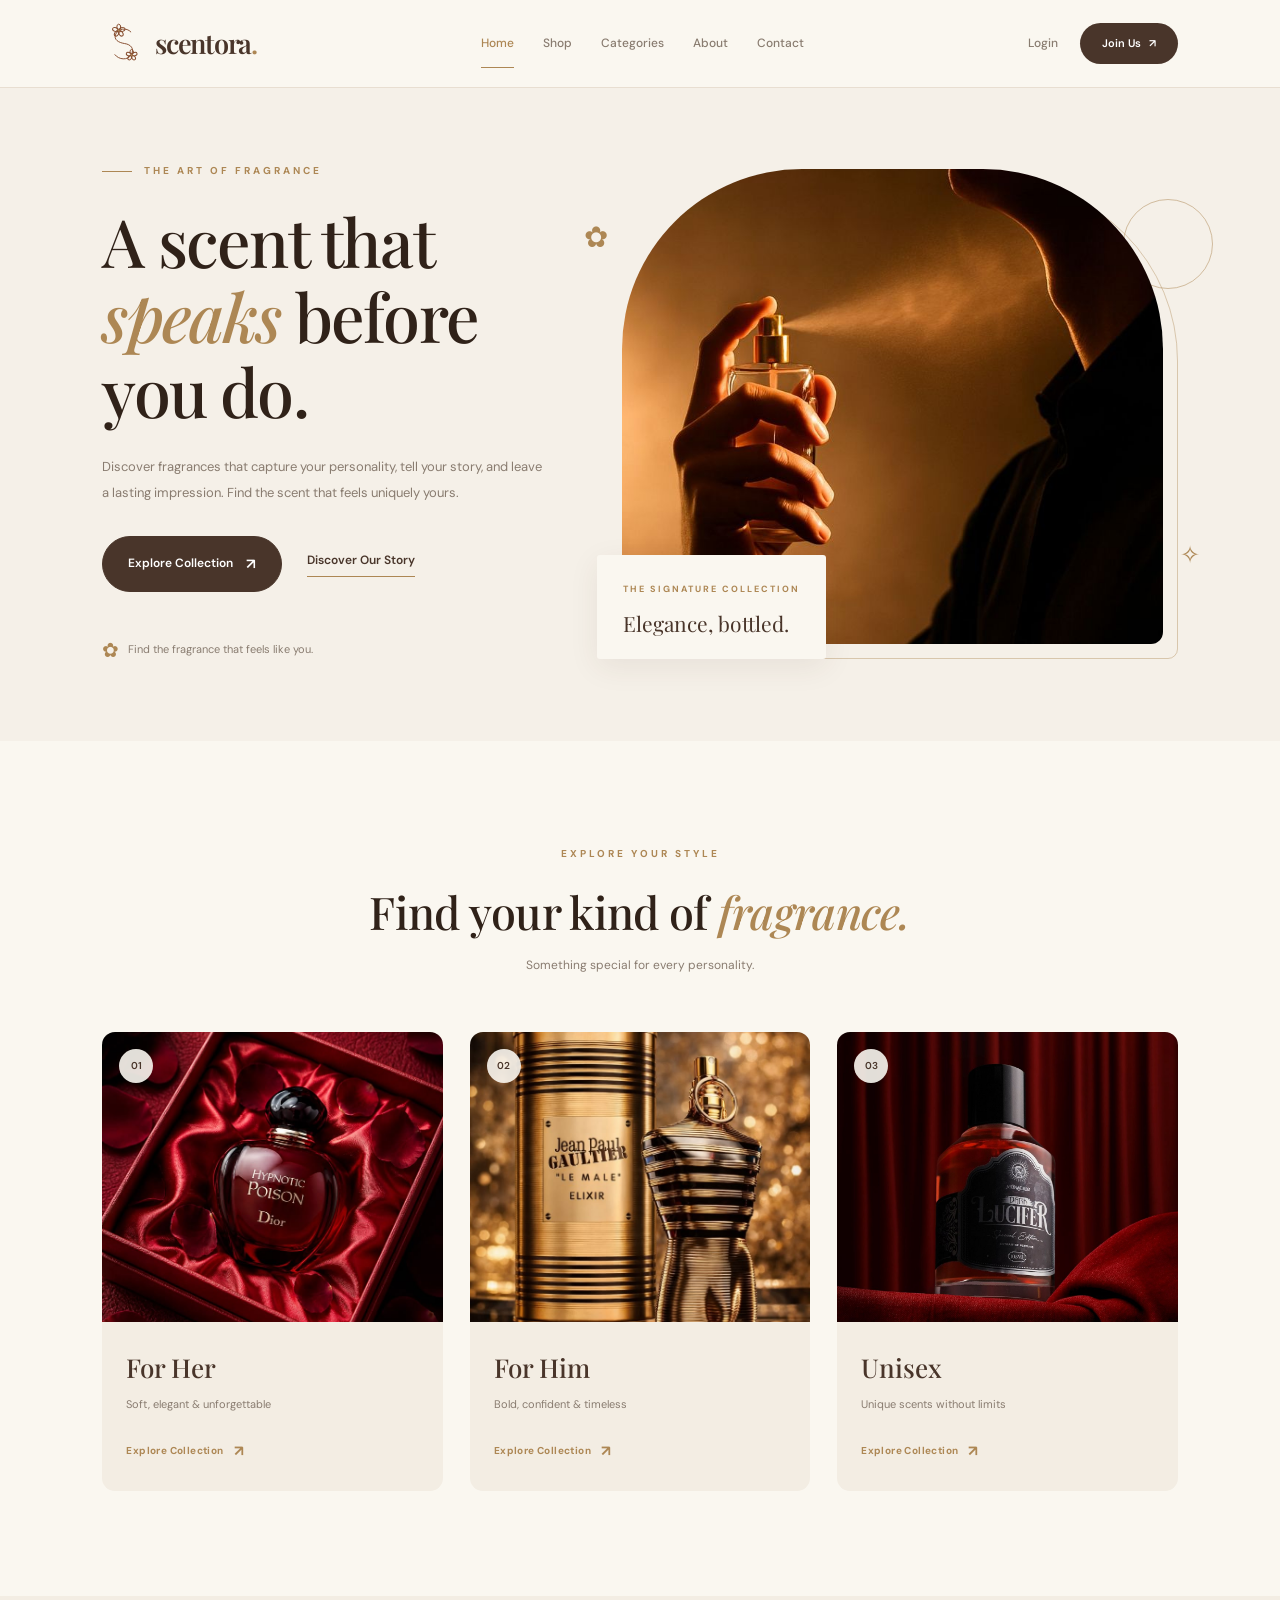
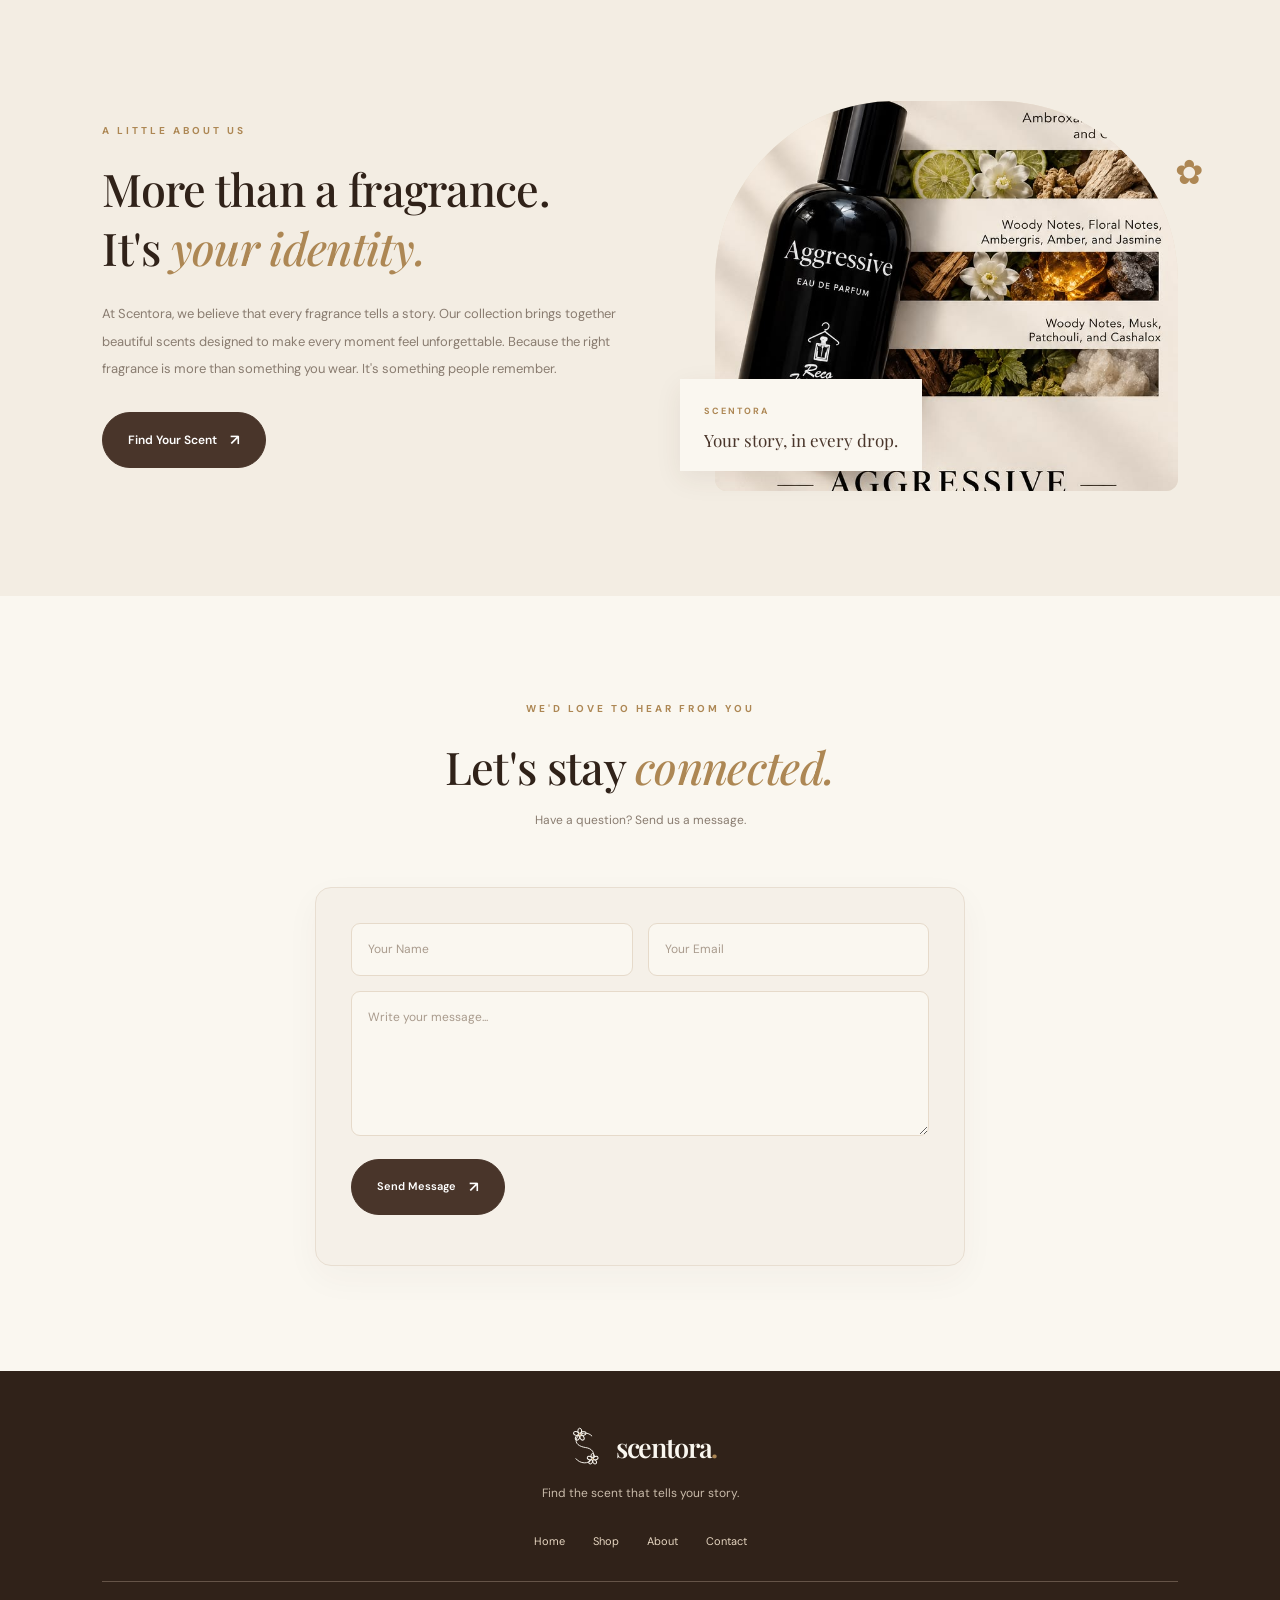
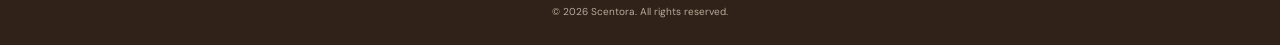
<file: index.html>
<!DOCTYPE html>
<html lang="en">

<head>
    <meta charset="UTF-8">
    <meta name="viewport" content="width=device-width, initial-scale=1.0">

    <title>Scentora | Discover Your Signature Scent</title>

    <link rel="preconnect" href="https://fonts.googleapis.com">
    <link rel="preconnect" href="https://fonts.gstatic.com" crossorigin>

    <link href="https://fonts.googleapis.com/css2?family=DM+Sans:wght@400;500;600;700&family=Playfair+Display:ital,wght@0,400;0,500;0,600;1,400;1,500&display=swap" rel="stylesheet">

    <link rel="stylesheet" href="css/common.css">
    <link rel="stylesheet" href="css/home.css">
</head>

<body>

    <!-- NAVIGATION -->
    <header class="navbar">

        <a href="index.html" class="brand">
            <svg class="brand-logo" viewBox="0 0 100 100"
                 fill="none" xmlns="http://www.w3.org/2000/svg">
                <g stroke="currentColor" stroke-width="2.2"
                   stroke-linecap="round" stroke-linejoin="round">

                    <path d="M67 23C57 12 38 15 32 28C26 41 39 48 52 50C67 52 76 62 68 76C60 90 39 88 30 76"/>

                    <g transform="translate(39 20)">
                        <ellipse cy="-8" rx="4.5" ry="7"/>
                        <ellipse cy="-8" rx="4.5" ry="7" transform="rotate(72)"/>
                        <ellipse cy="-8" rx="4.5" ry="7" transform="rotate(144)"/>
                        <ellipse cy="-8" rx="4.5" ry="7" transform="rotate(216)"/>
                        <ellipse cy="-8" rx="4.5" ry="7" transform="rotate(288)"/>
                        <circle r="2.3" fill="#AD8754" stroke="none"/>
                    </g>

                    <g transform="translate(69 77)">
                        <ellipse cy="-7" rx="4" ry="6"/>
                        <ellipse cy="-7" rx="4" ry="6" transform="rotate(72)"/>
                        <ellipse cy="-7" rx="4" ry="6" transform="rotate(144)"/>
                        <ellipse cy="-7" rx="4" ry="6" transform="rotate(216)"/>
                        <ellipse cy="-7" rx="4" ry="6" transform="rotate(288)"/>
                        <circle r="2" fill="#AD8754" stroke="none"/>
                    </g>

                </g>
            </svg>

            <span class="brand-name">scentora<span>.</span></span>
        </a>

        <nav class="nav-links">
            <a href="index.html" class="active">Home</a>
            <a href="shops.html">Shop</a>
            <a href="#categories">Categories</a>
            <a href="#about">About</a>
            <a href="#contact">Contact</a>
        </nav>

        <div class="nav-actions">
            <a href="login.html" class="login-link">Login</a>
            <a href="register.html" class="nav-button">Join Us <span>↗</span></a>
        </div>

    </header>


    <main>

        <!-- HERO -->
        <section class="hero">

            <div class="hero-content">

                <div class="hero-label">
                    <span class="label-line"></span>
                    THE ART OF FRAGRANCE
                </div>

                <h1>
                    A scent that
                    <span>speaks</span>
                    before you do.
                </h1>

                <p class="hero-description">
                    Discover fragrances that capture your personality,
                    tell your story, and leave a lasting impression.
                    Find the scent that feels uniquely yours.
                </p>

                <div class="hero-buttons">

                    <a href="shops.html" class="primary-button">
                        Explore Collection <span>↗</span>
                    </a>

                    <a href="#about" class="secondary-button">
                        Discover Our Story
                    </a>

                </div>

                <div class="hero-note">
                    <span class="note-flower">✿</span>
                    Find the fragrance that feels like you.
                </div>

            </div>


            <div class="hero-visual">

                <div class="hero-image-frame">
                    <img
                        src="assets/images/in13.jpg"
                        alt="Luxury perfume bottle"
                    >
                </div>

                <div class="image-caption">
                    <span>THE SIGNATURE COLLECTION</span>
                    <p>Elegance, bottled.</p>
                </div>

                <div class="hero-decoration hero-decoration-one"></div>
                <div class="hero-decoration hero-decoration-two"></div>

                <span class="floating-flower flower-one">✿</span>
                <span class="floating-flower flower-two">✧</span>

            </div>

        </section>


        <!-- CATEGORIES -->
        <section class="categories section-padding" id="categories">

            <div class="section-heading">

                <p class="eyebrow">EXPLORE YOUR STYLE</p>

                <h2>
                    Find your kind of
                    <span>fragrance.</span>
                </h2>

                <p>Something special for every personality.</p>

            </div>


            <div class="category-grid">

                <a href="shops.html?category=women#products"
                   class="category-card women">

                    <div class="category-image-wrapper">
                        <img
                            src="assets/images/in4.jpg"
                            alt="Women's perfume collection"
                            class="category-image"
                        >
                        <span class="category-number">01</span>
                    </div>

                    <div class="category-info">
                        <h3>For Her</h3>
                        <p>Soft, elegant & unforgettable</p>
                        <span>Explore Collection <b>↗</b></span>
                    </div>

                </a>


                <a href="shops.html?category=men#products"
                   class="category-card men">

                    <div class="category-image-wrapper">
                        <img
                            src="assets/images/in8.jpg"
                            alt="Men's perfume collection"
                            class="category-image"
                        >
                        <span class="category-number">02</span>
                    </div>

                    <div class="category-info">
                        <h3>For Him</h3>
                        <p>Bold, confident & timeless</p>
                        <span>Explore Collection <b>↗</b></span>
                    </div>

                </a>


                <a href="shops.html?category=unisex#products"
                   class="category-card unisex">

                    <div class="category-image-wrapper">
                        <img
                            src="assets/images/in12.jpg"
                            alt="Unisex perfume collection"
                            class="category-image"
                        >
                        <span class="category-number">03</span>
                    </div>

                    <div class="category-info">
                        <h3>Unisex</h3>
                        <p>Unique scents without limits</p>
                        <span>Explore Collection <b>↗</b></span>
                    </div>

                </a>

            </div>

        </section>


        <!-- ABOUT -->
        <section class="about section-padding" id="about">

            <div class="about-content">

                <p class="eyebrow">A LITTLE ABOUT US</p>

                <h2>
                    More than a fragrance.
                    <br>
                    It's <span>your identity.</span>
                </h2>

                <p>
                    At Scentora, we believe that every fragrance tells a story.
                    Our collection brings together beautiful scents designed
                    to make every moment feel unforgettable.
                    Because the right fragrance is more than something you wear.
                    It's something people remember.
                </p>

                <a href="shops.html" class="primary-button">
                    Find Your Scent <span>↗</span>
                </a>

            </div>


            <div class="about-decoration">

                <img
                    src="assets/images/in20.jpg"
                    alt="Scentora fragrance collection"
                >

                <div class="about-image-caption">
                    <span>SCENTORA</span>
                    <p>Your story, in every drop.</p>
                </div>

                <span class="about-flower">✿</span>

            </div>

        </section>


        <!-- CONTACT -->
        <section class="contact section-padding" id="contact">

            <div class="section-heading">

                <p class="eyebrow">WE'D LOVE TO HEAR FROM YOU</p>

                <h2>
                    Let's stay <span>connected.</span>
                </h2>

                <p>Have a question? Send us a message.</p>

            </div>


            <form class="contact-form" id="contactForm">

                <div class="form-row">

                    <input
                        type="text"
                        id="contactName"
                        placeholder="Your Name"
                        required
                    >

                    <input
                        type="email"
                        id="contactEmail"
                        placeholder="Your Email"
                        required
                    >

                </div>

                <textarea
                    id="contactMessage"
                    placeholder="Write your message..."
                    required
                ></textarea>

                <button type="submit" class="primary-button">
                    Send Message <span>↗</span>
                </button>

                <p id="formMessage" aria-live="polite"></p>

            </form>

        </section>

    </main>


    <!-- FOOTER -->
    <footer class="footer">

        <a href="index.html" class="brand footer-brand">

            <svg class="brand-logo" viewBox="0 0 100 100"
                 fill="none" xmlns="http://www.w3.org/2000/svg">
                <g stroke="currentColor" stroke-width="2.2"
                   stroke-linecap="round" stroke-linejoin="round">

                    <path d="M67 23C57 12 38 15 32 28C26 41 39 48 52 50C67 52 76 62 68 76C60 90 39 88 30 76"/>

                    <g transform="translate(39 20)">
                        <ellipse cy="-8" rx="4.5" ry="7"/>
                        <ellipse cy="-8" rx="4.5" ry="7" transform="rotate(72)"/>
                        <ellipse cy="-8" rx="4.5" ry="7" transform="rotate(144)"/>
                        <ellipse cy="-8" rx="4.5" ry="7" transform="rotate(216)"/>
                        <ellipse cy="-8" rx="4.5" ry="7" transform="rotate(288)"/>
                        <circle r="2.3" fill="#AD8754" stroke="none"/>
                    </g>

                    <g transform="translate(69 77)">
                        <ellipse cy="-7" rx="4" ry="6"/>
                        <ellipse cy="-7" rx="4" ry="6" transform="rotate(72)"/>
                        <ellipse cy="-7" rx="4" ry="6" transform="rotate(144)"/>
                        <ellipse cy="-7" rx="4" ry="6" transform="rotate(216)"/>
                        <ellipse cy="-7" rx="4" ry="6" transform="rotate(288)"/>
                        <circle r="2" fill="#AD8754" stroke="none"/>
                    </g>

                </g>
            </svg>

            <span class="brand-name">scentora<span>.</span></span>

        </a>


        <p class="footer-tagline">
            Find the scent that tells your story.
        </p>

        <div class="footer-links">
            <a href="index.html">Home</a>
            <a href="shops.html">Shop</a>
            <a href="#about">About</a>
            <a href="#contact">Contact</a>
        </div>

        <p class="copyright">
            © <span id="year"></span> Scentora. All rights reserved.
        </p>

    </footer>

<script src="js/auth.js"></script>
    <script src="js/home.js"></script>

</body>
</html>
</file>
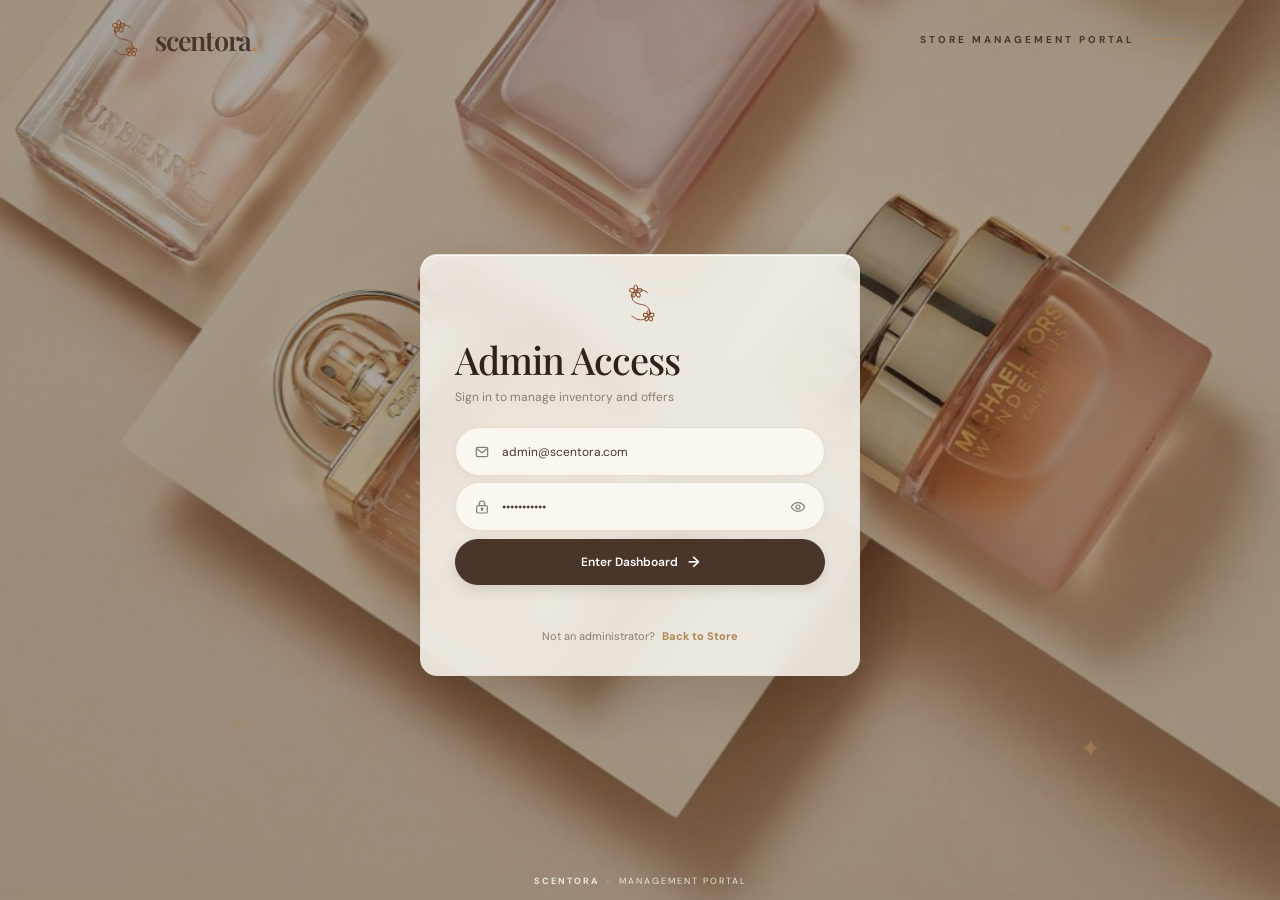
<file: admin-login.html>
<!DOCTYPE html>
<html lang="en">
<head>
    <meta charset="UTF-8">
    <meta name="viewport" content="width=device-width, initial-scale=1.0">
    <title>Admin Portal | Scentora</title>

    <link rel="stylesheet" href="css/auth.css">

    <link rel="preconnect" href="https://fonts.googleapis.com">
    <link rel="preconnect" href="https://fonts.gstatic.com" crossorigin>
    <link href="https://fonts.googleapis.com/css2?family=DM+Sans:wght@400;500;600;700&family=Playfair+Display:ital,wght@0,400;0,500;0,600;1,400;1,500&display=swap" rel="stylesheet">
</head>

<body class="login-page">

    <div class="background-overlay"></div>

    <header class="top-header">
        <a href="index.html" class="brand">
            <svg class="brand-logo" viewBox="0 0 100 100"
                 fill="none" xmlns="http://www.w3.org/2000/svg">
                <g stroke="currentColor" stroke-width="2.2"
                   stroke-linecap="round" stroke-linejoin="round">

                    <path d="M67 23C57 12 38 15 32 28C26 41 39 48 52 50C67 52 76 62 68 76C60 90 39 88 30 76"/>

                    <g transform="translate(39 20)">
                        <ellipse cy="-8" rx="4.5" ry="7"/>
                        <ellipse cy="-8" rx="4.5" ry="7" transform="rotate(72)"/>
                        <ellipse cy="-8" rx="4.5" ry="7" transform="rotate(144)"/>
                        <ellipse cy="-8" rx="4.5" ry="7" transform="rotate(216)"/>
                        <ellipse cy="-8" rx="4.5" ry="7" transform="rotate(288)"/>
                        <circle r="2.3" fill="#AD8754" stroke="none"/>
                    </g>

                    <g transform="translate(69 77)">
                        <ellipse cy="-7" rx="4" ry="6"/>
                        <ellipse cy="-7" rx="4" ry="6" transform="rotate(72)"/>
                        <ellipse cy="-7" rx="4" ry="6" transform="rotate(144)"/>
                        <ellipse cy="-7" rx="4" ry="6" transform="rotate(216)"/>
                        <ellipse cy="-7" rx="4" ry="6" transform="rotate(288)"/>
                        <circle r="2" fill="#AD8754" stroke="none"/>
                    </g>

                </g>
            </svg>

            <span class="brand-name">scentora<span>.</span></span>
        </a>

        <p class="header-tagline">Store Management Portal <span></span></p>
    </header>

    <main class="login-main">

        <div class="petal petal-one">✧</div>
        <div class="petal petal-two">✦</div>
        <div class="petal petal-three">✧</div>
        <div class="petal petal-four">✦</div>

        <section class="login-card">

            <div class="card-logo">
                <svg viewBox="0 0 100 100"
                     fill="none" xmlns="http://www.w3.org/2000/svg">
                    <g stroke="currentColor" stroke-width="2.2"
                       stroke-linecap="round" stroke-linejoin="round">

                        <path d="M67 23C57 12 38 15 32 28C26 41 39 48 52 50C67 52 76 62 68 76C60 90 39 88 30 76"/>

                        <g transform="translate(39 20)">
                            <ellipse cy="-8" rx="4.5" ry="7"/>
                            <ellipse cy="-8" rx="4.5" ry="7" transform="rotate(72)"/>
                            <ellipse cy="-8" rx="4.5" ry="7" transform="rotate(144)"/>
                            <ellipse cy="-8" rx="4.5" ry="7" transform="rotate(216)"/>
                            <ellipse cy="-8" rx="4.5" ry="7" transform="rotate(288)"/>
                            <circle r="2.3" fill="#AD8754" stroke="none"/>
                        </g>

                        <g transform="translate(69 77)">
                            <ellipse cy="-7" rx="4" ry="6"/>
                            <ellipse cy="-7" rx="4" ry="6" transform="rotate(72)"/>
                            <ellipse cy="-7" rx="4" ry="6" transform="rotate(144)"/>
                            <ellipse cy="-7" rx="4" ry="6" transform="rotate(216)"/>
                            <ellipse cy="-7" rx="4" ry="6" transform="rotate(288)"/>
                            <circle r="2" fill="#AD8754" stroke="none"/>
                        </g>

                    </g>
                </svg>
            </div>

            <h1>Admin Access</h1>
            <p class="card-subtitle">Sign in to manage inventory and offers</p>

            <form id="adminBypassForm" novalidate>

                <div class="input-field">
                    <span class="input-icon">
                        <svg viewBox="0 0 24 24" aria-hidden="true">
                            <rect x="3.5" y="5" width="17" height="14" rx="2"/>
                            <path d="M4 7L12 13L20 7"/>
                        </svg>
                    </span>

                    <input
                        type="email"
                        id="adminEmail"
                        value="admin@scentora.com"
                        placeholder="Admin Email"
                        autocomplete="email"
                    >
                </div>

                <div class="input-field password-field">
                    <span class="input-icon">
                        <svg viewBox="0 0 24 24" aria-hidden="true">
                            <rect x="4" y="10" width="16" height="11" rx="2"/>
                            <path d="M8 10V7a4 4 0 0 1 8 0v3"/>
                            <circle cx="12" cy="15" r="1.2"/>
                            <path d="M12 16.2V18"/>
                        </svg>
                    </span>

                    <input
                        type="password"
                        id="adminPassword"
                        value="scentora123"
                        placeholder="Admin Password"
                        autocomplete="current-password"
                    >

                    <button type="button" class="show-password" id="toggleAdminPassword" aria-label="Show password">
                        <svg viewBox="0 0 24 24" aria-hidden="true">
                            <path d="M2 12S5.5 5.5 12 5.5S22 12 22 12S18.5 18.5 12 18.5S2 12 2 12Z"/>
                            <circle cx="12" cy="12" r="3"/>
                        </svg>
                    </button>
                </div>

                <button type="submit" class="login-button" id="adminLoginButton">
                    <span>Enter Dashboard</span>
                    <span class="arrow">→</span>
                </button>

                <p class="login-message" id="adminLoginMessage" aria-live="polite"></p>

            </form>

            <p class="signup-text">
                Not an administrator?
                <a href="index.html">Back to Store</a>
            </p>

        </section>
    </main>

    <footer class="page-footer">
        <span>SCENTORA</span> &nbsp;·&nbsp; MANAGEMENT PORTAL
    </footer>

    <script>
        // Toggle password visibility
        const toggleBtn = document.getElementById("toggleAdminPassword");
        const passInput = document.getElementById("adminPassword");
        if (toggleBtn && passInput) {
            toggleBtn.addEventListener("click", () => {
                passInput.type = passInput.type === "password" ? "text" : "password";
            });
        }

        // Direct login without credential validation
        document.getElementById("adminBypassForm").addEventListener("submit", function (e) {
            e.preventDefault();
            localStorage.setItem("scentoraAdminLoggedIn", "true");
            sessionStorage.setItem("scentoraAdminLoggedIn", "true");
            window.location.href = "admin.html";
        });
    </script>
</body>
</html>
</file>
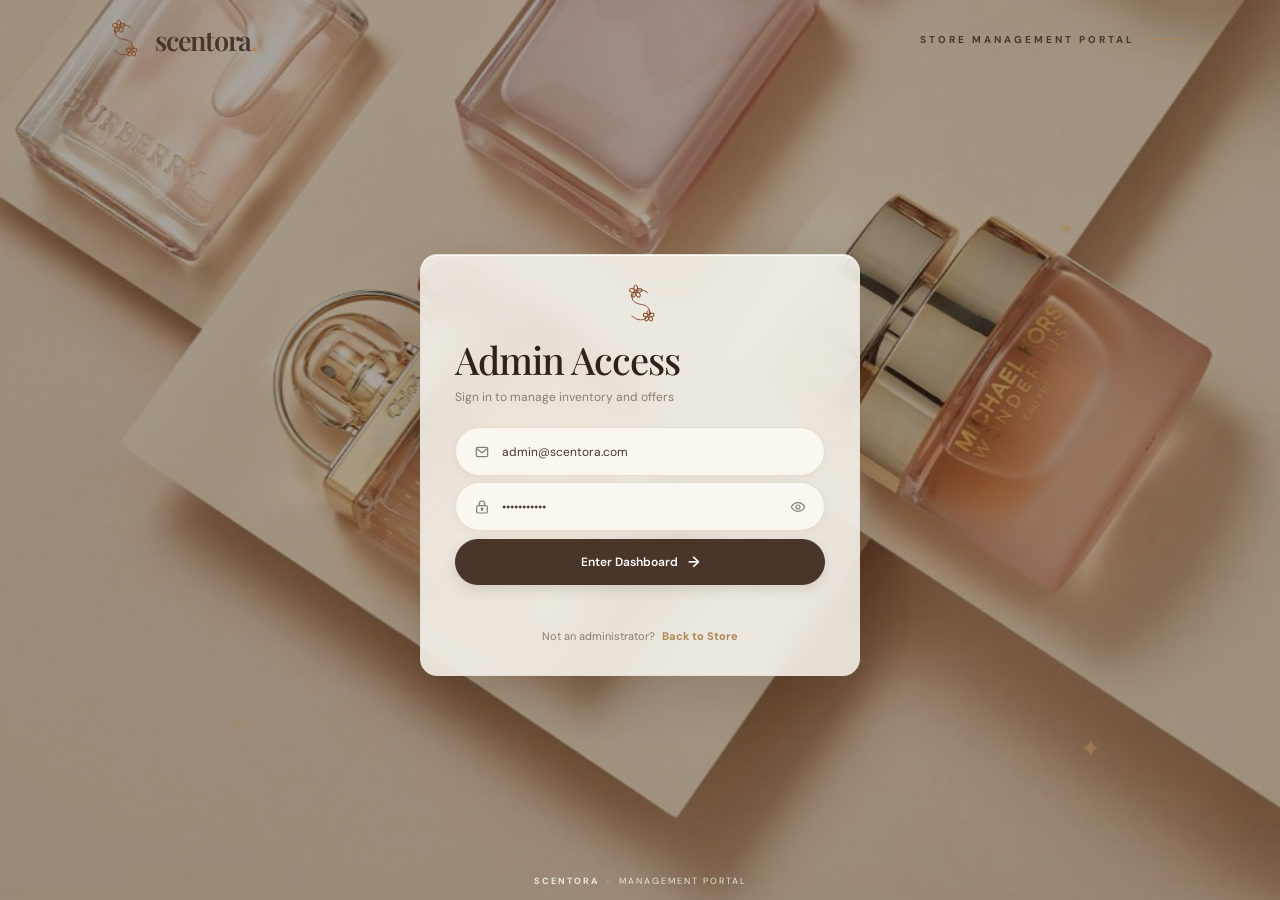
<file: admin-offers.html>
<!DOCTYPE html>
<html lang="en">
<head>
  <meta charset="UTF-8">
  <meta name="viewport" content="width=device-width, initial-scale=1.0">
  <title>Active Offers & Promo Codes | Scentora Admin</title>

  <link rel="preconnect" href="https://fonts.googleapis.com">
  <link rel="preconnect" href="https://fonts.gstatic.com" crossorigin>
  <link href="https://fonts.googleapis.com/css2?family=DM+Sans:wght@400;500;600;700&family=Playfair+Display:ital,wght@0,400;0,500;0,600;1,400;1,500&display=swap" rel="stylesheet">

  <link rel="stylesheet" href="css/admin.css">
  <style>
    .offers-grid {
      display: grid;
      grid-template-columns: repeat(auto-fill, minmax(280px, 1fr));
      gap: 20px;
      margin-top: 20px;
    }
    .offer-card {
      background: #FFFDF9;
      border: 1px solid #E8DED1;
      border-radius: 14px;
      padding: 22px;
      display: flex;
      flex-direction: column;
      justify-content: space-between;
      gap: 16px;
      box-shadow: 0 4px 14px rgba(73, 55, 44, 0.05);
    }
    .offer-card-top {
      display: flex;
      justify-content: space-between;
      align-items: center;
      gap: 10px;
    }
    .offer-code-tag {
      font-family: 'DM Sans', monospace;
      font-size: 18px;
      font-weight: 700;
      letter-spacing: 1.5px;
      color: #49372C;
      background: #F4EDE2;
      padding: 6px 12px;
      border-radius: 8px;
      border: 1px dashed #AD8754;
    }
    .offer-discount-pill {
      background: #75563F;
      color: #FFF;
      font-size: 12px;
      font-weight: 600;
      padding: 5px 12px;
      border-radius: 20px;
    }
    .offer-desc {
      color: #6E5D50;
      font-size: 14px;
      line-height: 1.5;
    }
    .offer-card-actions {
      display: flex;
      gap: 10px;
      padding-top: 12px;
      border-top: 1px solid #EFE6DA;
    }
    .offer-card-actions button {
      flex: 1;
      padding: 8px 12px;
      border-radius: 8px;
      border: 1px solid #D8C7B4;
      background: transparent;
      color: #49372C;
      cursor: pointer;
      font-size: 13px;
      font-weight: 500;
      transition: 0.2s;
    }
    .offer-card-actions button:hover {
      background: #75563F;
      color: #FFF;
      border-color: #75563F;
    }
    .offer-card-actions button.btn-del:hover {
      background: #A44E42;
      border-color: #A44E42;
      color: #FFF;
    }
  </style>
</head>
<body>

  <!-- Redirect to login if admin session isn't active -->
  <script>
    if (sessionStorage.getItem("scentoraAdminLoggedIn") !== "true") {
      window.location.href = "admin-login.html";
    }
  </script>

  <header class="navbar">
    <a href="admin.html" class="brand">
      <svg class="brand-logo" viewBox="0 0 100 100" fill="none" xmlns="http://www.w3.org/2000/svg">
        <g stroke="currentColor" stroke-width="2.2" stroke-linecap="round" stroke-linejoin="round">
          <path d="M67 23C57 12 38 15 32 28C26 41 39 48 52 50C67 52 76 62 68 76C60 90 39 88 30 76"/>
          <g transform="translate(39 20)">
            <ellipse cy="-8" rx="4.5" ry="7"/>
            <ellipse cy="-8" rx="4.5" ry="7" transform="rotate(72)"/>
            <ellipse cy="-8" rx="4.5" ry="7" transform="rotate(144)"/>
            <ellipse cy="-8" rx="4.5" ry="7" transform="rotate(216)"/>
            <ellipse cy="-8" rx="4.5" ry="7" transform="rotate(288)"/>
            <circle r="2.3" fill="#AD8754" stroke="none"/>
          </g>
          <g transform="translate(69 77)">
            <ellipse cy="-7" rx="4" ry="6"/>
            <ellipse cy="-7" rx="4" ry="6" transform="rotate(72)"/>
            <ellipse cy="-7" rx="4" ry="6" transform="rotate(144)"/>
            <ellipse cy="-7" rx="4" ry="6" transform="rotate(216)"/>
            <ellipse cy="-7" rx="4" ry="6" transform="rotate(288)"/>
            <circle r="2" fill="#AD8754" stroke="none"/>
          </g>
        </g>
      </svg>
      <span class="brand-name">scentora<span>.</span></span>
    </a>

    <div class="nav-actions">
      <a href="admin.html" class="secondary-button">← Back to Dashboard</a>
      <a href="shops.html" class="nav-button">View Storefront</a>
    </div>
  </header>

  <section class="page-banner">
    <p class="eyebrow">PROMOTIONS & DISCOUNTS</p>
    <h1>Active <span>Offers</span></h1>
    <p class="banner-sub">All promo codes here sync directly with Scentora checkout and storefront banners.</p>
  </section>

  <main class="admin-container">
    <section class="panel">
      <h2 id="offer-form-title">Create New Promo Code</h2>
      <form id="manage-offer-form">
        <!-- -1 indicates create mode; >= 0 holds array index when editing -->
        <input type="hidden" id="offer-edit-index" value="-1">
        <input type="text" id="manage-offer-code" placeholder="Promo Code (e.g. SCENT20)" required>
        <input type="number" id="manage-offer-discount" placeholder="Discount Percentage (e.g. 20)" min="1" max="90" required>
        <input type="text" id="manage-offer-desc" placeholder="Short Description (e.g. Selected Fragrances)">
        <div class="form-buttons">
          <button type="submit" id="save-offer-btn" class="nav-button">Save Offer</button>
          <button type="button" id="cancel-offer-edit" class="secondary-button" style="display:none;">Cancel</button>
        </div>
      </form>
    </section>

    <section class="panel">
      <div style="display:flex; justify-content:space-between; align-items:center;">
        <h2>Active Promo Codes (<span id="offers-page-count">0</span>)</h2>
      </div>
      <div id="offers-cards-container" class="offers-grid"></div>
    </section>
  </main>

  <footer class="footer">
    <p>Store Administration Portal</p>
    <p class="copyright" style="margin-top: 20px;">© 2026 Scentora. All rights reserved.</p>
  </footer>

  <script>
    const defaultOffers = [
      { code: "SCENT15", discount: 15, desc: "Welcome 15% Off" },
      { code: "LUXURY25", discount: 25, desc: "Selected Fragrances Special" }
    ];

    let offers = JSON.parse(localStorage.getItem("scentora_offers")) || [...defaultOffers];

    function renderOfferCards() {
      const container = document.getElementById("offers-cards-container");
      const countEl = document.getElementById("offers-page-count");
      countEl.textContent = offers.length;
      container.innerHTML = "";

      if (offers.length === 0) {
        container.innerHTML = `<p style="color:#75563F;">No active promo codes yet. Create one on the left.</p>`;
        return;
      }

      offers.forEach((offer, index) => {
        const card = document.createElement("div");
        card.className = "offer-card";
        card.innerHTML = `
          <div>
            <div class="offer-card-top">
              <span class="offer-code-tag">${offer.code}</span>
              <span class="offer-discount-pill">${offer.discount}% OFF</span>
            </div>
            <p class="offer-desc" style="margin-top: 12px;">${offer.desc || "Storewide Promotional Offer"}</p>
          </div>
          <div class="offer-card-actions">
            <button type="button" onclick="editOffer(${index})">Edit</button>
            <button type="button" class="btn-del" onclick="removeOffer(${index})">Delete</button>
          </div>
        `;
        container.appendChild(card);
      });
    }

    function editOffer(index) {
      const offer = offers[index];
      document.getElementById("offer-edit-index").value = index;
      document.getElementById("manage-offer-code").value = offer.code;
      document.getElementById("manage-offer-discount").value = offer.discount;
      document.getElementById("manage-offer-desc").value = offer.desc || "";
      document.getElementById("offer-form-title").textContent = "Edit Promo Code";
      document.getElementById("save-offer-btn").textContent = "Update Offer";
      document.getElementById("cancel-offer-edit").style.display = "inline-block";
    }

    function resetOfferForm() {
      document.getElementById("offer-edit-index").value = -1;
      document.getElementById("offer-form-title").textContent = "Create New Promo Code";
      document.getElementById("save-offer-btn").textContent = "Save Offer";
      document.getElementById("cancel-offer-edit").style.display = "none";
      document.getElementById("manage-offer-form").reset();
    }

    function removeOffer(index) {
      if (!confirm(`Delete promo code "${offers[index].code}"?`)) return;
      offers.splice(index, 1);
      localStorage.setItem("scentora_offers", JSON.stringify(offers));
      renderOfferCards();
    }

    document.getElementById("cancel-offer-edit").addEventListener("click", resetOfferForm);

    // Save changes to localStorage so cart checkout picks them up immediately
    document.getElementById("manage-offer-form").addEventListener("submit", (e) => {
      e.preventDefault();
      const code = document.getElementById("manage-offer-code").value.trim().toUpperCase();
      const discount = Number(document.getElementById("manage-offer-discount").value);
      const desc = document.getElementById("manage-offer-desc").value.trim();
      const editIndex = Number(document.getElementById("offer-edit-index").value);

      if (editIndex === -1) {
        offers.push({ code, discount, desc });
      } else {
        offers[editIndex] = { code, discount, desc };
        resetOfferForm();
      }

      localStorage.setItem("scentora_offers", JSON.stringify(offers));
      e.target.reset();
      renderOfferCards();
    });

    renderOfferCards();
  </script>
</body>
</html>
</file>
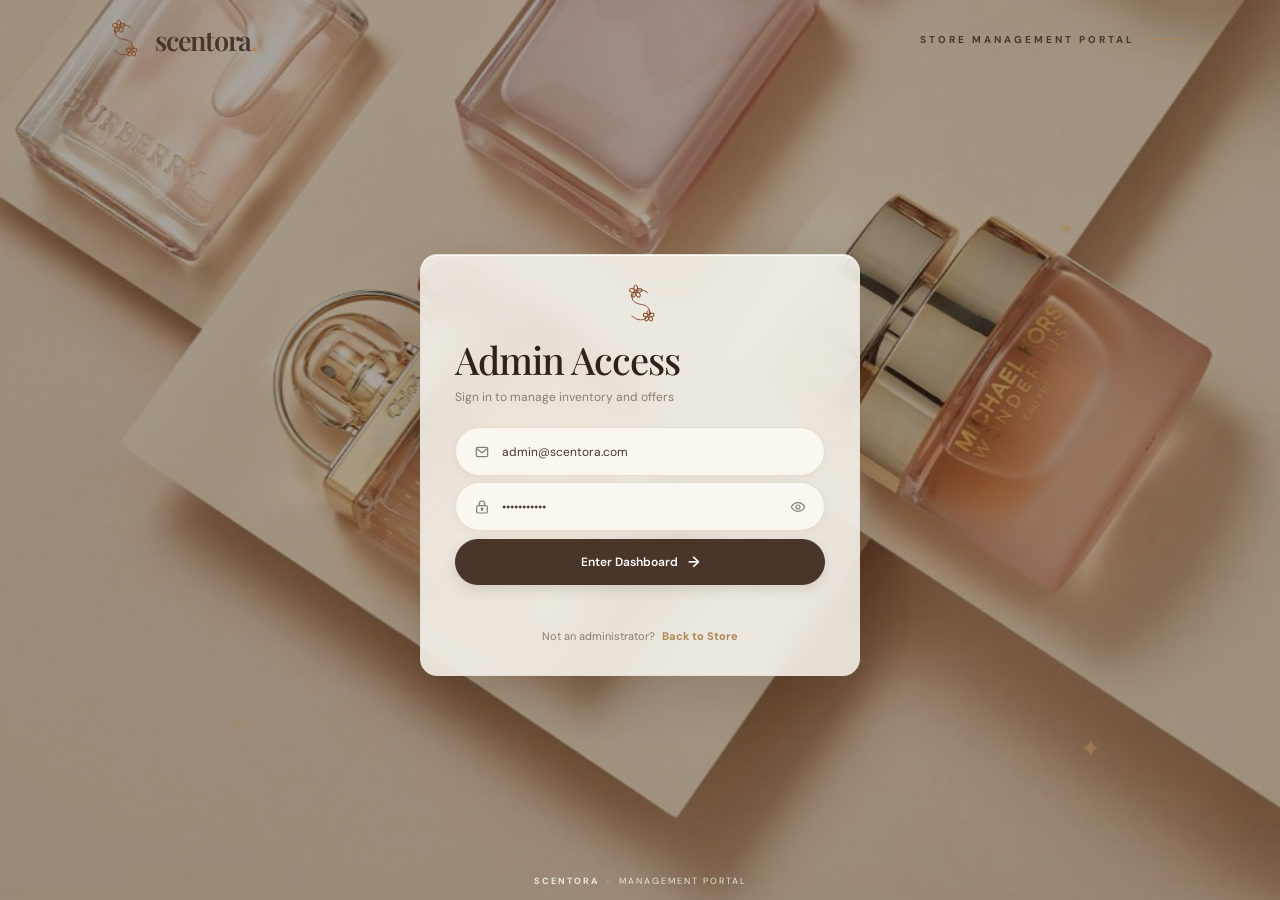
<file: admin-orders.html>
<!DOCTYPE html>
<html lang="en">
<head>
  <meta charset="UTF-8">
  <meta name="viewport" content="width=device-width, initial-scale=1.0">
  <title>Active Orders | Scentora Admin</title>

  <link rel="preconnect" href="https://fonts.googleapis.com">
  <link rel="preconnect" href="https://fonts.gstatic.com" crossorigin>
  <link href="https://fonts.googleapis.com/css2?family=DM+Sans:wght@400;500;600;700&family=Playfair+Display:ital,wght@0,400;0,500;0,600;1,400;1,500&display=swap" rel="stylesheet">

  <link rel="stylesheet" href="css/admin.css">
  <style>
    .brand {
      display: inline-flex;
      align-items: center;
      gap: 10px;
      flex-shrink: 0;
      text-decoration: none;
    }

    .brand-logo {
      width: 43px;
      height: 43px;
      color: #854B2C;
      display: block;
      transition: transform 0.5s ease;
    }

    .brand:hover .brand-logo {
      transform: rotate(-12deg);
    }

    .brand-name {
      color: #49352A;
      font-family: "Playfair Display", serif;
      font-size: 27px;
      font-weight: 600;
      letter-spacing: -1.3px;
      line-height: 1;
    }

    .brand-name > span {
      color: #AD8754;
    }

    .admin-badge-pill {
      display: inline-flex;
      align-items: center;
      background-color: #302219;
      color: #FAF7F0;
      border: 1.5px solid #AD8754;
      font-family: "DM Sans", sans-serif;
      font-size: 10px;
      font-weight: 700;
      letter-spacing: 2px;
      text-transform: uppercase;
      padding: 4px 11px;
      border-radius: 50px;
      margin-left: 6px;
      box-shadow: 0 4px 12px rgba(48, 34, 25, 0.22);
    }

    .orders-status-wrapper {
      max-width: 680px;
      margin: 0 auto 80px auto;
      padding: 0 20px;
    }

    .orders-status-card {
      text-align: center;
      padding: 56px 32px;
      border: 1px solid rgba(173, 135, 84, 0.28);
      border-radius: 12px;
      background: #ffffff;
      box-shadow: 0 10px 30px rgba(73, 55, 44, 0.05);
    }

    .orders-status-card h2 {
      font-family: 'Playfair Display', serif;
      font-size: 28px;
      font-weight: 500;
      margin: 12px 0;
      color: #2c221e;
    }

    .orders-status-card h2 span {
      color: #AD8754;
      font-weight: 600;
    }

    .orders-status-card p {
      font-size: 15px;
      color: #6b5e57;
      max-width: 440px;
      margin: 0 auto 28px auto;
      line-height: 1.6;
    }

    .orders-actions {
      display: flex;
      justify-content: center;
      gap: 14px;
      flex-wrap: wrap;
    }
  </style>
</head>
<body>

  <!-- Redirect to login if admin session isn't active -->
  <script>
    const isAdminLoggedIn = sessionStorage.getItem("scentoraAdminLoggedIn") === "true";
    if (!isAdminLoggedIn) {
      window.location.href = "admin-login.html";
    }
  </script>

  <header class="navbar">
    <a href="admin.html" class="brand">
      <svg class="brand-logo" viewBox="0 0 100 100" fill="none" xmlns="http://www.w3.org/2000/svg">
        <g stroke="currentColor" stroke-width="2.2" stroke-linecap="round" stroke-linejoin="round">
          <path d="M67 23C57 12 38 15 32 28C26 41 39 48 52 50C67 52 76 62 68 76C60 90 39 88 30 76"/>
          <g transform="translate(39 20)">
            <ellipse cy="-8" rx="4.5" ry="7"/>
            <ellipse cy="-8" rx="4.5" ry="7" transform="rotate(72)"/>
            <ellipse cy="-8" rx="4.5" ry="7" transform="rotate(144)"/>
            <ellipse cy="-8" rx="4.5" ry="7" transform="rotate(216)"/>
            <ellipse cy="-8" rx="4.5" ry="7" transform="rotate(288)"/>
            <circle r="2.3" fill="#AD8754" stroke="none"/>
          </g>
          <g transform="translate(69 77)">
            <ellipse cy="-7" rx="4" ry="6"/>
            <ellipse cy="-7" rx="4" ry="6" transform="rotate(72)"/>
            <ellipse cy="-7" rx="4" ry="6" transform="rotate(144)"/>
            <ellipse cy="-7" rx="4" ry="6" transform="rotate(216)"/>
            <ellipse cy="-7" rx="4" ry="6" transform="rotate(288)"/>
            <circle r="2" fill="#AD8754" stroke="none"/>
          </g>
        </g>
      </svg>
      <span class="brand-name">scentora<span>.</span></span>
      <span class="admin-badge-pill">ADMIN</span>
    </a>

    <div class="nav-actions" id="admin-nav-actions">
      <a href="admin.html" class="secondary-button">← Back to Dashboard</a>
      <button type="button" id="admin-auth-btn" class="nav-button">Log Out</button>
    </div>
  </header>

  <section class="page-banner">
    <p class="eyebrow">ORDER MANAGEMENT</p>
    <h1>Active <span>Orders</span></h1>
    <p class="banner-sub">Monitor incoming customer checkouts across Scentora.</p>
  </section>

  <main class="orders-status-wrapper">
    <div class="orders-status-card">
      <p class="eyebrow">CURRENT QUEUE</p>
      <h2 id="orders-message">You currently have <span>0</span> active orders.</h2>
      <p id="orders-subtext">Customer orders submitted through the shopping bag will appear here once full order tracking is connected.</p>

      <div class="orders-actions">
        <a href="admin.html" class="nav-button">Return to Dashboard</a>
        <button type="button" id="reset-orders-btn" class="secondary-button">Reset Counter</button>
      </div>
    </div>
  </main>

  <footer class="footer">
    <a href="admin.html" class="brand footer-brand">
      <svg class="brand-logo" viewBox="0 0 100 100" fill="none" xmlns="http://www.w3.org/2000/svg">
        <g stroke="currentColor" stroke-width="2.2" stroke-linecap="round" stroke-linejoin="round">
          <path d="M67 23C57 12 38 15 32 28C26 41 39 48 52 50C67 52 76 62 68 76C60 90 39 88 30 76"/>
          <g transform="translate(39 20)">
            <ellipse cy="-8" rx="4.5" ry="7"/>
            <ellipse cy="-8" rx="4.5" ry="7" transform="rotate(72)"/>
            <ellipse cy="-8" rx="4.5" ry="7" transform="rotate(144)"/>
            <ellipse cy="-8" rx="4.5" ry="7" transform="rotate(216)"/>
            <ellipse cy="-8" rx="4.5" ry="7" transform="rotate(288)"/>
            <circle r="2.3" fill="#AD8754" stroke="none"/>
          </g>
          <g transform="translate(69 77)">
            <ellipse cy="-7" rx="4" ry="6"/>
            <ellipse cy="-7" rx="4" ry="6" transform="rotate(72)"/>
            <ellipse cy="-7" rx="4" ry="6" transform="rotate(144)"/>
            <ellipse cy="-7" rx="4" ry="6" transform="rotate(216)"/>
            <ellipse cy="-7" rx="4" ry="6" transform="rotate(288)"/>
            <circle r="2" fill="#AD8754" stroke="none"/>
          </g>
        </g>
      </svg>
      <span class="brand-name">scentora<span>.</span></span>
    </a>
    <p>Store Administration Portal</p>
    <p class="copyright" style="margin-top: 20px;">© 2026 Scentora. All rights reserved.</p>
  </footer>

  <script>
    const authBtn = document.getElementById("admin-auth-btn");
    if (sessionStorage.getItem("scentoraAdminLoggedIn") === "true") {
      authBtn.textContent = "Log Out";
      authBtn.onclick = function () {
        sessionStorage.removeItem("scentoraAdminLoggedIn");
        window.location.href = "admin-login.html";
      };
    } else {
      authBtn.textContent = "Log In";
      authBtn.onclick = function () {
        window.location.href = "admin-login.html";
      };
    }

    // Read active order count from localStorage
    function renderOrdersMessage() {
      const count = parseInt(localStorage.getItem("scentoraActiveOrders")) || 0;
      const msgEl = document.getElementById("orders-message");
      const label = count === 1 ? "active order" : "active orders";
      msgEl.innerHTML = `You currently have <span>${count}</span> ${label}.`;
    }

    document.addEventListener("DOMContentLoaded", renderOrdersMessage);

    // Sync count automatically if updated from another tab
    window.addEventListener("storage", function (e) {
      if (e.key === "scentoraActiveOrders") {
        renderOrdersMessage();
      }
    });

    document.getElementById("reset-orders-btn").addEventListener("click", function () {
      localStorage.setItem("scentoraActiveOrders", "0");
      renderOrdersMessage();
    });
  </script>

</body>
</html>
</file>
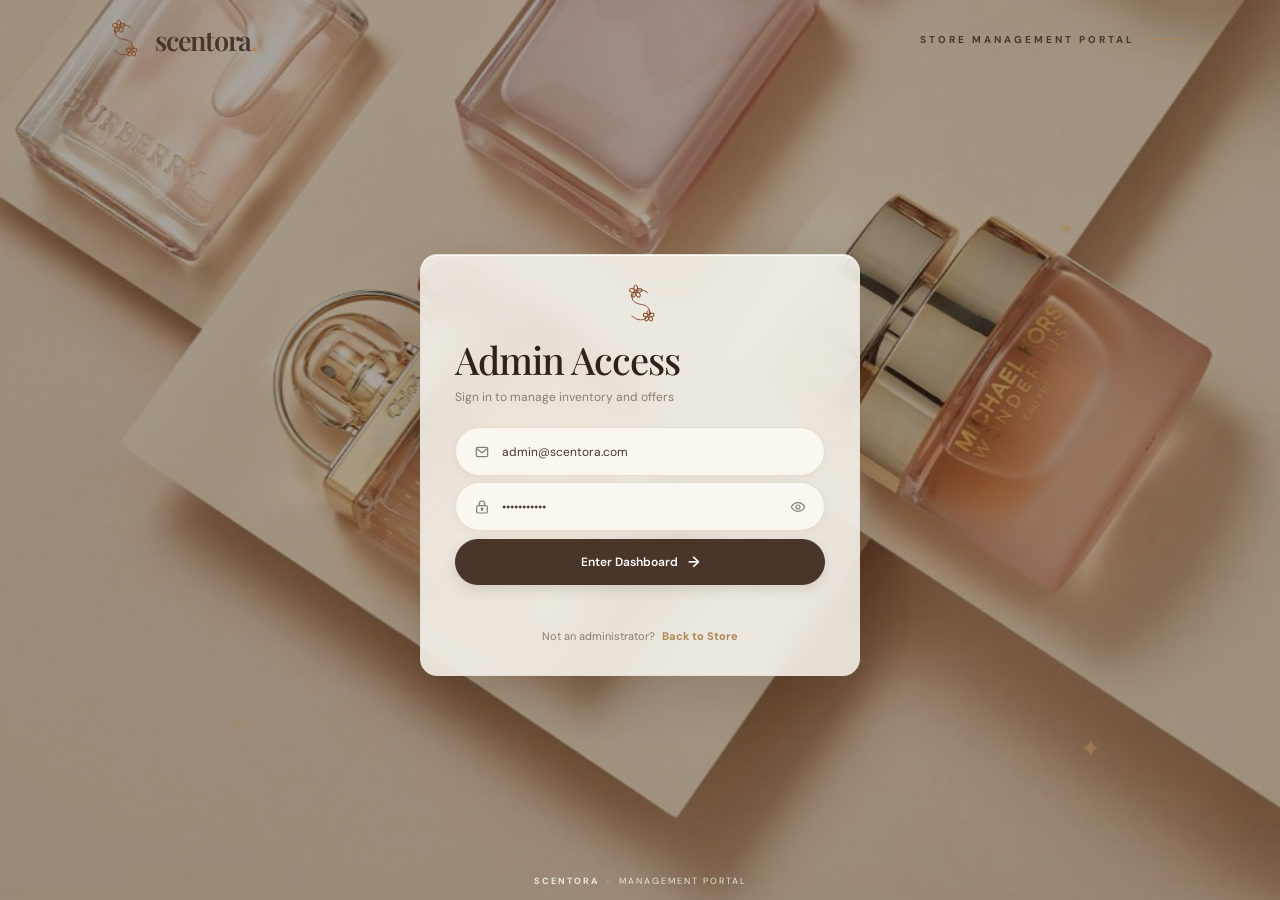
<file: admin-shop.html>
<!DOCTYPE html>
<html lang="en">

<head>
    <meta charset="UTF-8">
    <meta name="viewport" content="width=device-width, initial-scale=1.0">
    <title>Admin Catalog | Scentora</title>

    <link rel="preconnect" href="https://fonts.googleapis.com">
    <link rel="preconnect" href="https://fonts.gstatic.com" crossorigin>
    <link href="https://fonts.googleapis.com/css2?family=DM+Sans:wght@400;500;600;700&family=Playfair+Display:ital,wght@0,400;0,500;0,600;1,400;1,500&display=swap" rel="stylesheet">

    <link rel="stylesheet" href="css/common.css">
    <link rel="stylesheet" href="css/home.css">
    <link rel="stylesheet" href="css/shop.css">
    <style>
        .admin-badge-pill {
            display: inline-flex;
            align-items: center;
            background-color: #302219;
            color: #FAF7F0;
            border: 1.5px solid #AD8754;
            font-family: "DM Sans", sans-serif;
            font-size: 10px;
            font-weight: 700;
            letter-spacing: 2px;
            text-transform: uppercase;
            padding: 4px 11px;
            border-radius: 50px;
            margin-left: 6px;
            box-shadow: 0 4px 12px rgba(48, 34, 25, 0.22);
        }

        .secondary-nav-btn {
            min-height: 40px;
            padding: 0 16px;
            border: 1px solid var(--dark-beige);
            border-radius: var(--radius-pill);
            background-color: var(--white);
            color: var(--brown);
            font-size: 13px;
            font-weight: 600;
            display: inline-flex;
            align-items: center;
            white-space: nowrap;
            transition: all 0.2s ease;
        }

        .secondary-nav-btn:hover {
            border-color: var(--gold);
            color: var(--gold);
        }

        .delete-card-btn {
            position: absolute;
            top: 14px;
            right: 14px;
            z-index: 2;
            width: 34px;
            height: 34px;
            border-radius: 50%;
            border: none;
            background-color: rgba(255, 253, 249, 0.95);
            color: var(--danger);
            font-size: 14px;
            font-weight: 700;
            box-shadow: 0 3px 10px rgba(0, 0, 0, 0.15);
            display: flex;
            align-items: center;
            justify-content: center;
            transition: all 0.2s ease;
        }

        .delete-card-btn:hover {
            background-color: var(--danger);
            color: var(--white);
            transform: scale(1.08);
        }

        .edit-modal-overlay {
            display: none;
            position: fixed;
            inset: 0;
            background-color: rgba(40, 28, 20, 0.55);
            z-index: 1200;
            align-items: center;
            justify-content: center;
            padding: 20px;
        }

        .edit-modal-overlay.show {
            display: flex;
        }

        .edit-modal {
            background-color: var(--light-cream);
            width: 100%;
            max-width: 460px;
            border-radius: var(--radius-md);
            padding: 30px;
            border: 1px solid var(--border);
            box-shadow: 0 15px 40px rgba(0, 0, 0, 0.22);
        }

        .edit-modal-header {
            display: flex;
            justify-content: space-between;
            align-items: center;
            margin-bottom: 20px;
            padding-bottom: 12px;
            border-bottom: 1px solid var(--border);
        }

        .edit-modal-header h2 {
            margin: 0;
            font-family: "Playfair Display", serif;
            font-size: 24px;
            color: var(--brown);
        }

        .edit-modal form {
            display: flex;
            flex-direction: column;
            gap: 14px;
        }

        .edit-modal label {
            display: block;
            font-size: 12px;
            font-weight: 600;
            color: var(--medium-brown);
            margin-bottom: 4px;
        }

        .edit-modal input,
        .edit-modal select {
            width: 100%;
            padding: 12px 14px;
            border: 1px solid var(--dark-beige);
            border-radius: 10px;
            background-color: var(--white);
            color: var(--brown);
            font-size: 14px;
            outline: none;
        }

        .edit-modal input[type="file"] {
            padding: 9px 10px;
            font-size: 13px;
            cursor: pointer;
        }

        .edit-modal input:focus,
        .edit-modal select:focus {
            border-color: var(--gold);
        }

        .modal-grid-row {
            display: grid;
            grid-template-columns: 1fr 1fr;
            gap: 12px;
        }

        .modal-btn-row {
            display: flex;
            gap: 10px;
            margin-top: 8px;
        }

        .modal-btn-row button {
            flex: 1;
            padding: 13px;
            border-radius: var(--radius-pill);
            border: none;
            font-size: 14px;
            font-weight: 600;
            transition: all 0.2s ease;
        }

        .btn-cancel {
            background-color: var(--beige);
            color: var(--brown);
        }

        .btn-cancel:hover {
            background-color: var(--dark-beige);
        }

        .btn-save {
            background-color: var(--brown);
            color: var(--white);
        }

        .btn-save:hover {
            background-color: var(--gold);
        }
    </style>
</head>

<body>

    <!-- Redirect if not authenticated as admin -->
    <script>
        if (sessionStorage.getItem("scentoraAdminLoggedIn") !== "true") {
            window.location.href = "admin-login.html";
        }
    </script>

    <header class="navbar">
        <a href="admin-shop.html" class="brand">
            <svg class="brand-logo" viewBox="0 0 100 100" fill="none" xmlns="http://www.w3.org/2000/svg" aria-hidden="true">
                <g stroke="currentColor" stroke-width="2.2" stroke-linecap="round" stroke-linejoin="round">
                    <path d="M67 23C57 12 38 15 32 28C26 41 39 48 52 50C67 52 76 62 68 76C60 90 39 88 30 76"/>
                    <g transform="translate(39 20)">
                        <ellipse cy="-8" rx="4.5" ry="7"/>
                        <ellipse cy="-8" rx="4.5" ry="7" transform="rotate(72)"/>
                        <ellipse cy="-8" rx="4.5" ry="7" transform="rotate(144)"/>
                        <ellipse cy="-8" rx="4.5" ry="7" transform="rotate(216)"/>
                        <ellipse cy="-8" rx="4.5" ry="7" transform="rotate(288)"/>
                        <circle r="2.3" fill="#AD8754" stroke="none"/>
                    </g>
                    <g transform="translate(69 77)">
                        <ellipse cy="-7" rx="4" ry="6"/>
                        <ellipse cy="-7" rx="4" ry="6" transform="rotate(72)"/>
                        <ellipse cy="-7" rx="4" ry="6" transform="rotate(144)"/>
                        <ellipse cy="-7" rx="4" ry="6" transform="rotate(216)"/>
                        <ellipse cy="-7" rx="4" ry="6" transform="rotate(288)"/>
                        <circle r="2" fill="#AD8754" stroke="none"/>
                    </g>
                </g>
            </svg>
            <span class="brand-name">scentora<span>.</span></span>
            <span class="admin-badge-pill">ADMIN</span>
        </a>

        <nav class="nav-links" aria-label="Main Navigation">
            <a href="admin.html">Dashboard</a>
            <a href="admin-shop.html" class="active">Shop</a>
            <a href="#products" class="nav-cat-btn" data-nav-category="Women">Women</a>
            <a href="#products" class="nav-cat-btn" data-nav-category="Men">Men</a>
            <a href="#products" class="nav-cat-btn" data-nav-category="Unisex">Unisex</a>
            <a href="shops.html" target="_blank">Preview Shop</a>
        </nav>

        <div class="nav-actions">
            <button type="button" class="secondary-nav-btn" id="resetDefaultBtn">Reset Default</button>
            <button type="button" class="cart-button" id="addFragranceBtn">+ Add Fragrance</button>
        </div>
    </header>

    <main>
        <section class="hero">
            <div class="hero-content">
                <div class="hero-label">
                    <span class="label-line"></span>
                    THE ART OF FRAGRANCE
                </div>
                <h1>Discover your <span>signature scent.</span></h1>
                <p class="hero-description">
                    Explore fragrances that capture your personality, tell your story, and leave a lasting impression.
                </p>
                <div class="hero-buttons">
                    <a href="#products" class="primary-button">
                        Explore Collection <span aria-hidden="true">↗</span>
                    </a>
                </div>
            </div>
        </section>

        <section class="products-section section-padding" id="products">
            <div class="section-heading">
                <p id="productCount" aria-live="polite">Discover our collection.</p>
            </div>

            <div class="shop-toolbar">
                <div class="search-container">
                    <input
                        type="search"
                        id="searchInput"
                        placeholder="Search by perfume, brand, or category..."
                        aria-label="Search fragrances"
                    >
                    <button type="button" id="clearSearch" hidden>Clear</button>
                </div>

                <div class="filters">
                    <div class="categories" role="group" aria-label="Filter by category">
                        <button type="button" class="category-btn active" data-category="All" aria-pressed="true">All Perfumes</button>
                        <button type="button" class="category-btn" data-category="Women" aria-pressed="false">Women</button>
                        <button type="button" class="category-btn" data-category="Men" aria-pressed="false">Men</button>
                        <button type="button" class="category-btn" data-category="Unisex" aria-pressed="false">Unisex</button>
                        <button type="button" class="category-btn" data-category="Offers" aria-pressed="false">Special Offers</button>
                    </div>

                    <div class="sort-controls">
                        <select id="sortSelect" aria-label="Sort products">
                            <option value="default">Sort by: Featured</option>
                            <option value="low-high">Price: Low to High</option>
                            <option value="high-low">Price: High to Low</option>
                            <option value="name">Name: A to Z</option>
                        </select>
                        <button type="button" id="resetFilters">Reset</button>
                    </div>
                </div>
            </div>

            <!-- Populated dynamically by admin-shop.js -->
            <div class="products-grid" id="productsGrid"></div>

            <div class="no-products" id="noProducts" hidden>
                <h3>No fragrances found</h3>
                <p>Try adjusting your search or resetting the active filters.</p>
            </div>
        </section>
    </main>

    <!-- Shared modal for adding and editing fragrances (hidden #editProductId tracks edit mode) -->
    <div class="edit-modal-overlay" id="editModalOverlay">
        <div class="edit-modal">
            <div class="edit-modal-header">
                <h2 id="modalHeading">Edit Fragrance</h2>
                <button type="button" class="close-btn" id="closeEditModal" aria-label="Close modal">&times;</button>
            </div>

            <form id="adminShopForm">
                <input type="hidden" id="editProductId">

                <div>
                    <label for="editName">Perfume Name</label>
                    <input type="text" id="editName" placeholder="e.g. Prada Milano" required>
                </div>

                <div class="modal-grid-row">
                    <div>
                        <label for="editCategory">Category</label>
                        <select id="editCategory" required>
                            <option value="Women">Women</option>
                            <option value="Men">Men</option>
                            <option value="Unisex">Unisex</option>
                        </select>
                    </div>

                    <div>
                        <label for="editPrice">Price (EGP)</label>
                        <input type="number" id="editPrice" min="1" required>
                    </div>
                </div>

                <div class="modal-grid-row">
                    <div>
                        <label for="editOldPrice">Old Price (Optional)</label>
                        <input type="number" id="editOldPrice" min="0" placeholder="0">
                    </div>

                    <div>
                        <label for="editImageFile">Upload Image</label>
                        <input type="file" id="editImageFile" accept="image/*">
                    </div>
                </div>

                <div id="imagePreviewWrap" style="display: none; text-align: center;">
                    <img id="editImagePreview" src="" alt="Preview" style="width: 84px; height: 105px; object-fit: cover; border-radius: 10px; border: 1px solid var(--border);">
                </div>

                <div class="modal-btn-row">
                    <button type="button" class="btn-cancel" id="cancelEditModal">Cancel</button>
                    <button type="submit" class="btn-save">Save &amp; Sync to Shop</button>
                </div>
            </form>
        </div>
    </div>

    <div class="toast" id="toast" role="status" aria-live="polite"></div>

    <section class="offer-banner">
        <p class="eyebrow">A LITTLE SOMETHING SPECIAL</p>
        <h2>Special Offers</h2>
        <p id="shopOfferBannerText">Enjoy up to 25% OFF on selected fragrances!</p>
    </section>

    <footer class="footer">
        <a href="admin-shop.html" class="brand footer-brand">
            <svg class="brand-logo" viewBox="0 0 100 100" fill="none" xmlns="http://www.w3.org/2000/svg" aria-hidden="true">
                <g stroke="currentColor" stroke-width="2.2" stroke-linecap="round" stroke-linejoin="round">
                    <path d="M67 23C57 12 38 15 32 28C26 41 39 48 52 50C67 52 76 62 68 76C60 90 39 88 30 76"/>
                    <g transform="translate(39 20)">
                        <ellipse cy="-8" rx="4.5" ry="7"/>
                        <ellipse cy="-8" rx="4.5" ry="7" transform="rotate(72)"/>
                        <ellipse cy="-8" rx="4.5" ry="7" transform="rotate(144)"/>
                        <ellipse cy="-8" rx="4.5" ry="7" transform="rotate(216)"/>
                        <ellipse cy="-8" rx="4.5" ry="7" transform="rotate(288)"/>
                        <circle r="2.3" fill="#AD8754" stroke="none"/>
                    </g>
                    <g transform="translate(69 77)">
                        <ellipse cy="-7" rx="4" ry="6"/>
                        <ellipse cy="-7" rx="4" ry="6" transform="rotate(72)"/>
                        <ellipse cy="-7" rx="4" ry="6" transform="rotate(144)"/>
                        <ellipse cy="-7" rx="4" ry="6" transform="rotate(216)"/>
                        <ellipse cy="-7" rx="4" ry="6" transform="rotate(288)"/>
                        <circle r="2" fill="#AD8754" stroke="none"/>
                    </g>
                </g>
            </svg>
            <span class="brand-name">scentora<span>.</span></span>
        </a>

        <p class="footer-tagline">Find the scent that tells your story.</p>

        <div class="footer-links">
            <a href="admin.html">Dashboard</a>
            <a href="admin-shop.html">Shop</a>
            <a href="shops.html" target="_blank">User Shop</a>
        </div>

        <p class="copyright">© <span id="year"></span> Scentora. All rights reserved.</p>
    </footer>

    <script src="js/products.js"></script>
    <script src="js/admin-shop.js"></script>
    <script>
        document.getElementById("year").textContent = new Date().getFullYear();
    </script>
</body>

</html>
</file>
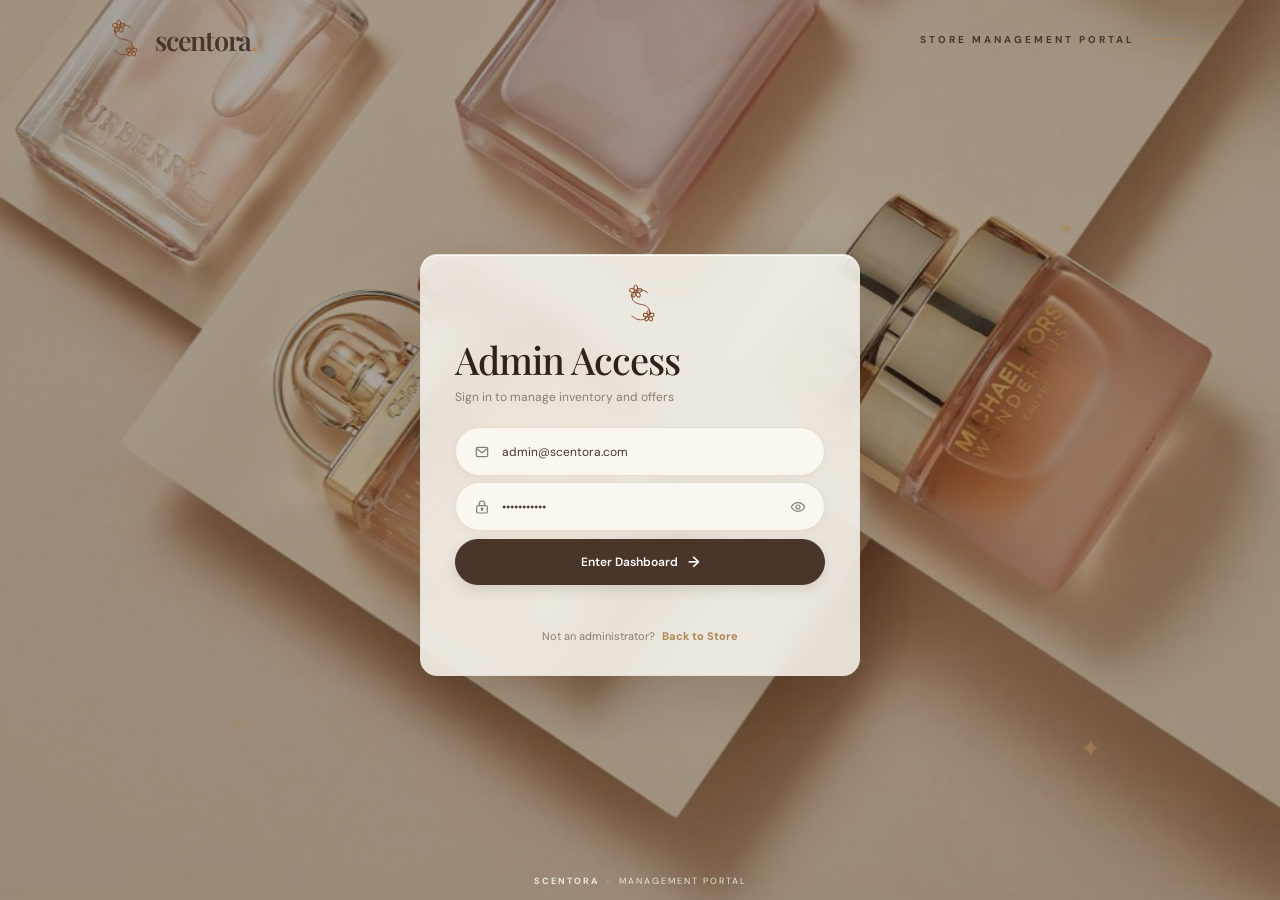
<file: admin.html>
<!DOCTYPE html>
<html lang="en">
<head>
  <meta charset="UTF-8">
  <meta name="viewport" content="width=device-width, initial-scale=1.0">
  <title>Admin Dashboard | Scentora</title>

  <link rel="preconnect" href="https://fonts.googleapis.com">
  <link rel="preconnect" href="https://fonts.gstatic.com" crossorigin>
  <link href="https://fonts.googleapis.com/css2?family=DM+Sans:wght@400;500;600;700&family=Playfair+Display:ital,wght@0,400;0,500;0,600;1,400;1,500&display=swap" rel="stylesheet">

  <link rel="stylesheet" href="css/admin.css">
  <style>
    .brand {
      display: inline-flex;
      align-items: center;
      gap: 10px;
      flex-shrink: 0;
      text-decoration: none;
    }

    .brand-logo {
      width: 43px;
      height: 43px;
      color: #854B2C;
      display: block;
      transition: transform 0.5s ease;
    }

    .brand:hover .brand-logo {
      transform: rotate(-12deg);
    }

    .brand-name {
      color: #49352A;
      font-family: "Playfair Display", serif;
      font-size: 27px;
      font-weight: 600;
      letter-spacing: -1.3px;
      line-height: 1;
    }

    .brand-name > span {
      color: #AD8754;
    }

    .admin-badge-pill {
      display: inline-flex;
      align-items: center;
      background-color: #302219;
      color: #FAF7F0;
      border: 1.5px solid #AD8754;
      font-family: "DM Sans", sans-serif;
      font-size: 10px;
      font-weight: 700;
      letter-spacing: 2px;
      text-transform: uppercase;
      padding: 4px 11px;
      border-radius: 50px;
      margin-left: 6px;
      box-shadow: 0 4px 12px rgba(48, 34, 25, 0.22);
    }

    .stats-bar {
      margin-bottom: 80px;
    }

    .stat-box-link {
      text-decoration: none;
      color: inherit;
      cursor: pointer;
      transition: transform 0.25s ease, box-shadow 0.25s ease, border-color 0.25s ease;
      position: relative;
    }

    .stat-box-link:hover {
      transform: translateY(-4px);
      border-color: #AD8754;
      box-shadow: 0 10px 24px rgba(73, 55, 44, 0.1);
    }

    .stat-hint {
      display: block;
      font-size: 11px;
      color: #AD8754;
      margin-top: 6px;
      font-weight: 500;
      letter-spacing: 0.5px;
    }
  </style>
</head>
<body>

  <!-- Redirect to login if admin session isn't active -->
  <script>
    const isAdminLoggedIn = sessionStorage.getItem("scentoraAdminLoggedIn") === "true";
    if (!isAdminLoggedIn) {
      window.location.href = "admin-login.html";
    }
  </script>

  <header class="navbar">
    <a href="admin.html" class="brand">
      <svg class="brand-logo" viewBox="0 0 100 100" fill="none" xmlns="http://www.w3.org/2000/svg">
        <g stroke="currentColor" stroke-width="2.2" stroke-linecap="round" stroke-linejoin="round">
          <path d="M67 23C57 12 38 15 32 28C26 41 39 48 52 50C67 52 76 62 68 76C60 90 39 88 30 76"/>
          <g transform="translate(39 20)">
            <ellipse cy="-8" rx="4.5" ry="7"/>
            <ellipse cy="-8" rx="4.5" ry="7" transform="rotate(72)"/>
            <ellipse cy="-8" rx="4.5" ry="7" transform="rotate(144)"/>
            <ellipse cy="-8" rx="4.5" ry="7" transform="rotate(216)"/>
            <ellipse cy="-8" rx="4.5" ry="7" transform="rotate(288)"/>
            <circle r="2.3" fill="#AD8754" stroke="none"/>
          </g>
          <g transform="translate(69 77)">
            <ellipse cy="-7" rx="4" ry="6"/>
            <ellipse cy="-7" rx="4" ry="6" transform="rotate(72)"/>
            <ellipse cy="-7" rx="4" ry="6" transform="rotate(144)"/>
            <ellipse cy="-7" rx="4" ry="6" transform="rotate(216)"/>
            <ellipse cy="-7" rx="4" ry="6" transform="rotate(288)"/>
            <circle r="2" fill="#AD8754" stroke="none"/>
          </g>
        </g>
      </svg>
      <span class="brand-name">scentora<span>.</span></span>
      <span class="admin-badge-pill">ADMIN</span>
    </a>

    <div class="nav-actions" id="admin-nav-actions">
      <a href="shops.html" class="secondary-button">View Storefront</a>
      <button type="button" id="admin-auth-btn" class="nav-button">Log Out</button>
    </div>
  </header>

  <section class="page-banner">
    <p class="eyebrow">STORE MANAGEMENT</p>
    <h1>Atelier <span>Admin</span></h1>
    <p class="banner-sub">Select a section below to manage Scentora's fragrance collection, seasonal offers, or customer orders.</p>
  </section>

  <!-- Stat counts are populated dynamically from localStorage via admin.js -->
  <section class="stats-bar">
    <a href="admin-shop.html#products" class="stat-box stat-box-link" title="Open Admin Shop Editor">
      <span class="stat-number" id="total-products-count">0</span>
      <span class="stat-label">FRAGRANCES</span>
      <span class="stat-hint">Edit in Admin Shop →</span>
    </a>

    <a href="admin-offers.html" class="stat-box stat-box-link" title="View & Manage Active Promo Codes">
      <span class="stat-number" id="active-offers-count">0</span>
      <span class="stat-label">ACTIVE OFFERS</span>
      <span class="stat-hint">Manage Promo Codes →</span>
    </a>

    <a href="admin-orders.html" class="stat-box stat-box-link" title="View & Manage Active Orders">
      <span class="stat-number" id="active-orders-count">0</span>
      <span class="stat-label">ACTIVE ORDERS</span>
      <span class="stat-hint">Manage Orders →</span>
    </a>
  </section>

  <footer class="footer">
    <a href="admin.html" class="brand footer-brand">
      <svg class="brand-logo" viewBox="0 0 100 100" fill="none" xmlns="http://www.w3.org/2000/svg">
        <g stroke="currentColor" stroke-width="2.2" stroke-linecap="round" stroke-linejoin="round">
          <path d="M67 23C57 12 38 15 32 28C26 41 39 48 52 50C67 52 76 62 68 76C60 90 39 88 30 76"/>
          <g transform="translate(39 20)">
            <ellipse cy="-8" rx="4.5" ry="7"/>
            <ellipse cy="-8" rx="4.5" ry="7" transform="rotate(72)"/>
            <ellipse cy="-8" rx="4.5" ry="7" transform="rotate(144)"/>
            <ellipse cy="-8" rx="4.5" ry="7" transform="rotate(216)"/>
            <ellipse cy="-8" rx="4.5" ry="7" transform="rotate(288)"/>
            <circle r="2.3" fill="#AD8754" stroke="none"/>
          </g>
          <g transform="translate(69 77)">
            <ellipse cy="-7" rx="4" ry="6"/>
            <ellipse cy="-7" rx="4" ry="6" transform="rotate(72)"/>
            <ellipse cy="-7" rx="4" ry="6" transform="rotate(144)"/>
            <ellipse cy="-7" rx="4" ry="6" transform="rotate(216)"/>
            <ellipse cy="-7" rx="4" ry="6" transform="rotate(288)"/>
            <circle r="2" fill="#AD8754" stroke="none"/>
          </g>
        </g>
      </svg>
      <span class="brand-name">scentora<span>.</span></span>
    </a>
    <p>Store Administration Portal</p>
    <p class="copyright" style="margin-top: 20px;">© 2026 Scentora. All rights reserved.</p>
  </footer>

  <!-- Clear session flag on logout -->
  <script>
    const authBtn = document.getElementById("admin-auth-btn");
    if (sessionStorage.getItem("scentoraAdminLoggedIn") === "true") {
      authBtn.textContent = "Log Out";
      authBtn.onclick = function () {
        sessionStorage.removeItem("scentoraAdminLoggedIn");
        window.location.href = "admin-login.html";
      };
    } else {
      authBtn.textContent = "Log In";
      authBtn.onclick = function () {
        window.location.href = "admin-login.html";
      };
    }
  </script>

  <script src="js/products.js"></script>
  <script src="js/admin.js"></script>
</body>
</html>
</file>
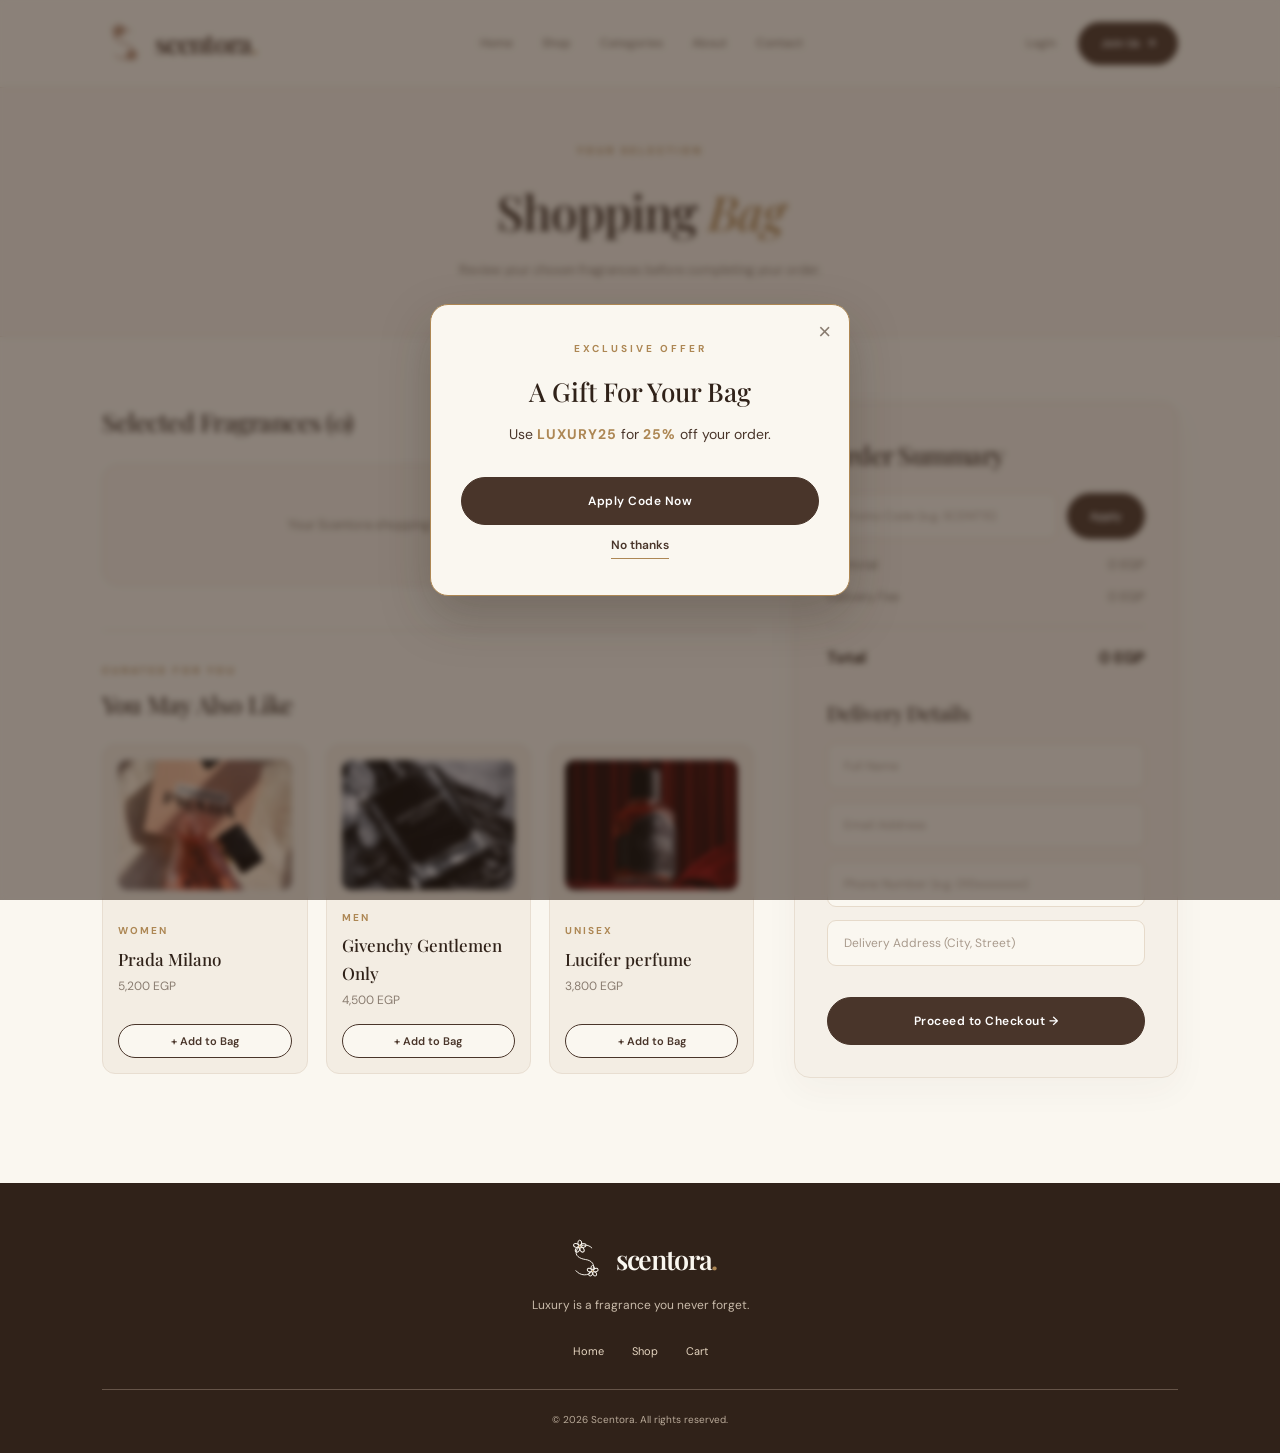
<file: cart.html>
<!DOCTYPE html>
<html lang="en">
<head>
  <meta charset="UTF-8">
  <meta name="viewport" content="width=device-width, initial-scale=1.0">
  <title>Shopping Bag | Scentora</title>

  <link rel="preconnect" href="https://fonts.googleapis.com">
  <link rel="preconnect" href="https://fonts.gstatic.com" crossorigin>
  <link href="https://fonts.googleapis.com/css2?family=DM+Sans:wght@400;500;600;700&family=Playfair+Display:ital,wght@0,400;0,500;0,600;1,400;1,500&display=swap" rel="stylesheet">

  <link rel="stylesheet" href="css/cart.css">
</head>
<body>

  <header class="navbar">

    <a href="index.html" class="brand">
      <svg class="brand-logo" viewBox="0 0 100 100"
           fill="none" xmlns="http://www.w3.org/2000/svg">
        <g stroke="currentColor" stroke-width="2.2"
           stroke-linecap="round" stroke-linejoin="round">

          <path d="M67 23C57 12 38 15 32 28C26 41 39 48 52 50C67 52 76 62 68 76C60 90 39 88 30 76"/>

          <g transform="translate(39 20)">
            <ellipse cy="-8" rx="4.5" ry="7"/>
            <ellipse cy="-8" rx="4.5" ry="7" transform="rotate(72)"/>
            <ellipse cy="-8" rx="4.5" ry="7" transform="rotate(144)"/>
            <ellipse cy="-8" rx="4.5" ry="7" transform="rotate(216)"/>
            <ellipse cy="-8" rx="4.5" ry="7" transform="rotate(288)"/>
            <circle r="2.3" fill="#AD8754" stroke="none"/>
          </g>

          <g transform="translate(69 77)">
            <ellipse cy="-7" rx="4" ry="6"/>
            <ellipse cy="-7" rx="4" ry="6" transform="rotate(72)"/>
            <ellipse cy="-7" rx="4" ry="6" transform="rotate(144)"/>
            <ellipse cy="-7" rx="4" ry="6" transform="rotate(216)"/>
            <ellipse cy="-7" rx="4" ry="6" transform="rotate(288)"/>
            <circle r="2" fill="#AD8754" stroke="none"/>
          </g>

        </g>
      </svg>

      <span class="brand-name">scentora<span>.</span></span>
    </a>

    <nav class="nav-links">
      <a href="index.html">Home</a>
      <a href="shops.html">Shop</a>
      <a href="index.html#categories">Categories</a>
      <a href="index.html#about">About</a>
      <a href="index.html#contact">Contact</a>
    </nav>

    <div class="nav-actions">
      <a href="login.html" class="login-link">Login</a>
      <a href="register.html" class="nav-button">Join Us <span>↗</span></a>
    </div>

  </header>

  <section class="page-banner">
    <p class="eyebrow">YOUR SELECTION</p>
    <h1>Shopping <span>Bag</span></h1>
    <p class="banner-sub">Review your chosen fragrances before completing your order.</p>
  </section>

  <main class="cart-container">
    <section class="cart-items-section">
      <div class="section-header">
        <h2>Selected Fragrances (<span id="item-count">0</span>)</h2>
        <button id="clear-cart-btn" class="secondary-button">Clear Bag</button>
      </div>

      <!-- Populated dynamically by cart.js -->
      <div id="cart-items-list"></div>

      <div class="recommendations-section" id="recommendations-wrapper">
        <div class="rec-header">
          <p class="eyebrow">CURATED FOR YOU</p>
          <h3>You May Also Like</h3>
        </div>
        <div id="recommendations-grid" class="rec-grid"></div>
      </div>
    </section>

    <aside class="checkout-section">
      <h2>Order Summary</h2>

      <div class="promo-box">
        <input type="text" id="promo-input" placeholder="Promo Code (e.g. SCENT15)">
        <button type="button" id="apply-promo-btn" class="nav-button">Apply</button>
      </div>
      <p id="promo-msg" class="promo-status"></p>

      <div class="summary-row">
        <span>Subtotal</span>
        <span id="subtotal">0 EGP</span>
      </div>
      <div class="summary-row" id="discount-row" style="display: none;">
        <span>Discount (<span id="discount-label"></span>)</span>
        <span id="discount-amount" class="gold-text">-0 EGP</span>
      </div>
      <div class="summary-row">
        <span>Delivery Fee</span>
        <span id="shipping">0 EGP</span>
      </div>

      <hr class="divider">

      <div class="summary-row total">
        <span>Total</span>
        <span id="total">0 EGP</span>
      </div>

      <form id="checkout-form" autocomplete="on" novalidate>
        <h3>Delivery Details</h3>
        <input type="text" id="cust-name" name="name" autocomplete="name" placeholder="Full Name" required>
        <input type="email" id="cust-email" name="email" autocomplete="email" placeholder="Email Address" required>
        <input type="tel" id="cust-phone" name="tel" autocomplete="tel" placeholder="Phone Number (e.g. 010xxxxxxxx)" required>
        <input type="text" id="cust-address" name="street-address" autocomplete="street-address" placeholder="Delivery Address (City, Street)" required>

        <p id="error-msg" class="error-text"></p>
        <p id="success-msg" class="success-text"></p>

        <button type="submit" class="checkout-btn">Proceed to Checkout →</button>
      </form>
    </aside>
  </main>

  <footer class="footer">
    <a href="index.html" class="brand footer-brand">
      <svg class="brand-logo" viewBox="0 0 100 100"
           fill="none" xmlns="http://www.w3.org/2000/svg">
        <g stroke="currentColor" stroke-width="2.2"
           stroke-linecap="round" stroke-linejoin="round">

          <path d="M67 23C57 12 38 15 32 28C26 41 39 48 52 50C67 52 76 62 68 76C60 90 39 88 30 76"/>

          <g transform="translate(39 20)">
            <ellipse cy="-8" rx="4.5" ry="7"/>
            <ellipse cy="-8" rx="4.5" ry="7" transform="rotate(72)"/>
            <ellipse cy="-8" rx="4.5" ry="7" transform="rotate(144)"/>
            <ellipse cy="-8" rx="4.5" ry="7" transform="rotate(216)"/>
            <ellipse cy="-8" rx="4.5" ry="7" transform="rotate(288)"/>
            <circle r="2.3" fill="#AD8754" stroke="none"/>
          </g>

          <g transform="translate(69 77)">
            <ellipse cy="-7" rx="4" ry="6"/>
            <ellipse cy="-7" rx="4" ry="6" transform="rotate(72)"/>
            <ellipse cy="-7" rx="4" ry="6" transform="rotate(144)"/>
            <ellipse cy="-7" rx="4" ry="6" transform="rotate(216)"/>
            <ellipse cy="-7" rx="4" ry="6" transform="rotate(288)"/>
            <circle r="2" fill="#AD8754" stroke="none"/>
          </g>

        </g>
      </svg>

      <span class="brand-name">scentora<span>.</span></span>
    </a>

    <p class="footer-tagline">Luxury is a fragrance you never forget.</p>

    <div class="footer-links">
      <a href="index.html">Home</a>
      <a href="shops.html">Shop</a>
      <a href="cart.html">Cart</a>
    </div>

    <p class="copyright">© 2026 Scentora. All rights reserved.</p>
  </footer>

  <!-- Promo modal toggled on load when active offers exist -->
  <div id="promo-popup" class="promo-modal-overlay" style="display: none;">
    <div class="promo-modal-card">
      <button type="button" id="close-promo-popup" class="promo-modal-close" aria-label="Close">×</button>
      <p class="eyebrow">EXCLUSIVE OFFER</p>
      <h3>A Gift For Your Bag</h3>
      <p id="promo-popup-text" class="promo-modal-desc"></p>
      <div class="promo-modal-actions">
        <button type="button" id="apply-popup-promo-btn" class="checkout-btn">Apply Code Now</button>
        <button type="button" id="dismiss-promo-popup" class="secondary-button">No thanks</button>
      </div>
    </div>
  </div>

  <!-- Load catalog data before cart.js so recommendations can access products -->
  <script src="js/products.js"></script>
  <script src="js/cart.js"></script>

  <!-- Sync active order count to localStorage for the admin dashboard -->
  <script>
    document.getElementById("checkout-form").addEventListener("submit", function () {
      const name = document.getElementById("cust-name").value.trim();
      const email = document.getElementById("cust-email").value.trim();
      const phone = document.getElementById("cust-phone").value.trim();
      const address = document.getElementById("cust-address").value.trim();

      if (name && email && phone && address) {
        const currentOrders = parseInt(localStorage.getItem("scentoraActiveOrders")) || 0;
        localStorage.setItem("scentoraActiveOrders", currentOrders + 1);
      }
    });
  </script>
</body>
</html>
</file>
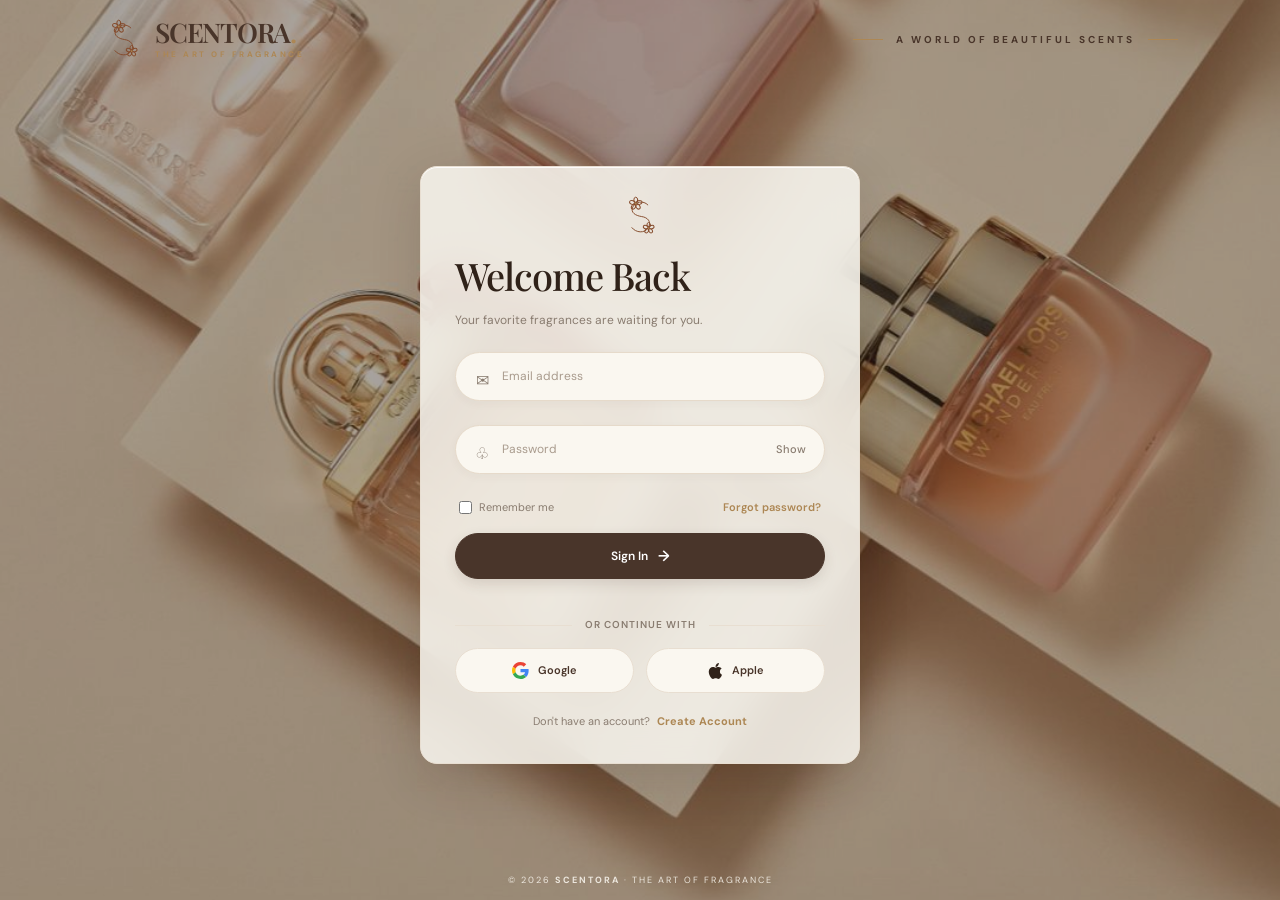
<file: login.html>
<!DOCTYPE html>
<html lang="en">
<head>
    <meta charset="UTF-8">
    <meta name="viewport" content="width=device-width, initial-scale=1.0">
    <title>Login | Scentora</title>

    <link rel="preconnect" href="https://fonts.googleapis.com">
    <link href="https://fonts.googleapis.com/css2?family=DM+Sans:wght@400;500;600;700&family=Playfair+Display:wght@400;500;600&display=swap" rel="stylesheet">

    <link rel="stylesheet" href="css/common.css">
    <link rel="stylesheet" href="css/auth.css">
</head>

<body class="login-page">

    <div class="background-overlay"></div>

    <header class="top-header">
        <a href="index.html" class="brand">

            <!-- SCENTORA SIGNATURE FLOWER LOGO -->
            <svg class="brand-logo" viewBox="0 0 100 100"
                 fill="none" xmlns="http://www.w3.org/2000/svg">

                <g stroke="currentColor" stroke-width="2.2"
                   stroke-linecap="round" stroke-linejoin="round">

                    <path d="M67 23C57 12 38 15 32 28C26 41 39 48 52 50C67 52 76 62 68 76C60 90 39 88 30 76"/>

                    <g transform="translate(39 20)">
                        <ellipse cy="-8" rx="4.5" ry="7"/>
                        <ellipse cy="-8" rx="4.5" ry="7" transform="rotate(72)"/>
                        <ellipse cy="-8" rx="4.5" ry="7" transform="rotate(144)"/>
                        <ellipse cy="-8" rx="4.5" ry="7" transform="rotate(216)"/>
                        <ellipse cy="-8" rx="4.5" ry="7" transform="rotate(288)"/>
                        <circle r="2.3" fill="#AD8754" stroke="none"/>
                    </g>

                    <g transform="translate(69 77)">
                        <ellipse cy="-7" rx="4" ry="6"/>
                        <ellipse cy="-7" rx="4" ry="6" transform="rotate(72)"/>
                        <ellipse cy="-7" rx="4" ry="6" transform="rotate(144)"/>
                        <ellipse cy="-7" rx="4" ry="6" transform="rotate(216)"/>
                        <ellipse cy="-7" rx="4" ry="6" transform="rotate(288)"/>
                        <circle r="2" fill="#AD8754" stroke="none"/>
                    </g>

                </g>
            </svg>

            <div class="brand-text">
                <strong>SCENTORA<span>.</span></strong>
                <small>THE ART OF FRAGRANCE</small>
            </div>
        </a>

        <div class="header-tagline">
            <span></span>
            A WORLD OF BEAUTIFUL SCENTS
            <span></span>
        </div>
    </header>

    <main class="login-main">

        <section class="login-card">

            <div class="card-logo">

                <!-- LOGIN CARD FLOWER LOGO -->
                <svg class="card-logo-svg" viewBox="0 0 100 100"
                     fill="none" xmlns="http://www.w3.org/2000/svg">

                    <g stroke="currentColor" stroke-width="2.2"
                       stroke-linecap="round" stroke-linejoin="round">

                        <path d="M67 23C57 12 38 15 32 28C26 41 39 48 52 50C67 52 76 62 68 76C60 90 39 88 30 76"/>

                        <g transform="translate(39 20)">
                            <ellipse cy="-8" rx="4.5" ry="7"/>
                            <ellipse cy="-8" rx="4.5" ry="7" transform="rotate(72)"/>
                            <ellipse cy="-8" rx="4.5" ry="7" transform="rotate(144)"/>
                            <ellipse cy="-8" rx="4.5" ry="7" transform="rotate(216)"/>
                            <ellipse cy="-8" rx="4.5" ry="7" transform="rotate(288)"/>
                            <circle r="2.3" fill="#AD8754" stroke="none"/>
                        </g>

                        <g transform="translate(69 77)">
                            <ellipse cy="-7" rx="4" ry="6"/>
                            <ellipse cy="-7" rx="4" ry="6" transform="rotate(72)"/>
                            <ellipse cy="-7" rx="4" ry="6" transform="rotate(144)"/>
                            <ellipse cy="-7" rx="4" ry="6" transform="rotate(216)"/>
                            <ellipse cy="-7" rx="4" ry="6" transform="rotate(288)"/>
                            <circle r="2" fill="#AD8754" stroke="none"/>
                        </g>

                    </g>
                </svg>

            </div>

            <h1>Welcome Back</h1>
            <p class="card-subtitle">Your favorite fragrances are waiting for you.</p>

            <form id="loginForm">

                <div class="input-field">
                    <span class="input-icon">✉</span>
                    <input type="email" id="loginEmail" placeholder="Email address" autocomplete="email">
                </div>
                <small class="field-error" id="loginEmailError"></small>

                <div class="input-field">
                    <span class="input-icon">♧</span>
                    <input type="password" id="loginPassword" placeholder="Password" autocomplete="current-password">
                    <button type="button" class="show-password" id="toggleLoginPassword">Show</button>
                </div>
                <small class="field-error" id="loginPasswordError"></small>

                <div class="form-options">
                    <label class="remember">
                        <input type="checkbox" id="rememberMe">
                        Remember me
                    </label>

                    <button type="button" class="forgot-link" id="forgotPassword">
                        Forgot password?
                    </button>
                </div>

                <button type="submit" class="login-button" id="loginButton">
                    Sign In <span class="arrow">→</span>
                </button>

                <p class="login-message" id="loginMessage"></p>

            </form>

            <div class="or-divider">
                <span></span>
                <small>OR CONTINUE WITH</small>
                <span></span>
            </div>

            <div class="social-buttons">

                <button type="button" class="social-button" id="googleLogin">
                    <svg class="google-logo" viewBox="0 0 48 48" xmlns="http://www.w3.org/2000/svg">
                        <path fill="#EA4335" d="M24 9.5c3.54 0 6.71 1.22 9.21 3.6l6.85-6.85C35.9 2.38 30.47 0 24 0 14.62 0 6.51 5.38 2.56 13.22l7.98 6.19C12.43 13.72 17.74 9.5 24 9.5z"/>
                        <path fill="#4285F4" d="M46.98 24.55c0-1.57-.15-3.09-.38-4.55H24v9.02h12.94c-.58 2.96-2.26 5.48-4.71 7.18l7.72 6C44.45 37.99 46.98 31.77 46.98 24.55z"/>
                        <path fill="#FBBC05" d="M10.53 28.59A14.4 14.4 0 0 1 9.75 24c0-1.59.27-3.13.76-4.59l-7.98-6.19A23.9 23.9 0 0 0 0 24c0 3.88.93 7.56 2.56 10.78l7.97-6.19z"/>
                        <path fill="#34A853" d="M24 48c6.48 0 11.93-2.13 15.91-5.8l-7.72-6c-2.15 1.45-4.92 2.3-8.19 2.3-6.26 0-11.57-4.22-13.46-9.91l-7.98 6.19C6.51 42.62 14.62 48 24 48z"/>
                    </svg>
                    Google
                </button>

                <button type="button" class="social-button" id="appleLogin">
                    <svg class="apple-logo" viewBox="0 0 384 512" xmlns="http://www.w3.org/2000/svg">
                        <path fill="currentColor" d="M318.7 268.7c-.2-36.7 16.4-64.4 50-84.8-18.8-26.9-47.3-41.7-85.1-44.6-35.7-2.8-74.7 20.8-89.2 20.8-15.3 0-49.8-19.8-77-19.8C61.2 141.2 0 184.9 0 273.7c0 26.3 4.8 53.4 14.4 81.2 12.8 36.7 59 126.7 107.2 125.2 25.2-.6 43-17.9 76-17.9 32 0 48.5 17.9 76.6 17.9 48.6-.7 90.4-82.5 102.6-119.3-65.1-30.7-58.1-90.2-58.1-92.1zM262.1 104.5c27.4-32.5 24.9-62.1 24.1-72.7-24.2 1.4-52.2 16.5-68.1 34.8-17.5 19.8-27.8 44.3-25.6 71.9 26.2 2 50.1-11.4 69.6-34z"/>
                    </svg>
                    Apple
                </button>

            </div>

            <p class="signup-text">
                Don't have an account?
                <a href="register.html">Create Account</a>
            </p>

        </section>

    </main>

    <footer class="page-footer">
        © 2026 <span>SCENTORA</span> · THE ART OF FRAGRANCE
    </footer>

    <script src="js/auth.js"></script>
    <script src="js/login.js"></script>
</body>
</html>
</file>
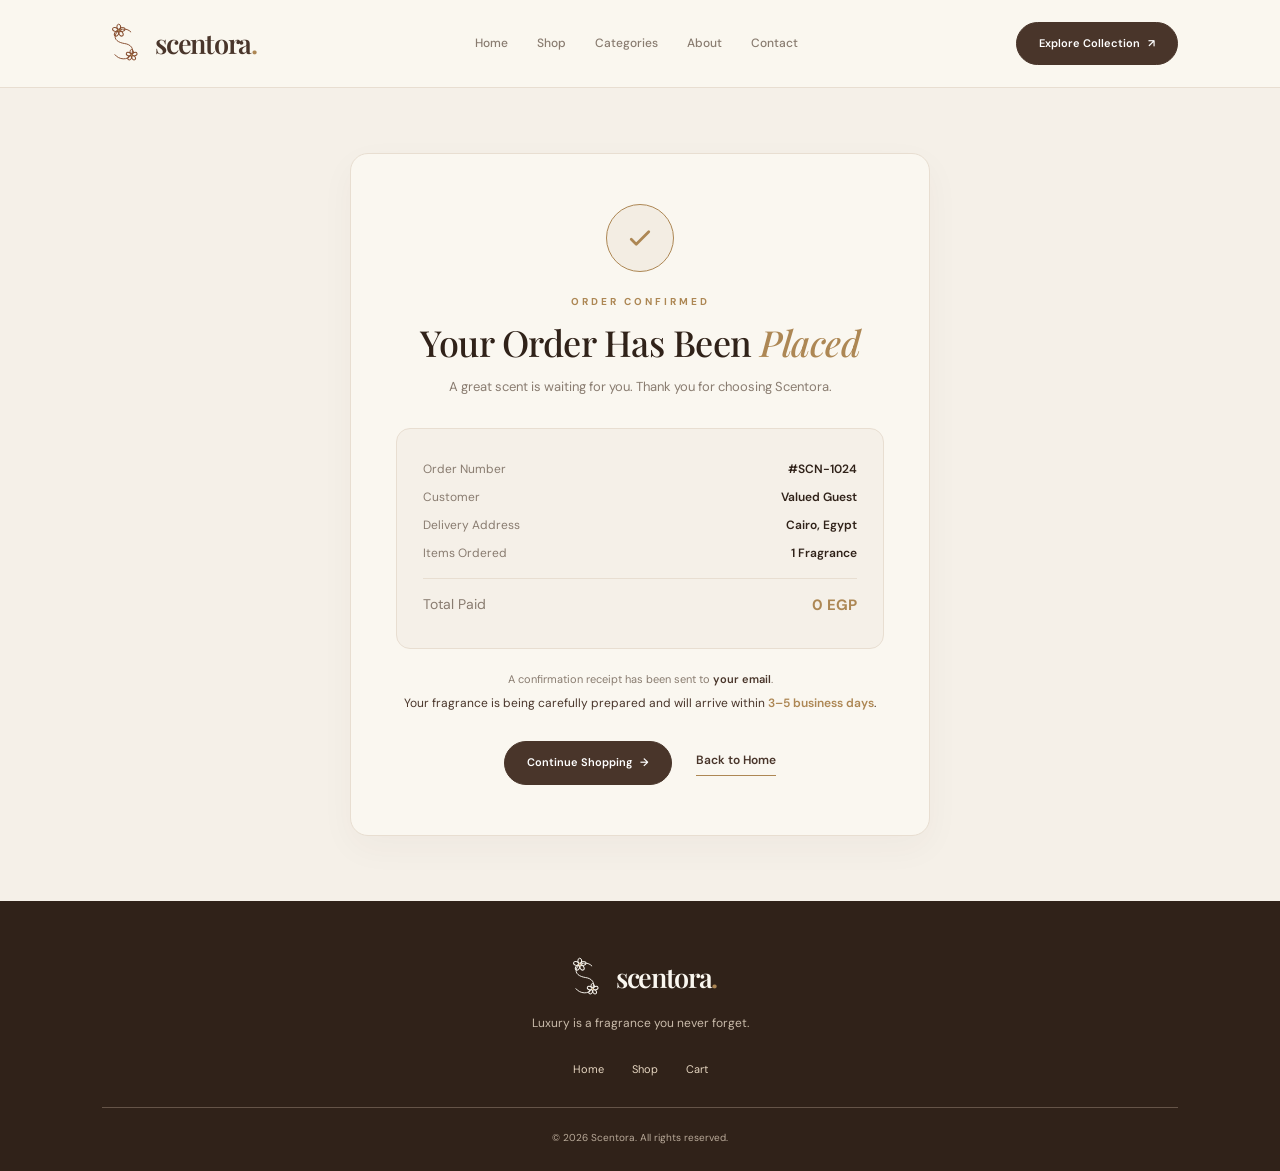
<file: order-confirmation.html>
<!DOCTYPE html>
<html lang="en">
<head>
  <meta charset="UTF-8">
  <meta name="viewport" content="width=device-width, initial-scale=1.0">
  <title>Order Confirmed | Scentora</title>

  <link rel="preconnect" href="https://fonts.googleapis.com">
  <link rel="preconnect" href="https://fonts.gstatic.com" crossorigin>
  <link href="https://fonts.googleapis.com/css2?family=DM+Sans:wght@400;500;600;700&family=Playfair+Display:ital,wght@0,400;0,500;0,600;1,400;1,500&display=swap" rel="stylesheet">

  <link rel="stylesheet" href="css/confirmation.css">
</head>
<body>

  <header class="navbar">

    <a href="index.html" class="brand">
      <svg class="brand-logo" viewBox="0 0 100 100"
           fill="none" xmlns="http://www.w3.org/2000/svg">
        <g stroke="currentColor" stroke-width="2.2"
           stroke-linecap="round" stroke-linejoin="round">

          <path d="M67 23C57 12 38 15 32 28C26 41 39 48 52 50C67 52 76 62 68 76C60 90 39 88 30 76"/>

          <g transform="translate(39 20)">
            <ellipse cy="-8" rx="4.5" ry="7"/>
            <ellipse cy="-8" rx="4.5" ry="7" transform="rotate(72)"/>
            <ellipse cy="-8" rx="4.5" ry="7" transform="rotate(144)"/>
            <ellipse cy="-8" rx="4.5" ry="7" transform="rotate(216)"/>
            <ellipse cy="-8" rx="4.5" ry="7" transform="rotate(288)"/>
            <circle r="2.3" fill="#AD8754" stroke="none"/>
          </g>

          <g transform="translate(69 77)">
            <ellipse cy="-7" rx="4" ry="6"/>
            <ellipse cy="-7" rx="4" ry="6" transform="rotate(72)"/>
            <ellipse cy="-7" rx="4" ry="6" transform="rotate(144)"/>
            <ellipse cy="-7" rx="4" ry="6" transform="rotate(216)"/>
            <ellipse cy="-7" rx="4" ry="6" transform="rotate(288)"/>
            <circle r="2" fill="#AD8754" stroke="none"/>
          </g>

        </g>
      </svg>

      <span class="brand-name">scentora<span>.</span></span>
    </a>

    <nav class="nav-links">
      <a href="index.html">Home</a>
      <a href="shops.html">Shop</a>
      <a href="index.html#categories">Categories</a>
      <a href="index.html#about">About</a>
      <a href="index.html#contact">Contact</a>
    </nav>

    <div class="nav-actions">
      <a href="shops.html" class="nav-button">Explore Collection <span>↗</span></a>
    </div>

  </header>

  <main class="confirmation-wrapper">
    <div class="confirmation-card">

      <div class="check-circle">
        <svg viewBox="0 0 24 24" aria-hidden="true">
          <path d="M5 13l4 4L19 7" fill="none" stroke="currentColor" stroke-width="2.2" stroke-linecap="round" stroke-linejoin="round"/>
        </svg>
      </div>

      <p class="eyebrow">ORDER CONFIRMED</p>
      <h1>Your Order Has Been <span>Placed</span></h1>
      <p class="tagline">A great scent is waiting for you. Thank you for choosing Scentora.</p>

      <div class="receipt-box" id="receipt-details">
        <div class="receipt-row">
          <span>Order Number</span>
          <strong id="order-number">#SCN-1024</strong>
        </div>
        <div class="receipt-row">
          <span>Customer</span>
          <strong id="order-name">Valued Guest</strong>
        </div>
        <div class="receipt-row">
          <span>Delivery Address</span>
          <strong id="order-address">Cairo, Egypt</strong>
        </div>
        <div class="receipt-row">
          <span>Items Ordered</span>
          <strong id="order-items">1 Fragrance</strong>
        </div>
        <hr class="divider">
        <div class="receipt-row total-row">
          <span>Total Paid</span>
          <strong id="order-total">0 EGP</strong>
        </div>
      </div>

      <p class="email-note">A confirmation receipt has been sent to <span id="order-email">your email</span>.</p>
      <p class="delivery-note">Your fragrance is being carefully prepared and will arrive within <strong>3–5 business days</strong>.</p>

      <div class="action-buttons">
        <a href="shops.html" class="nav-button">Continue Shopping <span>→</span></a>
        <a href="index.html" class="secondary-button">Back to Home</a>
      </div>

    </div>
  </main>

  <footer class="footer">
    <a href="index.html" class="brand footer-brand">
      <svg class="brand-logo" viewBox="0 0 100 100"
           fill="none" xmlns="http://www.w3.org/2000/svg">
        <g stroke="currentColor" stroke-width="2.2"
           stroke-linecap="round" stroke-linejoin="round">

          <path d="M67 23C57 12 38 15 32 28C26 41 39 48 52 50C67 52 76 62 68 76C60 90 39 88 30 76"/>

          <g transform="translate(39 20)">
            <ellipse cy="-8" rx="4.5" ry="7"/>
            <ellipse cy="-8" rx="4.5" ry="7" transform="rotate(72)"/>
            <ellipse cy="-8" rx="4.5" ry="7" transform="rotate(144)"/>
            <ellipse cy="-8" rx="4.5" ry="7" transform="rotate(216)"/>
            <ellipse cy="-8" rx="4.5" ry="7" transform="rotate(288)"/>
            <circle r="2.3" fill="#AD8754" stroke="none"/>
          </g>

          <g transform="translate(69 77)">
            <ellipse cy="-7" rx="4" ry="6"/>
            <ellipse cy="-7" rx="4" ry="6" transform="rotate(72)"/>
            <ellipse cy="-7" rx="4" ry="6" transform="rotate(144)"/>
            <ellipse cy="-7" rx="4" ry="6" transform="rotate(216)"/>
            <ellipse cy="-7" rx="4" ry="6" transform="rotate(288)"/>
            <circle r="2" fill="#AD8754" stroke="none"/>
          </g>

        </g>
      </svg>

      <span class="brand-name">scentora<span>.</span></span>
    </a>

    <p class="footer-tagline">Luxury is a fragrance you never forget.</p>

    <div class="footer-links">
      <a href="index.html">Home</a>
      <a href="shops.html">Shop</a>
      <a href="cart.html">Cart</a>
    </div>

    <p class="copyright">© 2026 Scentora. All rights reserved.</p>
  </footer>

  <!-- Populate receipt fields from the order saved during checkout -->
  <script>
    const lastOrder = JSON.parse(localStorage.getItem('scentora_last_order'));

    if (lastOrder) {
      document.getElementById('order-number').innerText = lastOrder.orderNumber;
      document.getElementById('order-name').innerText = lastOrder.name;
      document.getElementById('order-email').innerText = lastOrder.email;
      document.getElementById('order-address').innerText = lastOrder.address;
      document.getElementById('order-items').innerText = lastOrder.itemsSummary;
      document.getElementById('order-total').innerText = lastOrder.total;
    }
  </script>

</body>
</html>
</file>
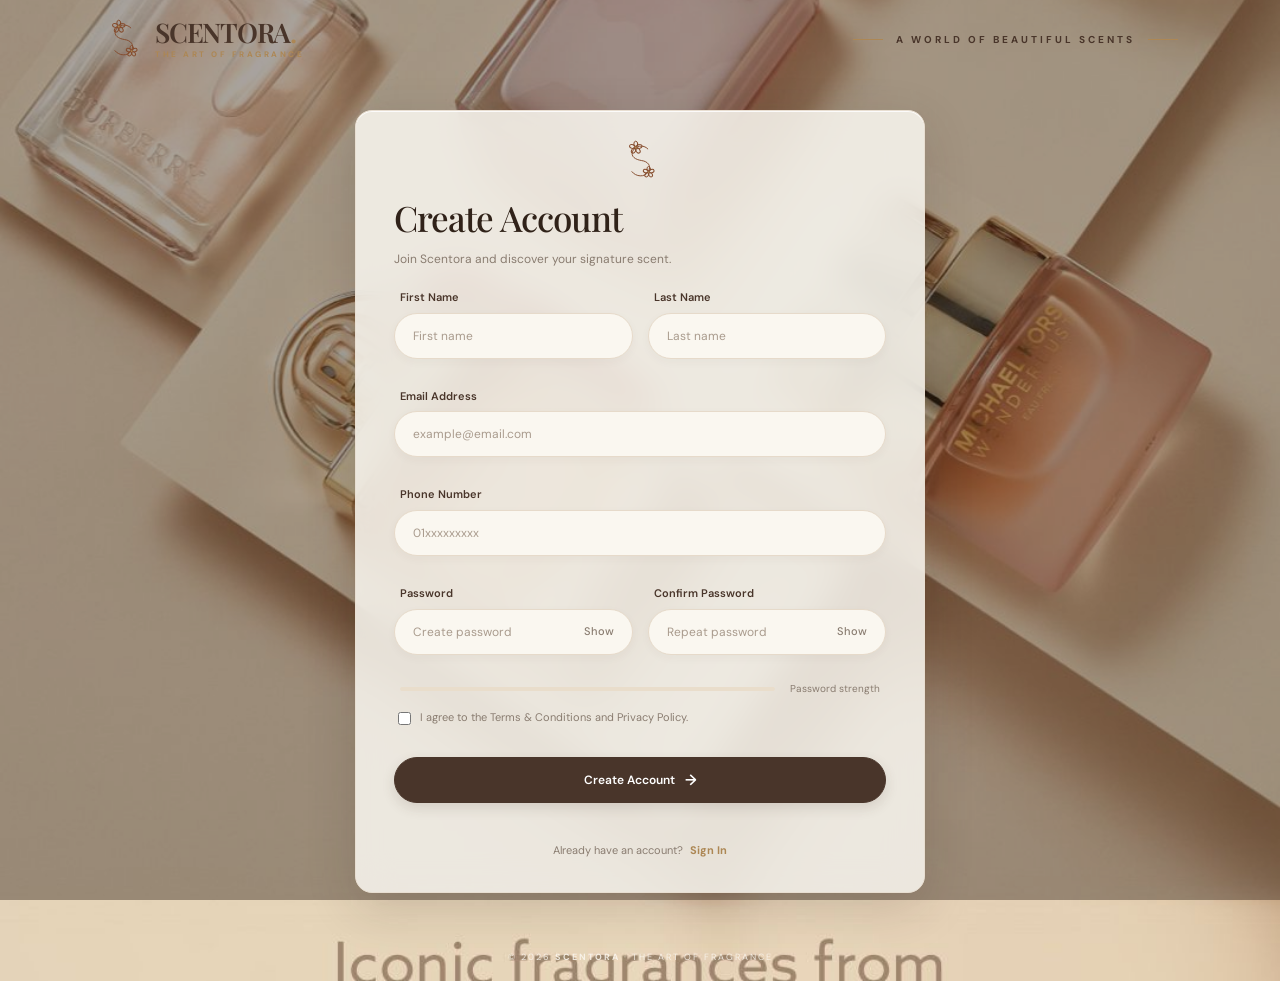
<file: register.html>
<!DOCTYPE html>
<html lang="en">
<head>
    <meta charset="UTF-8">
    <meta name="viewport" content="width=device-width, initial-scale=1.0">
    <title>Create Account | Scentora</title>

    <link rel="preconnect" href="https://fonts.googleapis.com">
    <link href="https://fonts.googleapis.com/css2?family=DM+Sans:wght@400;500;600;700&family=Playfair+Display:wght@400;500;600&display=swap" rel="stylesheet">

    <link rel="stylesheet" href="css/common.css">
    <link rel="stylesheet" href="css/auth.css">
</head>

<body class="login-page">

    <div class="background-overlay"></div>

    <header class="top-header">
        <a href="index.html" class="brand">

            <!-- SCENTORA SIGNATURE FLOWER LOGO -->
            <svg class="brand-logo" viewBox="0 0 100 100"
                 fill="none" xmlns="http://www.w3.org/2000/svg">

                <g stroke="currentColor" stroke-width="2.2"
                   stroke-linecap="round" stroke-linejoin="round">

                    <path d="M67 23C57 12 38 15 32 28C26 41 39 48 52 50C67 52 76 62 68 76C60 90 39 88 30 76"/>

                    <g transform="translate(39 20)">
                        <ellipse cy="-8" rx="4.5" ry="7"/>
                        <ellipse cy="-8" rx="4.5" ry="7" transform="rotate(72)"/>
                        <ellipse cy="-8" rx="4.5" ry="7" transform="rotate(144)"/>
                        <ellipse cy="-8" rx="4.5" ry="7" transform="rotate(216)"/>
                        <ellipse cy="-8" rx="4.5" ry="7" transform="rotate(288)"/>
                        <circle r="2.3" fill="#AD8754" stroke="none"/>
                    </g>

                    <g transform="translate(69 77)">
                        <ellipse cy="-7" rx="4" ry="6"/>
                        <ellipse cy="-7" rx="4" ry="6" transform="rotate(72)"/>
                        <ellipse cy="-7" rx="4" ry="6" transform="rotate(144)"/>
                        <ellipse cy="-7" rx="4" ry="6" transform="rotate(216)"/>
                        <ellipse cy="-7" rx="4" ry="6" transform="rotate(288)"/>
                        <circle r="2" fill="#AD8754" stroke="none"/>
                    </g>

                </g>
            </svg>

            <div class="brand-text">
                <strong>SCENTORA<span>.</span></strong>
                <small>THE ART OF FRAGRANCE</small>
            </div>
        </a>

        <div class="header-tagline">
            <span></span>
            A WORLD OF BEAUTIFUL SCENTS
            <span></span>
        </div>
    </header>

    <main class="login-main register-main">

        <section class="login-card register-card">

            <div class="card-logo">

                <!-- REGISTRATION CARD FLOWER LOGO -->
                <svg class="card-logo-svg" viewBox="0 0 100 100"
                     fill="none" xmlns="http://www.w3.org/2000/svg">

                    <g stroke="currentColor" stroke-width="2.2"
                       stroke-linecap="round" stroke-linejoin="round">

                        <path d="M67 23C57 12 38 15 32 28C26 41 39 48 52 50C67 52 76 62 68 76C60 90 39 88 30 76"/>

                        <g transform="translate(39 20)">
                            <ellipse cy="-8" rx="4.5" ry="7"/>
                            <ellipse cy="-8" rx="4.5" ry="7" transform="rotate(72)"/>
                            <ellipse cy="-8" rx="4.5" ry="7" transform="rotate(144)"/>
                            <ellipse cy="-8" rx="4.5" ry="7" transform="rotate(216)"/>
                            <ellipse cy="-8" rx="4.5" ry="7" transform="rotate(288)"/>
                            <circle r="2.3" fill="#AD8754" stroke="none"/>
                        </g>

                        <g transform="translate(69 77)">
                            <ellipse cy="-7" rx="4" ry="6"/>
                            <ellipse cy="-7" rx="4" ry="6" transform="rotate(72)"/>
                            <ellipse cy="-7" rx="4" ry="6" transform="rotate(144)"/>
                            <ellipse cy="-7" rx="4" ry="6" transform="rotate(216)"/>
                            <ellipse cy="-7" rx="4" ry="6" transform="rotate(288)"/>
                            <circle r="2" fill="#AD8754" stroke="none"/>
                        </g>

                    </g>
                </svg>

            </div>

            <h1>Create Account</h1>
            <p class="card-subtitle">Join Scentora and discover your signature scent.</p>

            <form id="registerForm" autocomplete="on">

                <div class="form-grid">

                    <div class="form-group">
                        <label class="form-label" for="regFirstName">First Name</label>
                        <div class="input-field">
                            <input
                                type="text"
                                id="regFirstName"
                                name="firstName"
                                placeholder="First name"
                                autocomplete="given-name"
                            >
                        </div>
                        <small class="field-error" id="firstNameError"></small>
                    </div>

                    <div class="form-group">
                        <label class="form-label" for="regLastName">Last Name</label>
                        <div class="input-field">
                            <input
                                type="text"
                                id="regLastName"
                                name="lastName"
                                placeholder="Last name"
                                autocomplete="family-name"
                            >
                        </div>
                        <small class="field-error" id="lastNameError"></small>
                    </div>

                    <div class="form-group full-width">
                        <label class="form-label" for="regEmail">Email Address</label>
                        <div class="input-field">
                            <input
                                type="email"
                                id="regEmail"
                                name="email"
                                placeholder="example@email.com"
                                autocomplete="email"
                            >
                        </div>
                        <small class="field-error" id="emailError"></small>
                    </div>

                    <div class="form-group full-width">
                        <label class="form-label" for="regPhone">Phone Number</label>
                        <div class="input-field">
                            <input
                                type="tel"
                                id="regPhone"
                                name="phone"
                                placeholder="01xxxxxxxxx"
                                autocomplete="tel"
                            >
                        </div>
                        <small class="field-error" id="phoneError"></small>
                    </div>

                    <div class="form-group">
                        <label class="form-label" for="regPassword">Password</label>
                        <div class="input-field">
                            <input
                                type="password"
                                id="regPassword"
                                name="new-password"
                                placeholder="Create password"
                                autocomplete="new-password"
                            >
                            <button type="button" class="show-password" id="toggleRegPassword">Show</button>
                        </div>
                        <small class="field-error" id="passwordError"></small>
                    </div>

                    <div class="form-group">
                        <label class="form-label" for="regConfirmPassword">Confirm Password</label>
                        <div class="input-field">
                            <input
                                type="password"
                                id="regConfirmPassword"
                                name="confirm-password"
                                placeholder="Repeat password"
                                autocomplete="new-password"
                            >
                            <button type="button" class="show-password" id="toggleConfirmPassword">Show</button>
                        </div>
                        <small class="field-error" id="confirmPasswordError"></small>
                    </div>

                </div>

                <div class="password-strength">
                    <div class="strength-track">
                        <span id="strengthBar"></span>
                    </div>
                    <small id="strengthText">Password strength</small>
                </div>

                <label class="terms-label">
                    <input type="checkbox" id="acceptTerms" name="acceptTerms">
                    <span>I agree to the Terms & Conditions and Privacy Policy.</span>
                </label>
                <small class="field-error" id="termsError"></small>

                <button type="submit" class="login-button" id="registerButton">
                    Create Account <span class="arrow">→</span>
                </button>

                <p class="login-message" id="registerMessage"></p>

            </form>

            <p class="signup-text">
                Already have an account?
                <a href="login.html">Sign In</a>
            </p>

        </section>

    </main>

    <footer class="page-footer">
        © 2026 <span>SCENTORA</span> · THE ART OF FRAGRANCE
    </footer>

    <script src="js/auth.js"></script>
</body>
</html>
</file>
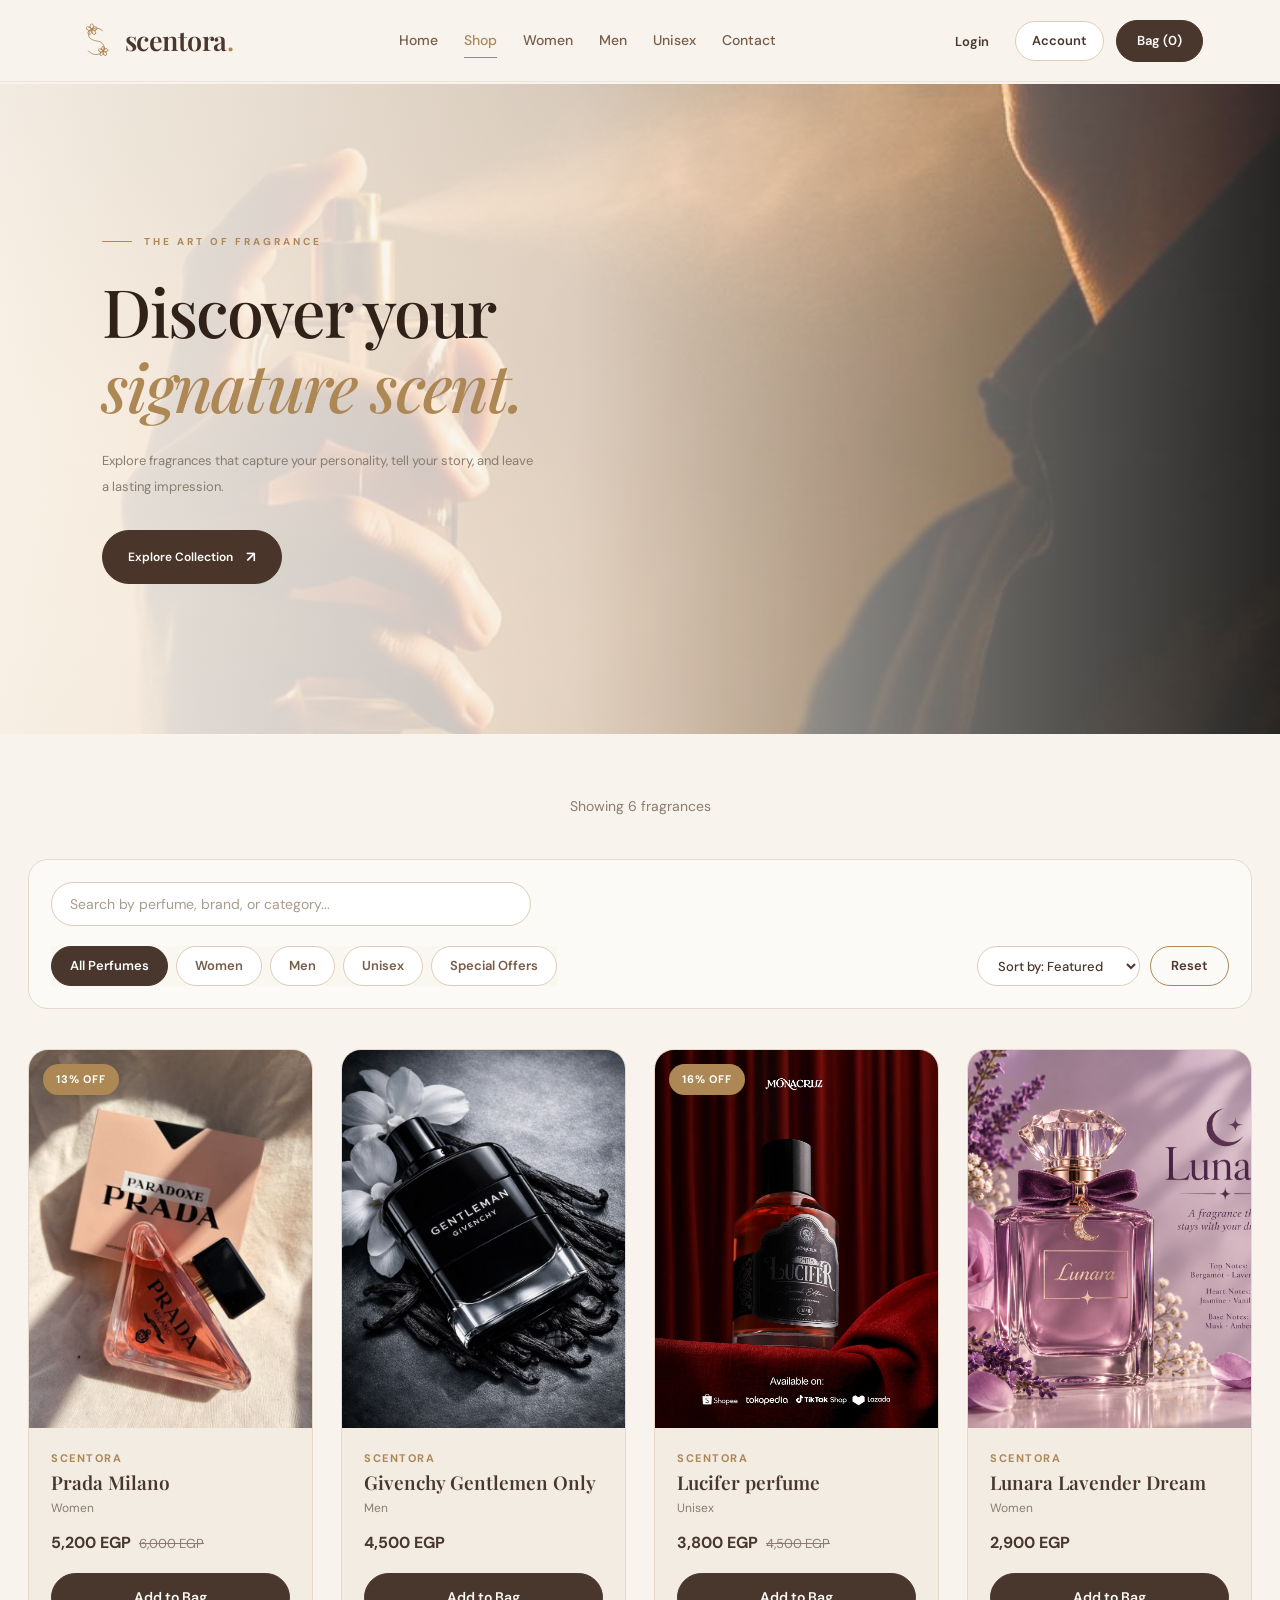
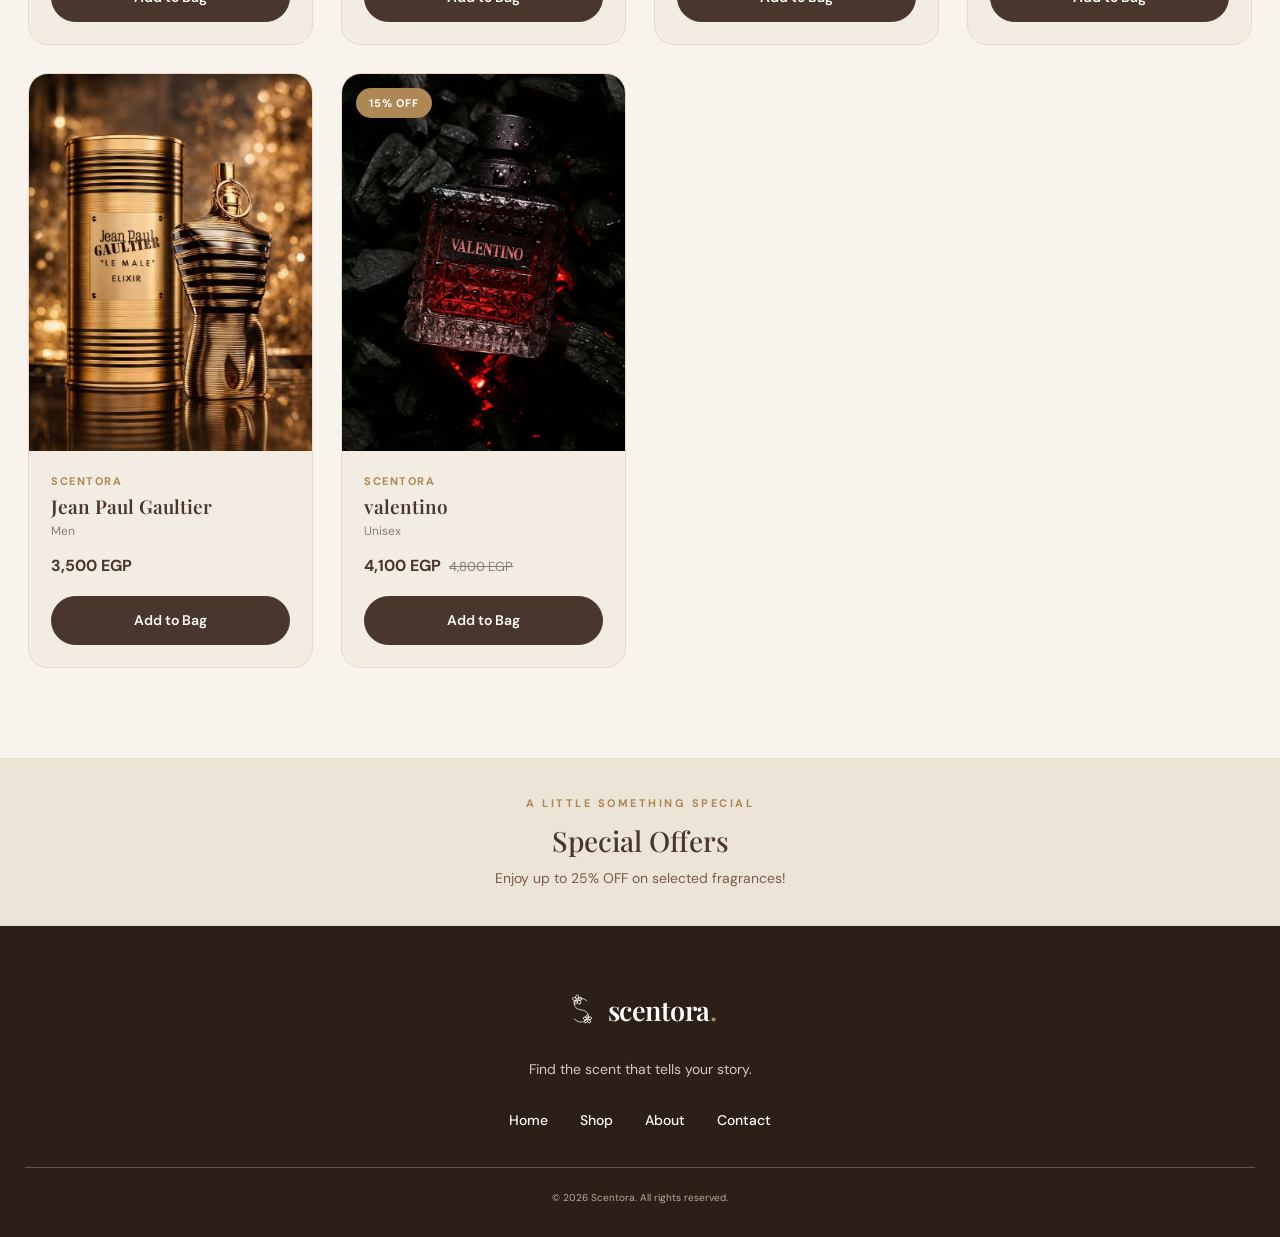
<file: shops.html>
<!DOCTYPE html>
<html lang="en">

<head>
    <meta charset="UTF-8">
    <meta name="viewport" content="width=device-width, initial-scale=1.0">
    <title>Shop | Scentora</title>

    <link rel="preconnect" href="https://fonts.googleapis.com">
    <link rel="preconnect" href="https://fonts.gstatic.com" crossorigin>
    <link href="https://fonts.googleapis.com/css2?family=DM+Sans:wght@400;500;600;700&family=Playfair+Display:ital,wght@0,400;0,500;0,600;1,400;1,500&display=swap" rel="stylesheet">

    <link rel="stylesheet" href="css/common.css">
    <link rel="stylesheet" href="css/home.css">
    <link rel="stylesheet" href="css/shop.css">
</head>

<body>

    <header class="navbar">
        <a href="index.html" class="brand">
            <svg class="brand-logo" viewBox="0 0 100 100" fill="none" xmlns="http://www.w3.org/2000/svg" aria-hidden="true">
                <g stroke="currentColor" stroke-width="2.2" stroke-linecap="round" stroke-linejoin="round">
                    <path d="M67 23C57 12 38 15 32 28C26 41 39 48 52 50C67 52 76 62 68 76C60 90 39 88 30 76"/>
                    <g transform="translate(39 20)">
                        <ellipse cy="-8" rx="4.5" ry="7"/>
                        <ellipse cy="-8" rx="4.5" ry="7" transform="rotate(72)"/>
                        <ellipse cy="-8" rx="4.5" ry="7" transform="rotate(144)"/>
                        <ellipse cy="-8" rx="4.5" ry="7" transform="rotate(216)"/>
                        <ellipse cy="-8" rx="4.5" ry="7" transform="rotate(288)"/>
                        <circle r="2.3" fill="#AD8754" stroke="none"/>
                    </g>
                    <g transform="translate(69 77)">
                        <ellipse cy="-7" rx="4" ry="6"/>
                        <ellipse cy="-7" rx="4" ry="6" transform="rotate(72)"/>
                        <ellipse cy="-7" rx="4" ry="6" transform="rotate(144)"/>
                        <ellipse cy="-7" rx="4" ry="6" transform="rotate(216)"/>
                        <ellipse cy="-7" rx="4" ry="6" transform="rotate(288)"/>
                        <circle r="2" fill="#AD8754" stroke="none"/>
                    </g>
                </g>
            </svg>
            <span class="brand-name">scentora<span>.</span></span>
        </a>

        <nav class="nav-links" aria-label="Main Navigation">
            <a href="index.html">Home</a>
            <a href="shops.html" class="active">Shop</a>
            <a href="#products" class="nav-cat-btn" data-nav-category="Women">Women</a>
            <a href="#products" class="nav-cat-btn" data-nav-category="Men">Men</a>
            <a href="#products" class="nav-cat-btn" data-nav-category="Unisex">Unisex</a>
            <a href="index.html#contact">Contact</a>
        </nav>

        <div class="nav-actions">
            <span id="auth-nav">
                <a href="login.html" class="login-link">Login</a>
            </span>

            <!-- Retained as hidden anchor target for shared auth.js script -->
            <a href="register.html" id="joinUsButton" hidden></a>

            <button type="button" class="account-button" id="accountButton" aria-label="Open account details">
                <span id="navUserName">Account</span>
            </button>

            <button type="button" class="cart-button" id="cartButton" aria-label="Open shopping bag">
                Bag (<span id="cartCount">0</span>)
            </button>
        </div>
    </header>

    <main>
        <section class="hero">
            <div class="hero-content">
                <div class="hero-label">
                    <span class="label-line"></span>
                    THE ART OF FRAGRANCE
                </div>
                <h1>Discover your <span>signature scent.</span></h1>
                <p class="hero-description">
                    Explore fragrances that capture your personality, tell your story, and leave a lasting impression.
                </p>
                <div class="hero-buttons">
                    <a href="#products" class="primary-button">
                        Explore Collection <span aria-hidden="true">↗</span>
                    </a>
                </div>
            </div>
        </section>

        <section class="products-section section-padding" id="products">
            <div class="section-heading">
                <p id="productCount" aria-live="polite">Discover our collection.</p>
            </div>

            <div class="shop-toolbar">
                <div class="search-container">
                    <input
                        type="search"
                        id="searchInput"
                        placeholder="Search by perfume, brand, or category..."
                        aria-label="Search fragrances"
                    >
                    <button type="button" id="clearSearch" hidden>Clear</button>
                </div>

                <div class="filters">
                    <div class="categories" role="group" aria-label="Filter by category">
                        <button type="button" class="category-btn active" data-category="All" aria-pressed="true">All Perfumes</button>
                        <button type="button" class="category-btn" data-category="Women" aria-pressed="false">Women</button>
                        <button type="button" class="category-btn" data-category="Men" aria-pressed="false">Men</button>
                        <button type="button" class="category-btn" data-category="Unisex" aria-pressed="false">Unisex</button>
                        <button type="button" class="category-btn" data-category="Offers" aria-pressed="false">Special Offers</button>
                    </div>

                    <div class="sort-controls">
                        <select id="sortSelect" aria-label="Sort products">
                            <option value="default">Sort by: Featured</option>
                            <option value="low-high">Price: Low to High</option>
                            <option value="high-low">Price: High to Low</option>
                            <option value="name">Name: A to Z</option>
                        </select>
                        <button type="button" id="resetFilters">Reset</button>
                    </div>
                </div>
            </div>

            <!-- Populated dynamically by shop.js -->
            <div class="products-grid" id="productsGrid"></div>

            <div class="no-products" id="noProducts" hidden>
                <h3>No fragrances found</h3>
                <p>Try adjusting your search or resetting the active filters.</p>
            </div>
        </section>
    </main>

    <!-- Slide-over shopping bag drawer -->
    <div class="cart-overlay" id="cartOverlay" aria-hidden="true">
        <aside class="cart-panel" role="dialog" aria-modal="true" aria-labelledby="cartTitle">
            <div class="cart-header">
                <h2 id="cartTitle">Your Bag</h2>
                <button type="button" class="close-btn" id="closeCart" aria-label="Close bag">&times;</button>
            </div>

            <div class="cart-items" id="cartItems"></div>

            <div class="cart-footer">
                <div class="cart-summary-row">
                    <span>Subtotal</span>
                    <span id="cartSubtotal">0 EGP</span>
                </div>
                <div class="cart-summary-row total">
                    <span>Total</span>
                    <span id="cartTotal">0 EGP</span>
                </div>
                <button type="button" class="checkout-btn" id="checkoutButton">
                    Proceed to Checkout →
                </button>
            </div>
        </aside>
    </div>

    <!-- Slide-over account drawer (toggles between #accountLoggedIn and #accountLoggedOut) -->
    <div class="account-overlay" id="accountOverlay" aria-hidden="true">
        <aside class="account-panel" role="dialog" aria-modal="true" aria-labelledby="accountTitle">
            <div class="cart-header">
                <h2 id="accountTitle">My Account</h2>
                <button type="button" class="close-btn" id="closeAccount" aria-label="Close account panel">&times;</button>
            </div>

            <div id="accountLoggedIn" hidden>
                <div class="account-profile">
                    <div class="profile-avatar" id="accountAvatar">S</div>
                    <h3 id="accountFullName">Guest User</h3>
                    <p id="accountEmailDisplay">guest@scentora.com</p>
                    <span class="status-pill">Scentora Member</span>
                </div>

                <div class="account-details">
                    <h3>Account Details</h3>
                    <div class="account-info-item">
                        <span>Full Name</span>
                        <strong id="detailName">—</strong>
                    </div>
                    <div class="account-info-item">
                        <span>Email Address</span>
                        <strong id="detailEmail">—</strong>
                    </div>
                    <div class="account-info-item">
                        <span>Phone Number</span>
                        <strong id="detailPhone">Not provided</strong>
                    </div>
                </div>

                <div class="account-links">
                    <a href="shops.html?category=Offers#products">Member Exclusive Offers</a>
                    <a href="index.html#contact">Concierge &amp; Support</a>
                </div>

                <button type="button" class="checkout-btn logout-btn" id="logoutButton">
                    Sign Out
                </button>
            </div>

            <div id="accountLoggedOut" class="account-empty">
                <p>You are currently browsing as a guest.</p>
                <p class="account-subtext">Sign in to view your profile details and member perks.</p>
                <a href="login.html" class="checkout-btn account-login-cta">Sign In to Scentora</a>
            </div>
        </aside>
    </div>

    <div class="toast" id="toast" role="status" aria-live="polite"></div>

    <section class="offer-banner">
        <p class="eyebrow">A LITTLE SOMETHING SPECIAL</p>
        <h2>Special Offers</h2>
        <p id="shopOfferBannerText">Enjoy up to 25% OFF on selected fragrances!</p>
    </section>

    <footer class="footer">
        <a href="index.html" class="brand footer-brand">
            <svg class="brand-logo" viewBox="0 0 100 100" fill="none" xmlns="http://www.w3.org/2000/svg" aria-hidden="true">
                <g stroke="currentColor" stroke-width="2.2" stroke-linecap="round" stroke-linejoin="round">
                    <path d="M67 23C57 12 38 15 32 28C26 41 39 48 52 50C67 52 76 62 68 76C60 90 39 88 30 76"/>
                    <g transform="translate(39 20)">
                        <ellipse cy="-8" rx="4.5" ry="7"/>
                        <ellipse cy="-8" rx="4.5" ry="7" transform="rotate(72)"/>
                        <ellipse cy="-8" rx="4.5" ry="7" transform="rotate(144)"/>
                        <ellipse cy="-8" rx="4.5" ry="7" transform="rotate(216)"/>
                        <ellipse cy="-8" rx="4.5" ry="7" transform="rotate(288)"/>
                        <circle r="2.3" fill="#AD8754" stroke="none"/>
                    </g>
                    <g transform="translate(69 77)">
                        <ellipse cy="-7" rx="4" ry="6"/>
                        <ellipse cy="-7" rx="4" ry="6" transform="rotate(72)"/>
                        <ellipse cy="-7" rx="4" ry="6" transform="rotate(144)"/>
                        <ellipse cy="-7" rx="4" ry="6" transform="rotate(216)"/>
                        <ellipse cy="-7" rx="4" ry="6" transform="rotate(288)"/>
                        <circle r="2" fill="#AD8754" stroke="none"/>
                    </g>
                </g>
            </svg>
            <span class="brand-name">scentora<span>.</span></span>
        </a>

        <p class="footer-tagline">Find the scent that tells your story.</p>

        <div class="footer-links">
            <a href="index.html">Home</a>
            <a href="shops.html">Shop</a>
            <a href="index.html#about">About</a>
            <a href="index.html#contact">Contact</a>
        </div>

        <p class="copyright">© <span id="year"></span> Scentora. All rights reserved.</p>
    </footer>

    <!-- Load catalog data first so shop.js can render products -->
    <script src="js/products.js"></script>
    <script src="js/shop.js"></script>
    <script src="js/auth.js"></script>
    <script>
        document.getElementById("year").textContent = new Date().getFullYear();
    </script>
</body>

</html>
</file>
<file: css/common.css>
/* =========================================
   SCENTORA - GLOBAL DESIGN SYSTEM
========================================= */

:root {
    --cream: #FAF7F0;
    --light-cream: #F5EFE5;
    --beige: #E9DDCB;
    --sand: #C9B49A;
    --gold: #AD8754;
    --brown: #49352A;
    --dark-brown: #302219;
    --muted: #897C70;
    --white: #FFFFFF;

    --border: #E8DED1;
    --shadow: 0 8px 25px rgba(48, 34, 25, 0.08);

    --heading-font: "Playfair Display", serif;
    --body-font: "DM Sans", sans-serif;

    --nav-height: 78px;
}

/* RESET */

* {
    margin: 0;
    padding: 0;
    box-sizing: border-box;
}

html {
    scroll-behavior: smooth;
    scroll-padding-top: 100px;
}

body {
    min-height: 100vh;
    background: var(--cream);
    color: var(--brown);
    font-family: var(--body-font);
    line-height: 1.6;
}

button,
input,
textarea,
select {
    font: inherit;
}

button,
a {
    -webkit-tap-highlight-color: transparent;
}

a {
    color: inherit;
    text-decoration: none;
}

button {
    cursor: pointer;
}

img {
    max-width: 100%;
    display: block;
}

::selection {
    background: var(--beige);
    color: var(--dark-brown);
}

/* =========================================
   SHARED NAVIGATION BAR
========================================= */

.site-header {
    position: sticky;
    top: 0;
    z-index: 1000;
    width: 100%;
    background: rgba(250, 247, 240, 0.96);
    backdrop-filter: blur(14px);
    border-bottom: 1px solid rgba(173, 135, 84, 0.18);
}

.nav-container {
    width: min(1200px, 90%);
    min-height: var(--nav-height);
    margin: auto;
    display: flex;
    align-items: center;
    justify-content: space-between;
    gap: 25px;
}

/* LOGO */

.site-logo {
    display: flex;
    align-items: center;
    gap: 9px;
    flex-shrink: 0;
}

.logo-symbol {
    width: 36px;
    height: 36px;
    display: grid;
    place-items: center;
    border: 1px solid var(--gold);
    border-radius: 50%;
    color: var(--gold);
    font-family: var(--heading-font);
    font-size: 20px;
    transition: transform 0.3s ease;
}

.site-logo:hover .logo-symbol {
    transform: rotate(-12deg);
}

.logo-name {
    color: var(--brown);
    font-family: var(--heading-font);
    font-size: 27px;
    font-weight: 700;
    letter-spacing: -1.3px;
}

.logo-name span {
    color: var(--gold);
}

/* NAV LINKS */

.nav-links {
    display: flex;
    align-items: center;
    justify-content: center;
    gap: 27px;
    list-style: none;
}

.nav-links a {
    position: relative;
    padding: 8px 0;
    color: var(--muted);
    font-size: 11px;
    font-weight: 600;
    transition: color 0.25s ease;
}

.nav-links a::after {
    content: "";
    position: absolute;
    left: 0;
    bottom: 2px;
    width: 0;
    height: 1px;
    background: var(--gold);
    transition: width 0.25s ease;
}

.nav-links a:hover,
.nav-links a.active {
    color: var(--brown);
}

.nav-links a:hover::after,
.nav-links a.active::after {
    width: 100%;
}

/* NAV ACTIONS */

.nav-actions {
    display: flex;
    align-items: center;
    gap: 10px;
    flex-shrink: 0;
}

.nav-login {
    color: var(--brown);
    font-size: 11px;
    font-weight: 600;
    padding: 9px 12px;
    transition: color 0.2s ease;
}

.nav-login:hover {
    color: var(--gold);
}

.nav-join {
    display: inline-flex;
    align-items: center;
    justify-content: center;
    gap: 7px;
    padding: 10px 17px;
    border: 1px solid var(--brown);
    border-radius: 4px;
    background: var(--brown);
    color: var(--cream);
    font-size: 10px;
    font-weight: 600;
    transition: background 0.25s ease, transform 0.25s ease;
}

.nav-join:hover {
    background: var(--gold);
    border-color: var(--gold);
    transform: translateY(-2px);
}

.cart-link {
    position: relative;
    display: inline-flex;
    align-items: center;
    justify-content: center;
    width: 37px;
    height: 37px;
    border: 1px solid var(--border);
    border-radius: 50%;
    font-size: 16px;
    transition: background 0.2s ease;
}

.cart-link:hover {
    background: var(--light-cream);
}

.cart-count {
    position: absolute;
    top: -4px;
    right: -5px;
    min-width: 16px;
    height: 16px;
    padding: 0 4px;
    display: grid;
    place-items: center;
    border-radius: 20px;
    background: var(--gold);
    color: white;
    font-size: 9px;
    font-weight: 700;
}

/* MOBILE MENU BUTTON */

.menu-toggle {
    display: none;
    width: 38px;
    height: 38px;
    border: 1px solid var(--border);
    border-radius: 50%;
    background: transparent;
    color: var(--brown);
    font-size: 20px;
}

/* =========================================
   SHARED BUTTONS
========================================= */

.btn-primary {
    display: inline-flex;
    align-items: center;
    justify-content: center;
    gap: 8px;
    padding: 12px 22px;
    border: 1px solid var(--brown);
    border-radius: 4px;
    background: var(--brown);
    color: var(--cream);
    font-size: 11px;
    font-weight: 600;
    transition: all 0.25s ease;
}

.btn-primary:hover {
    background: var(--gold);
    border-color: var(--gold);
    transform: translateY(-2px);
}

.btn-secondary {
    display: inline-flex;
    align-items: center;
    justify-content: center;
    gap: 8px;
    padding: 12px 22px;
    border: 1px solid var(--gold);
    border-radius: 4px;
    background: transparent;
    color: var(--brown);
    font-size: 11px;
    font-weight: 600;
    transition: all 0.25s ease;
}

.btn-secondary:hover {
    background: var(--beige);
}

/* =========================================
   SHARED SECTION STYLING
========================================= */

.section-container {
    width: min(1150px, 90%);
    margin: auto;
}

.section-heading {
    margin-bottom: 35px;
    text-align: center;
}

.section-eyebrow {
    display: block;
    margin-bottom: 9px;
    color: var(--gold);
    font-size: 9px;
    font-weight: 700;
    letter-spacing: 3px;
    text-transform: uppercase;
}

.section-title {
    color: var(--dark-brown);
    font-family: var(--heading-font);
    font-size: clamp(28px, 4vw, 40px);
    font-weight: 600;
}

.section-description {
    max-width: 550px;
    margin: 10px auto 0;
    color: var(--muted);
    font-size: 12px;
    line-height: 1.8;
}

/* =========================================
   SHARED FOOTER
========================================= */

.site-footer {
    margin-top: 70px;
    padding: 48px 0 20px;
    background: var(--dark-brown);
    color: var(--cream);
}

.footer-container {
    width: min(1150px, 90%);
    margin: auto;
}

.footer-top {
    display: grid;
    grid-template-columns: 1.5fr 1fr 1fr 1fr;
    gap: 35px;
    padding-bottom: 35px;
}

.footer-brand .logo-name {
    color: var(--cream);
}

.footer-brand p {
    max-width: 250px;
    margin-top: 14px;
    color: #C8B9A8;
    font-size: 11px;
    line-height: 1.9;
}

.footer-column h3 {
    margin-bottom: 15px;
    color: var(--cream);
    font-family: var(--heading-font);
    font-size: 16px;
    font-weight: 500;
}

.footer-column a {
    display: block;
    width: fit-content;
    margin-bottom: 10px;
    color: #C8B9A8;
    font-size: 10px;
    transition: color 0.2s ease;
}

.footer-column a:hover {
    color: var(--gold);
}

.footer-bottom {
    display: flex;
    align-items: center;
    justify-content: space-between;
    gap: 15px;
    padding-top: 18px;
    border-top: 1px solid rgba(255,255,255,0.13);
    color: #C8B9A8;
    font-size: 9px;
}

.footer-bottom .footer-note {
    color: var(--gold);
}

/* =========================================
   RESPONSIVE DESIGN
========================================= */

@media (max-width: 950px) {
    .nav-links {
        gap: 15px;
    }

    .nav-links a {
        font-size: 10px;
    }

    .nav-container {
        width: 94%;
    }

    .footer-top {
        grid-template-columns: repeat(2, 1fr);
    }
}

@media (max-width: 760px) {
    .nav-container {
        min-height: 68px;
    }

    .menu-toggle {
        display: grid;
        place-items: center;
    }

    .nav-links {
        position: absolute;
        top: 68px;
        left: 0;
        right: 0;
        display: none;
        flex-direction: column;
        align-items: stretch;
        gap: 0;
        padding: 12px 6% 20px;
        background: var(--cream);
        border-bottom: 1px solid var(--border);
        box-shadow: var(--shadow);
    }

    .nav-links.open {
        display: flex;
    }

    .nav-links li a {
        display: block;
        padding: 12px 0;
        font-size: 12px;
    }

    .nav-links a::after {
        display: none;
    }

    .nav-actions {
        gap: 5px;
    }

    .nav-login {
        display: none;
    }

    .nav-join {
        padding: 9px 12px;
        font-size: 9px;
    }

    .logo-name {
        font-size: 24px;
    }

    .footer-top {
        grid-template-columns: repeat(2, 1fr);
        gap: 25px;
    }
}

@media (max-width: 450px) {
    .logo-symbol {
        width: 31px;
        height: 31px;
        font-size: 17px;
    }

    .logo-name {
        font-size: 22px;
    }

    .footer-top {
        grid-template-columns: 1fr 1fr;
        gap: 20px 12px;
    }

    .footer-brand {
        grid-column: 1 / -1;
    }

    .footer-bottom {
        flex-direction: column;
        text-align: center;
    }
}
</file>
<file: css/home.css>
/* =========================================
   SCENTORA HOME PAGE
   Cream / Beige / Brown / Gold
========================================= */

:root {
    --home-cream: #FAF7F0;
    --home-light: #F5F0E8;
    --home-beige: #E9DDCB;
    --home-sand: #C9B49A;
    --home-gold: #AD8754;
    --home-brown: #49352A;
    --home-dark: #302219;
    --home-muted: #897C70;
    --home-border: #E8DED1;
}


/* =========================================
   GENERAL
========================================= */

html {
    scroll-behavior: smooth;
    scroll-padding-top: 100px;
}

body {
    background: var(--home-cream);
    color: var(--home-brown);
    font-family: "DM Sans", sans-serif;
    overflow-x: hidden;
}

a {
    text-decoration: none;
}

.section-padding {
    padding: 105px 8%;
}

.eyebrow {
    color: var(--home-gold);
    font-size: 10px;
    font-weight: 700;
    letter-spacing: 3px;
    margin-bottom: 20px;
}

.primary-button {
    display: inline-flex;
    align-items: center;
    justify-content: center;
    gap: 13px;
    background: var(--home-brown);
    color: #fff;
    padding: 15px 25px;
    border-radius: 50px;
    font-family: "DM Sans", sans-serif;
    font-size: 12px;
    font-weight: 600;
    border: 1px solid var(--home-brown);
    cursor: pointer;
    transition: 0.3s ease;
}

.primary-button:hover {
    background: var(--home-gold);
    border-color: var(--home-gold);
    transform: translateY(-3px);
    box-shadow: 0 9px 20px rgba(73, 53, 42, 0.12);
}

.primary-button span {
    font-size: 15px;
}


/* =========================================
   NAVIGATION
========================================= */

.navbar {
    min-height: 88px;
    padding: 15px 8%;
    display: flex;
    align-items: center;
    justify-content: space-between;
    gap: 25px;
    background: rgba(250, 247, 240, 0.96);
    border-bottom: 1px solid var(--home-border);
    position: relative;
    z-index: 10;
}

.brand {
    display: inline-flex;
    align-items: center;
    gap: 10px;
    flex-shrink: 0;
}

.brand-logo {
    width: 43px;
    height: 43px;
    color: #854B2C;
    display: block;
    transition: transform 0.5s ease;
}

.brand:hover .brand-logo {
    transform: rotate(-12deg);
}

.brand-name {
    color: var(--home-brown);
    font-family: "Playfair Display", serif;
    font-size: 27px;
    font-weight: 600;
    letter-spacing: -1.3px;
}

.brand-name > span {
    color: var(--home-gold);
}

.nav-links {
    display: flex;
    align-items: center;
    justify-content: center;
    gap: 29px;
}

.nav-links a,
.login-link {
    color: var(--home-muted);
    font-size: 12px;
    font-weight: 500;
    position: relative;
    transition: color 0.3s ease;
}

.nav-links a::after {
    content: "";
    position: absolute;
    bottom: -7px;
    left: 0;
    width: 0;
    height: 1px;
    background: var(--home-gold);
    transition: width 0.3s ease;
}

.nav-links a:hover::after,
.nav-links a.active::after {
    width: 100%;
}

.nav-links a:hover,
.nav-links a.active,
.login-link:hover {
    color: var(--home-gold);
}

.nav-actions {
    display: flex;
    align-items: center;
    gap: 22px;
    white-space: nowrap;
}

.nav-button {
    background: var(--home-brown);
    color: white;
    padding: 12px 22px;
    border-radius: 50px;
    font-size: 11px;
    font-weight: 600;
    transition: 0.3s ease;
}

.nav-button span {
    margin-left: 5px;
}

.nav-button:hover {
    background: var(--home-gold);
    transform: translateY(-2px);
}


/* =========================================
   HERO SECTION
========================================= */

.hero {
    min-height: 650px;
    padding: 75px 8%;
    display: grid;
    grid-template-columns: 0.9fr 1.1fr;
    align-items: center;
    gap: 65px;
    background: var(--home-light);
    position: relative;
}

.hero-content {
    max-width: 550px;
    animation: slideUp 0.9s ease both;
}

.hero-label {
    display: flex;
    align-items: center;
    gap: 12px;
    color: var(--home-gold);
    font-size: 10px;
    font-weight: 700;
    letter-spacing: 3px;
    margin-bottom: 24px;
}

.label-line {
    width: 30px;
    height: 1px;
    background: var(--home-gold);
}

.hero h1 {
    font-family: "Playfair Display", serif;
    font-size: clamp(45px, 5.2vw, 70px);
    line-height: 1.13;
    font-weight: 500;
    letter-spacing: -1.8px;
    color: var(--home-dark);
}

.hero h1 span,
.section-heading h2 span,
.about h2 span {
    color: var(--home-gold);
    font-style: italic;
}

.hero-description {
    color: var(--home-muted);
    font-size: 13px;
    line-height: 2;
    max-width: 440px;
    margin: 25px 0 30px;
}

.hero-buttons {
    display: flex;
    align-items: center;
    flex-wrap: wrap;
    gap: 25px;
}

.secondary-button {
    font-size: 12px;
    font-weight: 600;
    color: var(--home-brown);
    border-bottom: 1px solid var(--home-gold);
    padding-bottom: 6px;
    transition: 0.3s;
}

.secondary-button:hover {
    color: var(--home-gold);
    border-color: var(--home-brown);
}

.hero-note {
    display: flex;
    align-items: center;
    gap: 9px;
    margin-top: 42px;
    color: var(--home-muted);
    font-size: 11px;
}

.note-flower {
    color: var(--home-gold);
    font-size: 20px;
}


/* HERO IMAGE */

.hero-visual {
    position: relative;
    width: 100%;
    max-width: 650px;
    height: 490px;
    justify-self: end;
    animation: fadeIn 1.1s ease both;
}

.hero-image-frame {
    position: absolute;
    inset: 0 15px 15px 0;
    overflow: hidden;
    border-radius: 180px 180px 12px 12px;
    background: var(--home-beige);
    z-index: 1;
}

.hero-image-frame img {
    width: 100%;
    height: 100%;
    object-fit: cover;
    display: block;
    transition: transform 1s ease;
}

.hero-visual:hover .hero-image-frame img {
    transform: scale(1.045);
}

.image-caption {
    position: absolute;
    bottom: 0;
    left: -25px;
    z-index: 3;
    background: var(--home-cream);
    padding: 19px 26px;
    border-radius: 3px;
    box-shadow: 0 8px 30px rgba(73, 53, 42, 0.08);
}

.image-caption span {
    font-size: 9px;
    font-weight: 700;
    letter-spacing: 2px;
    color: var(--home-gold);
}

.image-caption p {
    font-family: "Playfair Display", serif;
    font-size: 21px;
    color: var(--home-brown);
    margin-top: 7px;
}

.hero-decoration {
    position: absolute;
    border: 1px solid var(--home-gold);
    border-radius: 180px 180px 10px 10px;
    pointer-events: none;
}

.hero-decoration-one {
    inset: 12px 0 0 15px;
    opacity: 0.4;
}

.hero-decoration-two {
    width: 90px;
    height: 90px;
    border-radius: 50%;
    right: -35px;
    top: 30px;
    opacity: 0.5;
}

.floating-flower {
    position: absolute;
    z-index: 4;
    color: var(--home-gold);
    animation: float 4s ease-in-out infinite;
}

.flower-one {
    top: 45px;
    left: -38px;
    font-size: 29px;
}

.flower-two {
    bottom: 85px;
    right: -22px;
    font-size: 24px;
    animation-delay: 1s;
}


/* =========================================
   SECTION HEADINGS
========================================= */

.section-heading {
    text-align: center;
    margin: 0 auto 55px;
}

.section-heading h2,
.about h2 {
    font-family: "Playfair Display", serif;
    font-size: clamp(32px, 4vw, 45px);
    font-weight: 500;
    line-height: 1.3;
    letter-spacing: -0.7px;
    margin-bottom: 15px;
    color: var(--home-dark);
}

.section-heading > p:last-child {
    color: var(--home-muted);
    font-size: 12px;
    line-height: 1.8;
}


/* =========================================
   CATEGORIES
========================================= */

.categories {
    background: var(--home-cream);
}

.category-grid {
    display: grid;
    grid-template-columns: repeat(3, minmax(0, 1fr));
    gap: 27px;
}

.category-card {
    display: block;
    background: #F3EDE3;
    border-radius: 13px;
    overflow: hidden;
    transition: transform 0.4s ease, box-shadow 0.4s ease;
}

.category-card:hover {
    transform: translateY(-8px);
    box-shadow: 0 18px 40px rgba(73, 53, 42, 0.1);
}

.category-image-wrapper {
    height: 290px;
    position: relative;
    overflow: hidden;
    background: var(--home-beige);
}

.category-image {
    width: 100%;
    height: 100%;
    object-fit: cover;
    display: block;
    transition: transform 0.7s ease;
}

.category-card:hover .category-image {
    transform: scale(1.07);
}

.category-number {
    position: absolute;
    top: 17px;
    left: 17px;
    width: 34px;
    height: 34px;
    border-radius: 50%;
    display: grid;
    place-items: center;
    background: rgba(250, 247, 240, 0.9);
    color: var(--home-brown);
    font-size: 10px;
    font-weight: 600;
}

.category-info {
    padding: 25px 24px 28px;
}

.category-info h3 {
    font-family: "Playfair Display", serif;
    font-size: 26px;
    font-weight: 500;
    color: var(--home-brown);
    margin-bottom: 8px;
}

.category-info p {
    color: var(--home-muted);
    font-size: 11px;
    margin-bottom: 22px;
}

.category-info > span {
    display: inline-flex;
    align-items: center;
    gap: 10px;
    font-size: 10px;
    font-weight: 700;
    color: var(--home-gold);
    letter-spacing: 0.4px;
}

.category-info > span b {
    font-size: 15px;
    transition: transform 0.3s ease;
}

.category-card:hover .category-info > span b {
    transform: translate(4px, -3px);
}


/* =========================================
   ABOUT SECTION
========================================= */

.about {
    background: #F3EDE3;
    display: flex;
    align-items: center;
    justify-content: space-between;
    gap: 80px;
}

.about-content {
    max-width: 520px;
    flex: 1;
}

.about-content > p:not(.eyebrow) {
    color: var(--home-muted);
    font-size: 13px;
    line-height: 2.1;
    margin: 24px 0 30px;
}

.about-decoration {
    width: 43%;
    max-width: 500px;
    height: 390px;
    flex-shrink: 0;
    position: relative;
    border-radius: 180px 180px 12px 12px;
    background: var(--home-beige);
}

.about-decoration img {
    width: 100%;
    height: 100%;
    object-fit: cover;
    display: block;
    border-radius: inherit;
    position: relative;
    z-index: 1;
}

.about-image-caption {
    position: absolute;
    z-index: 2;
    bottom: 20px;
    left: -35px;
    background: var(--home-cream);
    padding: 17px 24px;
    box-shadow: 0 8px 25px rgba(73, 53, 42, 0.08);
}

.about-image-caption span {
    color: var(--home-gold);
    font-size: 9px;
    font-weight: 700;
    letter-spacing: 2px;
}

.about-image-caption p {
    color: var(--home-brown);
    font-family: "Playfair Display", serif;
    font-size: 17px;
    margin-top: 5px;
}

.about-flower {
    position: absolute;
    right: -25px;
    top: 45px;
    z-index: 2;
    color: var(--home-gold);
    font-size: 34px;
}


/* =========================================
   CONTACT
========================================= */

.contact {
    background: var(--home-cream);
}

.contact-form {
    max-width: 650px;
    margin: auto;
    padding: 35px;
    background: #F5F0E8;
    border: 1px solid var(--home-border);
    border-radius: 16px;
    box-shadow: 0 12px 35px rgba(73, 53, 42, 0.04);
}

.form-row {
    display: flex;
    gap: 15px;
}

.contact-form input,
.contact-form textarea {
    width: 100%;
    background: var(--home-cream);
    border: 1px solid #E6DACA;
    border-radius: 9px;
    padding: 16px;
    margin-bottom: 15px;
    outline: none;
    color: var(--home-brown);
    font-family: "DM Sans", sans-serif;
    font-size: 12px;
    transition: border-color 0.3s, box-shadow 0.3s;
}

.contact-form input::placeholder,
.contact-form textarea::placeholder {
    color: #A99B8D;
}

.contact-form input:focus,
.contact-form textarea:focus {
    border-color: var(--home-gold);
    box-shadow: 0 0 0 3px rgba(173, 135, 84, 0.09);
}

.contact-form textarea {
    height: 145px;
    resize: vertical;
}

.contact-form button {
    font-size: 11px;
}

#formMessage {
    margin-top: 15px;
    font-size: 12px;
    color: var(--home-gold);
}


/* =========================================
   FOOTER
========================================= */

.footer {
    background: var(--home-dark);
    color: var(--home-cream);
    padding: 55px 8% 25px;
    text-align: center;
}

.footer-brand {
    justify-content: center;
    margin-bottom: 15px;
}

.footer-brand .brand-logo {
    color: var(--home-cream);
}

.footer-brand .brand-name {
    color: var(--home-cream);
}

.footer-tagline {
    color: #C9BBAA;
    font-size: 12px;
}

.footer-links {
    display: flex;
    justify-content: center;
    flex-wrap: wrap;
    gap: 28px;
    margin: 30px 0;
}

.footer-links a {
    font-size: 11px;
    color: #E5D5C0;
    transition: color 0.3s ease;
}

.footer-links a:hover {
    color: var(--home-gold);
}

.footer .copyright {
    border-top: 1px solid #655448;
    padding-top: 22px;
    color: #B9AA99;
    font-size: 10px;
}


/* =========================================
   ANIMATIONS
========================================= */

@keyframes slideUp {
    from {
        opacity: 0;
        transform: translateY(25px);
    }

    to {
        opacity: 1;
        transform: translateY(0);
    }
}

@keyframes fadeIn {
    from {
        opacity: 0;
    }

    to {
        opacity: 1;
    }
}

@keyframes float {
    0%, 100% {
        transform: translateY(0);
    }

    50% {
        transform: translateY(-12px);
    }
}


/* =========================================
   RESPONSIVE DESIGN
========================================= */

@media (max-width: 1100px) {

    .navbar {
        padding: 15px 5%;
        gap: 15px;
    }

    .nav-links {
        gap: 17px;
    }

    .hero {
        padding: 65px 6%;
        gap: 35px;
    }

    .hero-visual {
        height: 420px;
    }

    .section-padding {
        padding: 85px 6%;
    }

    .category-image-wrapper {
        height: 250px;
    }

    .about {
        gap: 45px;
    }
}


@media (max-width: 850px) {

    .navbar {
        flex-wrap: wrap;
        justify-content: space-between;
    }

    .nav-links {
        order: 3;
        width: 100%;
        padding: 10px 0 5px;
        justify-content: center;
        flex-wrap: wrap;
    }

    .hero {
        grid-template-columns: 1fr;
        text-align: center;
        padding: 65px 7%;
    }

    .hero-content {
        margin: auto;
    }

    .hero-label,
    .hero-note {
        justify-content: center;
    }

    .hero-description {
        margin-left: auto;
        margin-right: auto;
    }

    .hero-buttons {
        justify-content: center;
    }

    .hero-visual {
        justify-self: center;
        width: 90%;
        height: 430px;
    }

    .category-grid {
        grid-template-columns: repeat(2, minmax(0, 1fr));
    }

    .about {
        flex-direction: column;
        align-items: stretch;
    }

    .about-content {
        max-width: 100%;
    }

    .about-decoration {
        width: 85%;
        align-self: center;
    }
}


@media (max-width: 550px) {

    .navbar {
        padding: 14px 5%;
        gap: 12px;
    }

    .brand-logo {
        width: 36px;
        height: 36px;
    }

    .brand-name {
        font-size: 23px;
    }

    .nav-actions {
        gap: 12px;
    }

    .nav-button {
        padding: 10px 16px;
    }

    .nav-links {
        gap: 16px;
    }

    .nav-links a,
    .login-link {
        font-size: 11px;
    }

    .hero {
        padding: 55px 6%;
        gap: 45px;
    }

    .hero h1 {
        font-size: 43px;
    }

    .hero-description {
        font-size: 12px;
    }

    .hero-buttons {
        gap: 18px;
    }

    .hero-visual {
        width: 94%;
        height: 340px;
    }

    .image-caption {
        left: -12px;
        padding: 14px 17px;
    }

    .image-caption p {
        font-size: 18px;
    }

    .flower-one {
        left: -18px;
    }

    .section-padding {
        padding: 70px 6%;
    }

    .section-heading {
        margin-bottom: 35px;
    }

    .section-heading h2,
    .about h2 {
        font-size: 32px;
    }

    .category-grid {
        grid-template-columns: 1fr;
        gap: 22px;
    }

    .category-image-wrapper {
        height: 280px;
    }

    .about-decoration {
        width: 90%;
        height: 320px;
    }

    .about-image-caption {
        left: -12px;
    }

    .form-row {
        flex-direction: column;
        gap: 0;
    }

    .contact-form {
        padding: 22px 17px;
    }

    .footer {
        padding: 45px 6% 22px;
    }

    .footer-links {
        gap: 18px;
    }
}


@media (prefers-reduced-motion: reduce) {

    *,
    *::before,
    *::after {
        scroll-behavior: auto !important;
        animation-duration: 0.01ms !important;
        animation-iteration-count: 1 !important;
        transition-duration: 0.01ms !important;
    }

}
</file>
<file: css/auth.css>
@import url('https://fonts.googleapis.com/css2?family=DM+Sans:wght@400;500;600;700&family=Playfair+Display:ital,wght@0,400;0,500;0,600;1,400;1,500&display=swap');

:root {
    --home-cream: #FAF7F0;
    --home-light: #F5F0E8;
    --home-beige: #E9DDCB;
    --home-sand: #C9B49A;
    --home-gold: #AD8754;
    --home-brown: #49352A;
    --home-dark: #302219;
    --home-muted: #897C70;
    --home-border: #E8DED1;
}

* {
    margin: 0;
    padding: 0;
    box-sizing: border-box;
}

body.login-page {
    min-height: 100vh;
    font-family: "DM Sans", sans-serif;
    color: var(--home-brown);
    background: url("../assets/images/OIP(8).jpg") center / cover fixed no-repeat;
    position: relative;
    overflow-x: hidden;
}

.background-overlay {
    position: fixed;
    inset: 0;
    background: rgba(48, 34, 25, .42);
    pointer-events: none;
    z-index: 0;
}

/* HEADER */

.top-header {
    width: 100%;
    padding: 18px 8%;
    display: flex;
    justify-content: space-between;
    align-items: center;
    position: absolute;
    top: 0;
    left: 0;
    z-index: 3;
}

.brand {
    display: inline-flex;
    align-items: center;
    gap: 10px;
    flex-shrink: 0;
    color: #854B2C;
    text-decoration: none;
    transition: .35s;
}

.brand-logo {
    width: 43px;
    height: 43px;
    color: #854B2C;
    display: block;
    overflow: visible;
    transition: transform .5s ease;
}

.brand-name {
    color: #49352A;
    font-family: "Playfair Display", serif;
    font-size: 27px;
    font-weight: 600;
    letter-spacing: -1.3px;
}

.brand-name > span {
    color: #AD8754;
}

.brand-text {
    display: flex;
    flex-direction: column;
    gap: 2px;
}

.brand-text strong {
    color: #49352A;
    font-family: "Playfair Display", serif;
    font-size: 27px;
    font-weight: 600;
    letter-spacing: -1.3px;
    line-height: 1;
}

.brand-text strong span {
    color: #AD8754;
}

.brand-text small {
    font-family: "DM Sans", sans-serif;
    font-size: 8px;
    font-weight: 700;
    letter-spacing: 2.5px;
    color: #AD8754;
}

.brand:hover .brand-logo {
    transform: rotate(-12deg);
}

.header-tagline {
    display: flex;
    align-items: center;
    gap: 13px;
    color: #49352A;
    font-family: "DM Sans", sans-serif;
    font-size: 10px;
    font-weight: 700;
    letter-spacing: 3px;
    text-transform: uppercase;
}

.header-tagline span {
    width: 30px;
    height: 1px;
    background: #AD8754;
}

/* MAIN */

.login-main {
    min-height: 100vh;
    display: flex;
    justify-content: center;
    align-items: center;
    padding: 85px 20px 55px;
    position: relative;
    z-index: 1;
}

/* CARD */

.login-card {
    width: 100%;
    max-width: 440px;
    padding: 28px 34px 32px;
    text-align: center;
    background: rgba(250, 247, 240, .86);
    border: 1px solid var(--home-border);
    border-radius: 17px;
    backdrop-filter: blur(17px);
    -webkit-backdrop-filter: blur(17px);
    box-shadow: 0 15px 50px rgba(48, 34, 25, .16),
                inset 0 1px 0 rgba(255, 255, 255, .85);
    animation: cardAppear .9s ease both;
    transition: box-shadow .4s, transform .4s;
}

.login-card:hover {
    box-shadow: 0 20px 60px rgba(48, 34, 25, .22),
                inset 0 1px 0 rgba(255, 255, 255, .95);
}

.card-logo {
    width: 43px;
    height: 43px;
    margin: 0 auto 8px;
    color: #854B2C;
    animation: logoReveal 1.2s ease both;
}

.card-logo svg,
.card-logo-svg {
    width: 100%;
    height: 100%;
    color: #854B2C;
    overflow: visible;
}

.brand-logo circle,
.card-logo circle,
.card-logo-svg circle {
    fill: var(--home-gold);
    stroke: none;
}

.card-logo:hover {
    animation: logoSpin .8s ease;
}

/* TITLES */

.login-card h1 {
    font-family: "Playfair Display", serif;
    font-size: 38px;
    font-weight: 500;
    color: var(--home-dark);
    margin-bottom: 4px;
    letter-spacing: -1px;
    text-align: left;
}

.card-subtitle {
    color: var(--home-muted);
    font-family: "DM Sans", sans-serif;
    font-size: 12px;
    margin-bottom: 22px;
    text-align: left;
}

/* INPUTS */

.input-field {
    width: 100%;
    height: 49px;
    display: flex;
    align-items: center;
    padding: 0 18px;
    margin-bottom: 6px;
    background: var(--home-cream);
    border: 1px solid #E6DACA;
    border-radius: 50px;
    box-shadow: 0 3px 10px rgba(73, 53, 42, .04);
    transition: .3s;
}

.input-field:focus-within {
    border-color: var(--home-gold);
    background: #fff;
    box-shadow: 0 0 0 3px rgba(173, 135, 84, .12);
    transform: translateY(-2px);
}

.input-icon {
    width: 16px;
    height: 16px;
    color: var(--home-muted);
    margin-right: 12px;
    flex-shrink: 0;
}

.input-icon svg {
    width: 100%;
    height: 100%;
    fill: none;
    stroke: currentColor;
    stroke-width: 1.8;
}

.input-field input,
.input-field select {
    width: 100%;
    height: 100%;
    min-width: 0;
    background: transparent;
    border: none;
    outline: none;
    color: var(--home-brown);
    font-family: "DM Sans", sans-serif;
    font-size: 12px;
}

.input-field input::placeholder {
    color: #A99B8D;
}

.show-password {
    flex-shrink: 0;
    border: none;
    background: transparent;
    color: var(--home-muted);
    font-family: "DM Sans", sans-serif;
    font-size: 11px;
    font-weight: 500;
    cursor: pointer;
    display: inline-flex;
    align-items: center;
}

.show-password svg {
    width: 16px;
    height: 16px;
    fill: none;
    stroke: currentColor;
    stroke-width: 1.8;
}

.show-password:hover {
    color: var(--home-gold);
}

.field-error {
    display: block;
    min-height: 14px;
    padding-left: 8px;
    margin-bottom: 4px;
    text-align: left;
    color: #A74636;
    font-family: "DM Sans", sans-serif;
    font-size: 11px;
}

.input-invalid {
    border-color: #B45B4A !important;
    box-shadow: 0 0 0 2px rgba(180, 91, 74, .1) !important;
}

/* LOGIN OPTIONS */

.form-options {
    display: flex;
    justify-content: space-between;
    align-items: center;
    margin: 5px 4px 17px;
}

.remember {
    display: flex;
    align-items: center;
    gap: 7px;
    color: var(--home-muted);
    font-family: "DM Sans", sans-serif;
    font-size: 11px;
    cursor: pointer;
}

.remember input {
    width: 13px;
    height: 13px;
    accent-color: var(--home-brown);
}

.forgot-link {
    border: none;
    background: none;
    color: var(--home-gold);
    font-family: "DM Sans", sans-serif;
    font-size: 11px;
    font-weight: 600;
    cursor: pointer;
}

.forgot-link:hover {
    color: var(--home-brown);
    text-decoration: underline;
}

/* BUTTON */

.login-button {
    width: 100%;
    height: 46px;
    display: flex;
    justify-content: center;
    align-items: center;
    gap: 10px;
    position: relative;
    overflow: hidden;
    border: 1px solid var(--home-brown);
    border-radius: 50px;
    background: var(--home-brown);
    color: #fff;
    font-family: "DM Sans", sans-serif;
    font-size: 12px;
    font-weight: 600;
    cursor: pointer;
    box-shadow: 0 5px 13px rgba(73, 53, 42, .14);
    transition: .3s ease;
    margin-top: 8px;
}

.login-button::before {
    content: "";
    position: absolute;
    top: -70%;
    left: -55%;
    width: 35%;
    height: 240%;
    background: rgba(255, 255, 255, .25);
    transform: rotate(25deg);
    transition: .7s;
}

.login-button:hover::before {
    left: 125%;
}

.login-button:hover {
    background: var(--home-gold);
    border-color: var(--home-gold);
    transform: translateY(-2px);
    box-shadow: 0 9px 20px rgba(73, 53, 42, .18);
}

.login-button:active {
    transform: scale(.985);
}

.login-button:disabled {
    opacity: .7;
    cursor: wait;
}

.arrow {
    font-size: 15px;
    transition: .3s;
}

.login-button:hover .arrow {
    transform: translateX(5px);
}

.login-message {
    min-height: 15px;
    margin-top: 9px;
    font-family: "DM Sans", sans-serif;
    font-size: 11px;
    line-height: 1.5;
}

/* SOCIAL BUTTONS */

.or-divider {
    display: flex;
    align-items: center;
    gap: 13px;
    margin: 14px 0 15px;
}

.or-divider span {
    flex: 1;
    height: 1px;
    background: var(--home-border);
}

.or-divider small {
    color: var(--home-muted);
    font-family: "DM Sans", sans-serif;
    font-size: 10px;
    font-weight: 600;
    letter-spacing: 1px;
}

.social-buttons {
    display: grid;
    grid-template-columns: 1fr 1fr;
    gap: 12px;
}

.social-button {
    min-height: 45px;
    padding: 8px 10px;
    display: flex;
    justify-content: center;
    align-items: center;
    gap: 9px;
    border: 1px solid var(--home-border);
    border-radius: 50px;
    background: var(--home-cream);
    color: var(--home-brown);
    font-family: "DM Sans", sans-serif;
    font-size: 11px;
    font-weight: 600;
    cursor: pointer;
    transition: .3s;
}

.google-logo {
    width: 17px;
    height: 17px;
    flex-shrink: 0;
    font-size: 17px;
    font-weight: 700;
    color: #4285F4;
}

.apple-logo {
    width: 15px;
    height: 18px;
    flex-shrink: 0;
    font-size: 15px;
    color: var(--home-dark);
}

.social-button:hover {
    background: #fff;
    border-color: var(--home-gold);
    transform: translateY(-2px);
}

/* REGISTER */

.register-main {
    align-items: flex-start;
    padding-top: 110px;
    padding-bottom: 30px;
}

.register-card {
    max-width: 570px;
    padding: 28px 38px 32px;
    margin-bottom: 15px;
}

.register-card h1 {
    font-size: 35px;
}

.register-card .card-subtitle {
    margin-bottom: 20px;
}

.form-grid {
    display: grid;
    grid-template-columns: repeat(2, minmax(0, 1fr));
    gap: 11px 15px;
    text-align: left;
}

.form-group {
    min-width: 0;
}

.form-group.full-width {
    grid-column: 1 / -1;
}

.form-label {
    display: block;
    margin: 0 0 6px 6px;
    color: var(--home-brown);
    font-family: "DM Sans", sans-serif;
    font-size: 11px;
    font-weight: 600;
}

.form-group .input-field {
    height: 46px;
    margin-bottom: 0;
}

.form-group .field-error {
    min-height: 14px;
    margin: 4px 0 0 6px;
}

.password-strength {
    display: flex;
    align-items: center;
    gap: 10px;
    margin: 8px 6px 0;
}

.strength-track {
    flex: 1;
    height: 4px;
    overflow: hidden;
    border-radius: 10px;
    background: var(--home-beige);
}

.strength-track span {
    display: block;
    width: 0;
    height: 100%;
    border-radius: 10px;
    background: var(--home-gold);
    transition: .3s;
}

.password-strength small {
    min-width: 95px;
    color: var(--home-muted);
    font-family: "DM Sans", sans-serif;
    font-size: 10px;
    text-align: right;
}

.terms-label {
    display: flex;
    align-items: flex-start;
    gap: 9px;
    margin: 12px 4px 5px;
    color: var(--home-muted);
    font-family: "DM Sans", sans-serif;
    font-size: 11px;
    line-height: 1.6;
    text-align: left;
    cursor: pointer;
}

.terms-label input {
    margin-top: 3px;
    flex-shrink: 0;
    accent-color: var(--home-brown);
}

.register-card .login-button {
    margin-top: 12px;
}

.register-card .signup-text {
    margin-top: 15px;
}

/* SIGN UP */

.signup-text {
    margin-top: 20px;
    color: var(--home-muted);
    font-family: "DM Sans", sans-serif;
    font-size: 11px;
}

.signup-text a {
    margin-left: 4px;
    color: var(--home-gold);
    font-weight: 700;
    text-decoration: none;
}

.signup-text a:hover {
    color: var(--home-brown);
    text-decoration: underline;
}

/* FLOATING PETALS */

.petal {
    position: absolute;
    color: var(--home-gold);
    opacity: .65;
    pointer-events: none;
    animation: float 4s ease-in-out infinite;
    z-index: 1;
}

.petal-one { top: 16%; left: 14%; font-size: 24px; }
.petal-two { top: 24%; right: 16%; font-size: 20px; animation-delay: 1s; }
.petal-three { bottom: 18%; left: 18%; font-size: 18px; animation-delay: 2s; }
.petal-four { bottom: 15%; right: 14%; font-size: 25px; animation-delay: 1.5s; }

/* FOOTER */

.page-footer {
    position: absolute;
    bottom: 13px;
    left: 0;
    width: 100%;
    text-align: center;
    color: rgba(250, 247, 240, .85);
    font-family: "DM Sans", sans-serif;
    font-size: 9px;
    letter-spacing: 2px;
    z-index: 2;
}

.page-footer span {
    font-weight: 700;
}

.register-main ~ .page-footer {
    position: relative;
    bottom: auto;
    padding: 12px 10px 17px;
}

/* ANIMATIONS */

@keyframes cardAppear {
    from { opacity: 0; transform: translateY(28px) scale(.97); }
    to { opacity: 1; transform: translateY(0) scale(1); }
}

@keyframes logoReveal {
    from { opacity: 0; transform: scale(.6) rotate(-20deg); }
    to { opacity: 1; transform: scale(1) rotate(0); }
}

@keyframes logoSpin {
    0%, 100% { transform: rotate(0); }
    50% { transform: rotate(-12deg); }
}

@keyframes float {
    0%, 100% { transform: translateY(0); }
    50% { transform: translateY(-12px); }
}

/* RESPONSIVE */

@media (max-width: 600px) {
    body.login-page {
        background-attachment: scroll;
    }

    .top-header {
        padding: 15px 5%;
    }

    .brand-logo {
        width: 36px;
        height: 36px;
    }

    .brand-name,
    .brand-text strong {
        font-size: 23px;
    }

    .header-tagline {
        font-size: 9px;
    }

    .header-tagline span {
        width: 15px;
    }

    .login-main {
        padding: 100px 16px 65px;
    }

    .login-card {
        max-width: 410px;
        padding: 25px 22px;
    }

    .register-main {
        padding: 100px 16px 25px;
    }

    .register-card {
        max-width: 450px;
        padding: 25px 22px;
    }

    .page-footer {
        font-size: 8px;
    }
}

@media (max-width: 420px) {
    .form-grid {
        grid-template-columns: 1fr;
    }

    .form-group.full-width {
        grid-column: auto;
    }

    .register-card {
        padding: 23px 18px;
    }
}

@media (max-width: 370px) {
    .header-tagline {
        display: none;
    }

    .social-buttons {
        grid-template-columns: 1fr;
    }

    .login-card h1 {
        font-size: 34px;
    }
}

@media (prefers-reduced-motion: reduce) {
    *, *::before, *::after {
        animation-duration: .01ms !important;
        animation-iteration-count: 1 !important;
        transition-duration: .01ms !important;
    }
}
</file>
<file: css/admin.css>
/* Color palette */
:root {
  --home-cream: #FAF7F0;
  --home-light: #F5F0E8;
  --home-beige: #E9DDCB;
  --home-sand: #C9B49A;
  --home-gold: #AD8754;
  --home-brown: #49352A;
  --home-dark: #302219;
  --home-muted: #897C70;
  --home-border: #E8DED1;
}

* {
  box-sizing: border-box;
  margin: 0;
  padding: 0;
}

body {
  font-family: "DM Sans", sans-serif;
  background-color: var(--home-cream);
  color: var(--home-brown);
  line-height: 1.6;
  overflow-x: hidden;
}

a {
  text-decoration: none;
  color: inherit;
}

.navbar {
  min-height: 88px;
  padding: 15px 8%;
  display: flex;
  align-items: center;
  justify-content: space-between;
  gap: 25px;
  background: rgba(250, 247, 240, 0.96);
  border-bottom: 1px solid var(--home-border);
  position: relative;
  z-index: 10;
}

.logo {
  font-family: "Playfair Display", serif;
  font-size: 27px;
  font-weight: 600;
  letter-spacing: -1.3px;
  color: var(--home-brown);
}

.logo span {
  color: var(--home-gold);
}

.nav-links {
  display: flex;
  align-items: center;
  justify-content: center;
  gap: 29px;
}

.nav-links a,
.login-link {
  color: var(--home-muted);
  font-size: 12px;
  font-weight: 500;
  position: relative;
  transition: color 0.3s ease;
}

/* Underline slide-in animation */
.nav-links a::after {
  content: "";
  position: absolute;
  bottom: -7px;
  left: 0;
  width: 0;
  height: 1px;
  background: var(--home-gold);
  transition: width 0.3s ease;
}

.nav-links a:hover::after,
.nav-links a.active::after {
  width: 100%;
}

.nav-links a:hover,
.nav-links .active,
.login-link:hover {
  color: var(--home-gold);
}

.nav-actions {
  display: flex;
  align-items: center;
  gap: 22px;
  white-space: nowrap;
}

.nav-button {
  background: var(--home-brown);
  color: #fff;
  padding: 12px 22px;
  border-radius: 50px;
  font-family: "DM Sans", sans-serif;
  font-size: 11px;
  font-weight: 600;
  border: 1px solid var(--home-brown);
  cursor: pointer;
  transition: 0.3s ease;
}

.nav-button:hover {
  background: var(--home-gold);
  border-color: var(--home-gold);
  transform: translateY(-2px);
}

.secondary-button {
  background: none;
  border: none;
  border-bottom: 1px solid var(--home-gold);
  color: var(--home-brown);
  font-size: 12px;
  font-weight: 600;
  padding-bottom: 5px;
  cursor: pointer;
  margin-left: 15px;
  font-family: "DM Sans", sans-serif;
  transition: 0.3s ease;
}

.secondary-button:hover {
  color: var(--home-gold);
  border-color: var(--home-brown);
}

.page-banner {
  background-color: var(--home-light);
  text-align: center;
  padding: 55px 8%;
  border-bottom: 1px solid var(--home-border);
}

.eyebrow {
  font-size: 10px;
  font-weight: 700;
  letter-spacing: 3px;
  color: var(--home-gold);
  margin-bottom: 14px;
}

.page-banner h1 {
  font-family: "Playfair Display", serif;
  font-size: clamp(34px, 4.2vw, 48px);
  font-weight: 500;
  letter-spacing: -1px;
  color: var(--home-dark);
}

.page-banner h1 span {
  color: var(--home-gold);
  font-style: italic;
}

.banner-sub {
  color: var(--home-muted);
  font-size: 13px;
  margin-top: 10px;
}

.stats-bar {
  display: flex;
  justify-content: center;
  gap: 55px;
  padding: 28px 8%;
  background-color: #F3EDE3;
  border-bottom: 1px solid var(--home-border);
}

.stat-box {
  text-align: center;
}

.stat-number {
  display: block;
  font-family: "Playfair Display", serif;
  font-size: 32px;
  font-weight: 500;
  color: var(--home-gold);
}

.stat-label {
  font-size: 10px;
  font-weight: 700;
  letter-spacing: 2.5px;
  color: var(--home-muted);
}

/* Two-column dashboard grid (form panel + list panel) */
.admin-container {
  display: grid;
  grid-template-columns: 1.2fr 1fr;
  gap: 40px;
  padding: 60px 8%;
  max-width: 1350px;
  margin: 0 auto;
}

.panel {
  background-color: var(--home-light);
  border: 1px solid var(--home-border);
  border-radius: 16px;
  padding: 32px;
  box-shadow: 0 12px 35px rgba(73, 53, 42, 0.04);
}

.panel h2 {
  font-family: "Playfair Display", serif;
  font-size: 25px;
  font-weight: 500;
  letter-spacing: -0.5px;
  color: var(--home-dark);
  margin-bottom: 20px;
}

.list-heading {
  font-family: "Playfair Display", serif;
  font-size: 20px;
  font-weight: 500;
  color: var(--home-dark);
  margin: 32px 0 15px;
  padding-top: 22px;
  border-top: 1px solid var(--home-border);
}

.form-row {
  display: flex;
  gap: 14px;
}

input,
select {
  width: 100%;
  background-color: var(--home-cream);
  border: 1px solid #E6DACA;
  border-radius: 9px;
  padding: 14px 16px;
  margin-bottom: 13px;
  outline: none;
  color: var(--home-brown);
  font-size: 12px;
  font-family: "DM Sans", sans-serif;
  transition: border-color 0.3s, box-shadow 0.3s;
}

input::placeholder {
  color: #A99B8D;
}

input:focus,
select:focus {
  border-color: var(--home-gold);
  box-shadow: 0 0 0 3px rgba(173, 135, 84, 0.09);
}

.item-card {
  display: flex;
  justify-content: space-between;
  align-items: center;
  gap: 16px;
  background-color: var(--home-cream);
  border: 1px solid var(--home-border);
  border-radius: 12px;
  padding: 16px 20px;
  margin-bottom: 12px;
  transition: transform 0.25s ease, box-shadow 0.25s ease;
}

.item-card:hover {
  transform: translateY(-2px);
  box-shadow: 0 8px 20px rgba(73, 53, 42, 0.06);
}

.item-card strong {
  font-family: "Playfair Display", serif;
  font-size: 18px;
  font-weight: 500;
  color: var(--home-dark);
}

.badge {
  display: inline-block;
  font-size: 10px;
  font-weight: 700;
  letter-spacing: 1px;
  color: var(--home-gold);
  border: 1px solid var(--home-gold);
  border-radius: 50px;
  padding: 2px 9px;
  margin-left: 8px;
}

.item-card small {
  display: block;
  color: var(--home-muted);
  font-size: 11px;
  margin-top: 4px;
}

.actions {
  display: flex;
  gap: 8px;
}

.actions button {
  background: none;
  border: 1px solid var(--home-sand);
  border-radius: 50px;
  color: var(--home-brown);
  padding: 6px 14px;
  font-size: 11px;
  font-weight: 600;
  cursor: pointer;
  font-family: "DM Sans", sans-serif;
  transition: 0.25s ease;
}

.actions button:hover {
  border-color: var(--home-gold);
  color: var(--home-gold);
}

.actions .btn-del:hover {
  border-color: #a93226;
  color: #a93226;
}

.footer {
  background: var(--home-dark);
  color: var(--home-cream);
  padding: 55px 8% 25px;
  text-align: center;
  margin-top: 40px;
}

.footer .logo {
  display: inline-block;
  color: var(--home-cream);
  margin-bottom: 12px;
}

.footer > p {
  color: #C9BBAA;
  font-size: 12px;
}

.footer-links {
  display: flex;
  justify-content: center;
  flex-wrap: wrap;
  gap: 28px;
  margin: 28px 0;
}

.footer-links a {
  font-size: 11px;
  color: #E5D5C0;
  transition: color 0.3s ease;
}

.footer-links a:hover {
  color: var(--home-gold);
}

.footer .copyright {
  border-top: 1px solid #655448;
  padding-top: 22px;
  color: #B9AA99;
  font-size: 10px;
}

/* Stack grid columns on smaller screens */
@media (max-width: 900px) {
  .admin-container {
    grid-template-columns: 1fr;
    padding: 45px 6%;
  }
}

@media (max-width: 750px) {
  .navbar {
    justify-content: center;
    flex-wrap: wrap;
    padding: 15px 5%;
  }

  .nav-links {
    order: 3;
    width: 100%;
    justify-content: center;
    flex-wrap: wrap;
    gap: 16px;
  }

  .stats-bar {
    gap: 25px;
    flex-wrap: wrap;
  }

  .form-row {
    flex-direction: column;
    gap: 0;
  }
}

.brand {
  display: inline-flex;
  align-items: center;
  gap: 10px;
  flex-shrink: 0;
}

.brand-logo {
  width: 43px;
  height: 43px;
  color: #854B2C;
  display: block;
  transition: transform 0.5s ease;
}

.brand:hover .brand-logo {
  transform: rotate(-12deg);
}

.brand-name {
  color: var(--home-brown);
  font-family: "Playfair Display", serif;
  font-size: 27px;
  font-weight: 600;
  letter-spacing: -1.3px;
}

.brand-name > span {
  color: var(--home-gold);
}

.footer-brand {
  justify-content: center;
  margin-bottom: 12px;
}

.footer-brand .brand-logo,
.footer-brand .brand-name {
  color: var(--home-cream);
}
</file>
<file: css/shop.css>
html,
body {
    overflow: visible !important;
    overflow-x: clip !important;
    height: auto !important;
    scroll-behavior: smooth;
}

/* Offset anchor jump for fixed navbar height */
#products {
    scroll-margin-top: 90px;
}

:root {
    --cream: #F8F4ED;
    --light-cream: #FCFAF6;
    --beige: #EDE4D8;
    --card-bg: #F3ECE3;
    --dark-beige: #DCCDBB;
    --brown: #49372D;
    --brown-hover: #35271F;
    --medium-brown: #765C49;
    --gold: #AD8754;
    --white: #FFFFFF;
    --muted: #8A7C70;
    --border: #E5D9CA;
    --danger: #A85D4D;
    --shadow: 0 10px 28px rgba(73, 55, 45, 0.08);
    --radius-sm: 8px;
    --radius-md: 20px;
    --radius-pill: 999px;
}

* {
    box-sizing: border-box;
}

body {
    margin: 0;
    background-color: var(--cream);
    color: var(--brown);
    font-family: "DM Sans", sans-serif;
    line-height: 1.5;
}

body.cart-open {
    overflow: hidden;
}

button,
input,
select {
    font: inherit;
}

button {
    cursor: pointer;
}

a {
    color: inherit;
    text-decoration: none;
}

.navbar {
    width: 100%;
    min-height: 82px;
    padding: 14px 6%;
    display: flex;
    align-items: center;
    justify-content: space-between;
    gap: 24px;
    background-color: var(--light-cream);
    border-bottom: 1px solid var(--border);
    position: sticky;
    top: 0;
    z-index: 50;
}

.brand {
    display: inline-flex;
    align-items: center;
    gap: 10px;
    flex-shrink: 0;
}

.brand-logo {
    width: 38px;
    height: 38px;
    color: var(--gold);
}

.brand-name {
    font-family: "Playfair Display", serif;
    font-size: 27px;
    font-weight: 600;
    letter-spacing: -0.5px;
    color: var(--brown);
}

.brand-name span {
    color: var(--gold);
}

.nav-links {
    display: flex;
    align-items: center;
    gap: 26px;
}

.nav-links a {
    color: var(--medium-brown);
    font-size: 14px;
    font-weight: 500;
    transition: color 0.2s ease;
    white-space: nowrap;
}

.nav-links a:hover,
.nav-links a.active {
    color: var(--gold);
}

.nav-actions {
    display: flex;
    align-items: center;
    gap: 12px;
}

.login-link {
    padding: 8px 14px;
    color: var(--brown);
    font-size: 13px;
    font-weight: 600;
    transition: color 0.2s ease;
}

.login-link:hover {
    color: var(--gold);
}

.nav-button {
    border: 1px solid var(--border);
    background-color: var(--white);
    color: var(--brown);
}

.nav-button:hover {
    border-color: var(--gold);
    color: var(--gold);
}

.cart-button {
    min-height: 42px !important;
    padding: 0 20px !important;
    border: 1px solid var(--brown) !important;
    border-radius: 999px !important;
    background-color: var(--brown) !important;
    color: var(--white) !important;
    font-size: 13px !important;
    font-weight: 600 !important;
    display: inline-flex !important;
    align-items: center !important;
    justify-content: center !important;
    white-space: nowrap;
    transition: all 0.2s ease;
}

.cart-button:hover {
    background-color: var(--gold) !important;
    border-color: var(--gold) !important;
}

.offer-banner {
    padding: 36px 20px;
    background-color: var(--beige);
    border-top: 1px solid var(--border);
    border-bottom: 1px solid var(--border);
    text-align: center;
}

.eyebrow {
    margin: 0 0 8px;
    color: var(--gold);
    font-size: 11px;
    font-weight: 700;
    letter-spacing: 2.5px;
    text-transform: uppercase;
}

.offer-banner h2 {
    margin: 0 0 6px;
    font-family: "Playfair Display", serif;
    font-size: 28px;
    font-weight: 500;
    color: var(--brown);
}

.offer-banner p:last-child {
    margin: 0;
    color: var(--medium-brown);
    font-size: 14px;
}

.products-section {
    max-width: 1280px;
    margin: 0 auto;
    padding: 60px 28px 90px;
}

.section-heading {
    text-align: center;
    margin-bottom: 40px;
}

.section-heading h2 {
    margin: 0 0 10px;
    font-family: "Playfair Display", serif;
    font-size: clamp(30px, 4vw, 42px);
    font-weight: 500;
    color: var(--brown);
}

.section-heading h2 span {
    font-style: italic;
    color: var(--gold);
}

#productCount {
    margin: 0;
    color: var(--muted);
    font-size: 14px;
}

.shop-toolbar {
    display: flex;
    flex-direction: column;
    gap: 20px;
    margin-bottom: 40px;
    padding: 22px;
    background-color: var(--light-cream);
    border: 1px solid var(--border);
    border-radius: var(--radius-md);
}

.search-container {
    display: flex;
    align-items: center;
    gap: 10px;
    max-width: 480px;
    width: 100%;
}

#searchInput {
    flex: 1;
    height: 44px;
    padding: 0 18px;
    border: 1px solid var(--dark-beige);
    border-radius: var(--radius-pill);
    background-color: var(--white);
    color: var(--brown);
    font-size: 14px;
    outline: none;
    transition: border-color 0.2s ease;
}

#searchInput:focus {
    border-color: var(--gold);
}

#searchInput::placeholder {
    color: #A99B8E;
}

#clearSearch {
    height: 44px;
    padding: 0 18px;
    border: 1px solid var(--dark-beige);
    border-radius: var(--radius-pill);
    background-color: var(--beige);
    color: var(--brown);
    font-size: 13px;
    font-weight: 600;
}

.filters {
    display: flex;
    align-items: center;
    justify-content: space-between;
    flex-wrap: wrap;
    gap: 16px;
}

.categories {
    display: flex;
    align-items: center;
    flex-wrap: wrap;
    gap: 8px;
}

.category-btn {
    height: 40px;
    padding: 0 18px;
    border: 1px solid var(--dark-beige);
    border-radius: var(--radius-pill);
    background-color: var(--white);
    color: var(--medium-brown);
    font-size: 13px;
    font-weight: 600;
    transition: all 0.2s ease;
}

.category-btn:hover {
    border-color: var(--gold);
    color: var(--gold);
}

.category-btn.active {
    background-color: var(--brown);
    border-color: var(--brown);
    color: var(--white);
}

.sort-controls {
    display: flex;
    align-items: center;
    gap: 10px;
}

#sortSelect {
    height: 40px;
    padding: 0 16px;
    border: 1px solid var(--dark-beige);
    border-radius: var(--radius-pill);
    background-color: var(--white);
    color: var(--brown);
    font-size: 13px;
    font-weight: 500;
    outline: none;
}

#resetFilters {
    height: 40px;
    padding: 0 20px;
    border: 1px solid var(--gold);
    border-radius: var(--radius-pill);
    background-color: transparent;
    color: var(--brown);
    font-size: 13px;
    font-weight: 600;
    transition: all 0.2s ease;
}

#resetFilters:hover {
    background-color: var(--brown);
    border-color: var(--brown);
    color: var(--white);
}

/* 4-column responsive product grid */
.products-grid {
    display: grid;
    grid-template-columns: repeat(4, minmax(0, 1fr));
    gap: 28px;
    align-items: stretch;
}

.products-grid[hidden] {
    display: none;
}

.product-card {
    display: flex;
    flex-direction: column;
    height: 100%;
    background-color: var(--card-bg);
    border: 1px solid var(--border);
    border-radius: var(--radius-md);
    overflow: hidden;
    transition: transform 0.25s ease, box-shadow 0.25s ease;
}

.product-card:hover {
    transform: translateY(-5px);
    box-shadow: var(--shadow);
}

/* Keeps all product thumbnails uniform */
.product-image-wrap {
    position: relative;
    width: 100%;
    aspect-ratio: 3 / 4;
    background-color: var(--beige);
    overflow: hidden;
}

.product-image {
    width: 100%;
    height: 100%;
    object-fit: cover;
    display: block;
    transition: transform 0.45s ease;
}

.product-card:hover .product-image {
    transform: scale(1.04);
}

.product-badge {
    position: absolute;
    top: 14px;
    left: 14px;
    z-index: 2;
    padding: 7px 13px;
    border-radius: var(--radius-pill);
    background-color: var(--gold);
    color: var(--white);
    font-size: 11px;
    font-weight: 700;
    letter-spacing: 0.8px;
    text-transform: uppercase;
    box-shadow: 0 3px 10px rgba(65, 45, 30, 0.14);
}

.product-info {
    display: flex;
    flex-direction: column;
    flex: 1;
    padding: 22px;
}

.product-brand {
    margin: 0 0 4px;
    color: var(--gold);
    font-size: 11px;
    font-weight: 700;
    letter-spacing: 1.5px;
    text-transform: uppercase;
}

.product-name {
    margin: 0 0 4px;
    color: var(--brown);
    font-family: "Playfair Display", serif;
    font-size: 19px;
    font-weight: 600;
    line-height: 1.3;
}

.product-category {
    margin: 0 0 14px;
    color: var(--muted);
    font-size: 12px;
}

.product-price-row {
    display: flex;
    align-items: baseline;
    flex-wrap: wrap;
    gap: 8px;
    margin-bottom: 18px;
}

.product-price {
    color: var(--brown);
    font-size: 16px;
    font-weight: 700;
}

.old-price {
    color: var(--muted);
    font-size: 13px;
    text-decoration: line-through;
}

.add-to-cart-btn {
    margin-top: auto;
    width: 100%;
    padding: 13px 18px;
    border: 1px solid var(--brown);
    border-radius: var(--radius-pill);
    background-color: var(--brown);
    color: var(--light-cream);
    font-size: 14px;
    font-weight: 600;
    transition: all 0.25s ease;
}

.add-to-cart-btn:hover {
    background-color: var(--gold);
    border-color: var(--gold);
    color: var(--white);
}

.no-products {
    padding: 70px 20px;
    text-align: center;
    background-color: var(--light-cream);
    border: 1px dashed var(--dark-beige);
    border-radius: var(--radius-md);
}

.no-products[hidden] {
    display: none;
}

.no-products h3 {
    margin: 0 0 8px;
    font-family: "Playfair Display", serif;
    font-size: 24px;
    color: var(--brown);
}

.no-products p {
    margin: 0;
    color: var(--muted);
    font-size: 14px;
}

/* Slide-over cart drawer (hidden off-screen via translateX until .open is toggled) */
.cart-overlay {
    position: fixed;
    inset: 0;
    z-index: 1000;
    display: flex;
    justify-content: flex-end;
    background-color: rgba(40, 30, 23, 0.45);
    opacity: 0;
    visibility: hidden;
    pointer-events: none;
    transition: opacity 0.25s ease, visibility 0.25s ease;
}

.cart-overlay.open {
    opacity: 1;
    visibility: visible;
    pointer-events: auto;
}

.cart-panel {
    width: 100%;
    max-width: 420px;
    height: 100%;
    padding: 26px;
    display: flex;
    flex-direction: column;
    background-color: var(--light-cream);
    box-shadow: -8px 0 30px rgba(0, 0, 0, 0.14);
    transform: translateX(100%);
    transition: transform 0.3s ease;
}

.cart-overlay.open .cart-panel {
    transform: translateX(0);
}

.cart-header {
    display: flex;
    align-items: center;
    justify-content: space-between;
    padding-bottom: 18px;
    border-bottom: 1px solid var(--border);
}

.cart-header h2 {
    margin: 0;
    font-family: "Playfair Display", serif;
    font-size: 24px;
    color: var(--brown);
}

.close-btn {
    width: 36px;
    height: 36px;
    border: none;
    border-radius: 50%;
    background-color: var(--beige);
    color: var(--brown);
    font-size: 22px;
    line-height: 1;
    transition: background-color 0.2s ease;
}

.close-btn:hover {
    background-color: var(--dark-beige);
}

.cart-items {
    flex: 1;
    overflow-y: auto;
    padding: 10px 0;
}

.cart-empty {
    padding: 60px 15px;
    text-align: center;
    color: var(--muted);
    font-size: 14px;
}

.cart-item {
    display: flex;
    align-items: center;
    gap: 14px;
    padding: 16px 0;
    border-bottom: 1px solid var(--border);
}

.cart-item-image {
    width: 68px;
    height: 82px;
    flex-shrink: 0;
    object-fit: cover;
    border-radius: var(--radius-sm);
    background-color: var(--beige);
}

.cart-item-details {
    flex: 1;
    min-width: 0;
}

.cart-item-brand {
    margin: 0 0 2px;
    color: var(--gold);
    font-size: 10px;
    font-weight: 700;
    letter-spacing: 1px;
    text-transform: uppercase;
}

.cart-item-name {
    margin: 0 0 4px;
    font-family: "Playfair Display", serif;
    font-size: 16px;
    color: var(--brown);
}

.cart-item-price {
    margin: 0 0 10px;
    font-size: 13px;
    font-weight: 600;
    color: var(--medium-brown);
}

.cart-item-actions {
    display: flex;
    align-items: center;
    gap: 8px;
}

.quantity-btn {
    width: 26px;
    height: 26px;
    border: 1px solid var(--dark-beige);
    border-radius: 6px;
    background-color: var(--white);
    color: var(--brown);
    font-weight: 600;
}

.quantity-btn:hover {
    border-color: var(--gold);
}

.quantity-value {
    min-width: 20px;
    text-align: center;
    font-size: 13px;
    font-weight: 600;
}

.remove-item-btn {
    margin-left: auto;
    border: none;
    background: transparent;
    color: var(--danger);
    font-size: 12px;
    font-weight: 500;
}

.remove-item-btn:hover {
    text-decoration: underline;
}

.cart-footer {
    padding-top: 18px;
    border-top: 1px solid var(--border);
}

.cart-summary-row {
    display: flex;
    justify-content: space-between;
    margin-bottom: 10px;
    font-size: 14px;
    color: var(--medium-brown);
}

.cart-summary-row.total {
    padding-top: 10px;
    margin-bottom: 16px;
    border-top: 1px solid var(--border);
    color: var(--brown);
    font-size: 17px;
    font-weight: 700;
}

.checkout-btn {
    width: 100%;
    min-height: 46px;
    border: none;
    border-radius: var(--radius-pill);
    background-color: var(--brown);
    color: var(--white);
    font-size: 14px;
    font-weight: 600;
    transition: background-color 0.2s ease;
}

.checkout-btn:hover:not(:disabled) {
    background-color: var(--gold);
}

.checkout-btn:disabled {
    opacity: 0.5;
    cursor: not-allowed;
}

.toast {
    position: fixed;
    right: 24px;
    bottom: 24px;
    z-index: 2000;
    max-width: calc(100% - 48px);
    padding: 14px 22px;
    border-radius: var(--radius-pill);
    background-color: var(--brown);
    color: var(--white);
    font-size: 13px;
    font-weight: 500;
    box-shadow: var(--shadow);
    opacity: 0;
    visibility: hidden;
    transform: translateY(12px);
    transition: all 0.25s ease;
}

.toast.show {
    opacity: 1;
    visibility: visible;
    transform: translateY(0);
}

.footer {
    padding: 64px 25px 32px;
    background-color: #2B1F17;
    color: var(--light-cream);
    text-align: center;
}

.footer-brand {
    justify-content: center;
}

.footer-brand .brand-logo {
    color: var(--light-cream);
    width: 34px;
    height: 34px;
}

.footer-brand .brand-name {
    color: var(--white);
}

.footer-tagline {
    margin: 14px 0 26px;
    color: #D5C8BC;
    font-size: 14px;
}

.footer-links {
    display: flex;
    justify-content: center;
    flex-wrap: wrap;
    gap: 32px;
    margin-bottom: 36px;
}

.footer-links a {
    color: var(--light-cream);
    font-size: 14px;
    font-weight: 500;
    transition: color 0.2s ease;
}

.footer-links a:hover {
    color: var(--gold);
}

.copyright {
    margin: 0;
    padding-top: 24px;
    border-top: 1px solid rgba(255, 255, 255, 0.12);
    color: #A99B8E;
    font-size: 12px;
}

@media (max-width: 1050px) {
    .navbar {
        flex-wrap: wrap;
    }

    .nav-links {
        order: 3;
        width: 100%;
        justify-content: center;
        padding-top: 8px;
        border-top: 1px solid var(--border);
    }

    .products-grid {
        grid-template-columns: repeat(3, minmax(0, 1fr));
    }
}

@media (max-width: 768px) {
    .products-section {
        padding: 40px 18px 65px;
    }

    .search-container {
        max-width: 100%;
    }

    .sort-controls {
        width: 100%;
    }

    #sortSelect {
        flex: 1;
    }

    .products-grid {
        grid-template-columns: repeat(2, minmax(0, 1fr));
        gap: 16px;
    }

    .product-info {
        padding: 16px;
    }
}

@media (max-width: 480px) {
    .products-grid {
        grid-template-columns: 1fr;
    }

    .cart-panel {
        max-width: 100%;
    }
}

.account-button {
    min-height: 40px;
    padding: 0 16px;
    border: 1px solid var(--dark-beige);
    border-radius: var(--radius-pill);
    background-color: var(--white);
    color: var(--brown);
    font-size: 13px;
    font-weight: 600;
    display: inline-flex;
    align-items: center;
    gap: 6px;
    white-space: nowrap;
    transition: all 0.2s ease;
}

.account-button:hover {
    border-color: var(--gold);
    color: var(--gold);
}

/* Slide-over account drawer */
.account-overlay {
    position: fixed;
    inset: 0;
    z-index: 1000;
    display: flex;
    justify-content: flex-end;
    background-color: rgba(40, 30, 23, 0.45);
    opacity: 0;
    visibility: hidden;
    pointer-events: none;
    transition: opacity 0.25s ease, visibility 0.25s ease;
}

.account-overlay.open {
    opacity: 1;
    visibility: visible;
    pointer-events: auto;
}

.account-panel {
    width: 100%;
    max-width: 400px;
    height: 100%;
    padding: 26px;
    overflow-y: auto;
    display: flex;
    flex-direction: column;
    background-color: var(--light-cream);
    box-shadow: -8px 0 30px rgba(0, 0, 0, 0.14);
    transform: translateX(100%);
    transition: transform 0.3s ease;
}

.account-overlay.open .account-panel {
    transform: translateX(0);
}

.account-profile {
    padding: 28px 10px;
    text-align: center;
    border-bottom: 1px solid var(--border);
}

.profile-avatar {
    width: 72px;
    height: 72px;
    margin: 0 auto 14px;
    display: flex;
    align-items: center;
    justify-content: center;
    border-radius: 50%;
    background-color: var(--beige);
    border: 1px solid var(--dark-beige);
    color: var(--brown);
    font-family: "Playfair Display", serif;
    font-size: 28px;
    font-weight: 600;
}

.account-profile h3 {
    margin: 0 0 4px;
    font-family: "Playfair Display", serif;
    font-size: 21px;
    color: var(--brown);
}

.account-profile p {
    margin: 0 0 12px;
    color: var(--muted);
    font-size: 13px;
    overflow-wrap: anywhere;
}

.status-pill {
    display: inline-block;
    padding: 5px 14px;
    border-radius: var(--radius-pill);
    background-color: var(--beige);
    color: var(--medium-brown);
    font-size: 11px;
    font-weight: 700;
    letter-spacing: 0.5px;
}

.account-details {
    padding: 22px 0;
}

.account-details h3 {
    margin: 0 0 16px;
    font-family: "Playfair Display", serif;
    font-size: 18px;
    color: var(--brown);
}

.account-info-item {
    display: flex;
    flex-direction: column;
    gap: 4px;
    margin-bottom: 16px;
}

.account-info-item span {
    color: var(--muted);
    font-size: 11px;
    text-transform: uppercase;
    letter-spacing: 0.8px;
}

.account-info-item strong {
    color: var(--brown);
    font-size: 14px;
    font-weight: 600;
    overflow-wrap: anywhere;
}

.account-links {
    display: flex;
    flex-direction: column;
    margin-bottom: 24px;
    border-top: 1px solid var(--border);
}

.account-links a {
    padding: 13px 0;
    border-bottom: 1px solid var(--border);
    color: var(--medium-brown);
    font-size: 13px;
    font-weight: 500;
    transition: color 0.2s ease;
}

.account-links a:hover {
    color: var(--gold);
}

.logout-btn {
    background-color: var(--danger);
}

.logout-btn:hover:not(:disabled) {
    background-color: #874637;
}

.account-empty {
    padding: 60px 15px;
    text-align: center;
}

.account-empty p {
    margin: 0 0 8px;
    font-size: 15px;
    font-weight: 600;
    color: var(--brown);
}

.account-empty .account-subtext {
    margin-bottom: 24px;
    font-size: 13px;
    font-weight: 400;
    color: var(--muted);
}

.account-login-cta {
    display: inline-flex;
    align-items: center;
    justify-content: center;
}

/* Gradient fade over hero image for text readability */
.hero {
    position: relative;
    background-image:
        linear-gradient(
            90deg,
            rgba(248, 244, 237, 0.94) 0%,
            rgba(248, 244, 237, 0.78) 45%,
            rgba(248, 244, 237, 0.15) 100%
        ),
        url("../assets/images/in13.jpg");
    background-size: cover;
    background-position: right center;
    background-repeat: no-repeat;
}

@media (max-width: 768px) {
    .hero {
        background-image:
            linear-gradient(
                180deg,
                rgba(248, 244, 237, 0.92) 0%,
                rgba(248, 244, 237, 0.82) 100%
            ),
            url("../assets/images/in13.jpg");
        background-position: center;
    }
}

.navbar,
.nav-links,
.nav-links a {
    position: relative;
    z-index: 999 !important;
    pointer-events: auto !important;
}

.nav-links a,
.nav-cat-btn {
    background: none;
    border: none;
    padding: 0;
    color: var(--medium-brown);
    font-size: 14px;
    font-weight: 500;
    cursor: pointer;
    transition: color 0.2s ease;
    white-space: nowrap;
}

.nav-links a:hover,
.nav-links a.active,
.nav-cat-btn:hover {
    color: var(--gold);
}

.navbar {
    position: fixed !important;
    top: 0;
    left: 0;
    right: 0;
    width: 100%;
    z-index: 1000;
    background-color: rgba(248, 244, 237, 0.96);
    backdrop-filter: blur(8px);
    border-bottom: 1px solid rgba(58, 42, 33, 0.08);
}

main {
    padding-top: 84px;
}
</file>
<file: css/cart.css>
/* Color palette */
:root {
  --home-cream: #FAF7F0;
  --home-light: #F5F0E8;
  --home-beige: #E9DDCB;
  --home-sand: #C9B49A;
  --home-gold: #AD8754;
  --home-brown: #49352A;
  --home-dark: #302219;
  --home-muted: #897C70;
  --home-border: #E8DED1;
}

* {
  box-sizing: border-box;
  margin: 0;
  padding: 0;
}

body {
  font-family: "DM Sans", sans-serif;
  background-color: var(--home-cream);
  color: var(--home-brown);
  line-height: 1.6;
  overflow-x: hidden;
}

a {
  text-decoration: none;
  color: inherit;
}

.navbar {
  min-height: 88px;
  padding: 15px 8%;
  display: flex;
  align-items: center;
  justify-content: space-between;
  gap: 25px;
  background: rgba(250, 247, 240, 0.96);
  border-bottom: 1px solid var(--home-border);
  position: relative;
  z-index: 10;
}

.brand {
  display: inline-flex;
  align-items: center;
  gap: 10px;
  flex-shrink: 0;
}

.brand-logo {
  width: 43px;
  height: 43px;
  color: #854B2C;
  display: block;
  transition: transform 0.5s ease;
}

.brand:hover .brand-logo {
  transform: rotate(-12deg);
}

.brand-name {
  color: var(--home-brown);
  font-family: "Playfair Display", serif;
  font-size: 27px;
  font-weight: 600;
  letter-spacing: -1.3px;
}

.brand-name > span {
  color: var(--home-gold);
}

.nav-links {
  display: flex;
  align-items: center;
  justify-content: center;
  gap: 29px;
}

.nav-links a,
.login-link {
  color: var(--home-muted);
  font-size: 12px;
  font-weight: 500;
  position: relative;
  transition: color 0.3s ease;
}

.nav-links a::after {
  content: "";
  position: absolute;
  bottom: -7px;
  left: 0;
  width: 0;
  height: 1px;
  background: var(--home-gold);
  transition: width 0.3s ease;
}

.nav-links a:hover::after,
.nav-links a.active::after {
  width: 100%;
}

.nav-links a:hover,
.nav-links a.active,
.login-link:hover {
  color: var(--home-gold);
}

.nav-actions {
  display: flex;
  align-items: center;
  gap: 22px;
  white-space: nowrap;
}

.nav-button {
  background: var(--home-brown);
  color: white;
  padding: 12px 22px;
  border-radius: 50px;
  font-family: "DM Sans", sans-serif;
  font-size: 11px;
  font-weight: 600;
  border: 1px solid var(--home-brown);
  cursor: pointer;
  transition: 0.3s ease;
}

.nav-button span {
  margin-left: 5px;
}

.nav-button:hover {
  background: var(--home-gold);
  border-color: var(--home-gold);
  transform: translateY(-2px);
}

.page-banner {
  background-color: var(--home-light);
  text-align: center;
  padding: 55px 8%;
  border-bottom: 1px solid var(--home-border);
}

.eyebrow {
  font-size: 10px;
  font-weight: 700;
  letter-spacing: 3px;
  color: var(--home-gold);
  margin-bottom: 14px;
}

.page-banner h1 {
  font-family: "Playfair Display", serif;
  font-size: clamp(34px, 4.2vw, 48px);
  font-weight: 500;
  letter-spacing: -1px;
  color: var(--home-dark);
}

.page-banner h1 span {
  color: var(--home-gold);
  font-style: italic;
}

.banner-sub {
  color: var(--home-muted);
  font-size: 13px;
  margin-top: 10px;
}

/* Main cart layout */
.cart-container {
  display: grid;
  grid-template-columns: 1.7fr 1fr;
  gap: 40px;
  padding: 65px 8%;
  max-width: 1350px;
  margin: 0 auto;
}

.section-header {
  display: flex;
  justify-content: space-between;
  align-items: center;
  margin-bottom: 22px;
}

.section-header h2,
.checkout-section h2 {
  font-family: "Playfair Display", serif;
  font-size: 25px;
  font-weight: 500;
  letter-spacing: -0.5px;
  color: var(--home-dark);
}

.secondary-button {
  background: none;
  border: none;
  border-bottom: 1px solid var(--home-gold);
  color: var(--home-brown);
  font-size: 12px;
  font-weight: 600;
  padding-bottom: 5px;
  cursor: pointer;
  font-family: "DM Sans", sans-serif;
  transition: 0.3s ease;
}

.secondary-button:hover {
  color: var(--home-gold);
  border-color: var(--home-brown);
}

.demo-bar {
  background-color: #F3EDE3;
  border: 1px solid var(--home-border);
  border-radius: 12px;
  padding: 13px 18px;
  margin-bottom: 20px;
  display: flex;
  align-items: center;
  flex-wrap: wrap;
  gap: 10px;
  font-size: 12px;
  color: var(--home-muted);
}

.demo-bar button {
  background-color: var(--home-cream);
  border: 1px solid var(--home-sand);
  border-radius: 50px;
  color: var(--home-brown);
  padding: 6px 14px;
  font-family: "DM Sans", sans-serif;
  font-size: 11px;
  font-weight: 600;
  cursor: pointer;
  transition: 0.25s ease;
}

.demo-bar button:hover {
  border-color: var(--home-gold);
  color: var(--home-gold);
}

.cart-item {
  display: flex;
  justify-content: space-between;
  align-items: center;
  gap: 20px;
  background-color: var(--home-light);
  border: 1px solid var(--home-border);
  border-radius: 14px;
  padding: 22px 26px;
  margin-bottom: 16px;
  transition: transform 0.3s ease, box-shadow 0.3s ease;
}

.cart-item:hover {
  transform: translateY(-2px);
  box-shadow: 0 10px 25px rgba(73, 53, 42, 0.06);
}

.item-details h3 {
  font-family: "Playfair Display", serif;
  font-size: 21px;
  font-weight: 500;
  color: var(--home-dark);
}

.item-meta {
  font-size: 12px;
  color: var(--home-muted);
  margin-top: 4px;
}

.qty-controls {
  display: flex;
  align-items: center;
  gap: 12px;
  background-color: var(--home-cream);
  border: 1px solid var(--home-border);
  border-radius: 50px;
  padding: 5px 14px;
}

.qty-controls button {
  background: none;
  border: none;
  font-size: 15px;
  font-weight: 600;
  color: var(--home-brown);
  cursor: pointer;
  padding: 2px 6px;
  transition: color 0.2s ease;
}

.qty-controls button:hover {
  color: var(--home-gold);
}

.qty-controls span {
  font-size: 13px;
  font-weight: 600;
  min-width: 18px;
  text-align: center;
  color: var(--home-dark);
}

.item-price-block {
  text-align: right;
}

.item-subtotal {
  font-weight: 600;
  font-size: 15px;
  color: var(--home-dark);
}

.btn-remove {
  background: none;
  border: none;
  color: var(--home-muted);
  font-family: "DM Sans", sans-serif;
  font-size: 11px;
  text-decoration: underline;
  cursor: pointer;
  margin-top: 6px;
  transition: color 0.2s ease;
}

.btn-remove:hover {
  color: #a93226;
}

.empty-bag {
  background-color: var(--home-light);
  border: 1px solid var(--home-border);
  border-radius: 16px;
  padding: 50px;
  text-align: center;
  color: var(--home-muted);
  font-size: 13px;
}

.checkout-section {
  background-color: var(--home-light);
  border: 1px solid var(--home-border);
  border-radius: 16px;
  padding: 32px;
  height: fit-content;
  box-shadow: 0 12px 35px rgba(73, 53, 42, 0.04);
}

.promo-box {
  display: flex;
  gap: 10px;
  margin-top: 18px;
}

.promo-box input {
  margin-bottom: 0;
}

.promo-status {
  font-size: 11px;
  font-weight: 500;
  margin: 8px 0 16px;
  color: var(--home-gold);
}

.summary-row {
  display: flex;
  justify-content: space-between;
  font-size: 13px;
  color: var(--home-muted);
  margin: 12px 0;
}

.gold-text {
  color: var(--home-gold);
  font-weight: 600;
}

.divider {
  border: none;
  border-top: 1px solid var(--home-border);
  margin: 18px 0;
}

.summary-row.total {
  font-size: 16px;
  font-weight: 700;
  color: var(--home-dark);
}

#checkout-form {
  margin-top: 26px;
}

#checkout-form h3 {
  font-family: "Playfair Display", serif;
  font-size: 20px;
  font-weight: 500;
  color: var(--home-dark);
  margin-bottom: 14px;
}

input {
  width: 100%;
  background-color: var(--home-cream);
  border: 1px solid #E6DACA;
  border-radius: 9px;
  padding: 14px 16px;
  margin-bottom: 13px;
  outline: none;
  color: var(--home-brown);
  font-size: 12px;
  font-family: "DM Sans", sans-serif;
  transition: border-color 0.3s, box-shadow 0.3s;
}

input::placeholder {
  color: #A99B8D;
}

input:focus {
  border-color: var(--home-gold);
  box-shadow: 0 0 0 3px rgba(173, 135, 84, 0.09);
}

.checkout-btn {
  width: 100%;
  background: var(--home-brown);
  color: #fff;
  border: 1px solid var(--home-brown);
  border-radius: 50px;
  padding: 15px 25px;
  font-size: 12px;
  font-weight: 600;
  letter-spacing: 0.5px;
  cursor: pointer;
  margin-top: 10px;
  transition: 0.3s ease;
  font-family: "DM Sans", sans-serif;
}

.checkout-btn:hover {
  background: var(--home-gold);
  border-color: var(--home-gold);
  transform: translateY(-2px);
  box-shadow: 0 9px 20px rgba(73, 53, 42, 0.12);
}

.error-text {
  color: #a93226;
  font-size: 12px;
  margin-bottom: 8px;
}

.success-text {
  color: #2e7d32;
  font-size: 12px;
  margin-bottom: 8px;
}

.recommendations-section {
  margin-top: 44px;
  padding-top: 32px;
  border-top: 1px solid var(--home-border);
}

.rec-header {
  margin-bottom: 20px;
}

.rec-header .eyebrow {
  margin-bottom: 6px;
}

.rec-header h3 {
  font-family: "Playfair Display", serif;
  font-size: 24px;
  font-weight: 500;
  color: var(--home-dark);
}

.rec-grid {
  display: grid;
  grid-template-columns: repeat(3, 1fr);
  gap: 18px;
}

.rec-card {
  background-color: #F3EDE3;
  border: 1px solid var(--home-border);
  border-radius: 13px;
  padding: 15px;
  display: flex;
  flex-direction: column;
  justify-content: space-between;
  transition: transform 0.35s ease, box-shadow 0.35s ease, border-color 0.35s ease;
}

.rec-card:hover {
  transform: translateY(-5px);
  border-color: var(--home-gold);
  box-shadow: 0 14px 30px rgba(73, 53, 42, 0.08);
}

.rec-card img {
  width: 100%;
  height: 130px;
  object-fit: cover;
  border-radius: 9px;
  margin-bottom: 13px;
  background-color: var(--home-beige);
}

.rec-cat {
  font-size: 10px;
  font-weight: 700;
  letter-spacing: 2px;
  text-transform: uppercase;
  color: var(--home-gold);
}

.rec-info h4 {
  font-family: "Playfair Display", serif;
  font-size: 17px;
  font-weight: 500;
  margin: 4px 0 4px;
  color: var(--home-dark);
}

.rec-price {
  font-size: 12px;
  color: var(--home-muted);
  margin-bottom: 14px;
}

.rec-add-btn {
  width: 100%;
  background-color: var(--home-cream);
  border: 1px solid var(--home-brown);
  border-radius: 50px;
  color: var(--home-brown);
  padding: 9px 14px;
  font-size: 11px;
  font-weight: 600;
  font-family: "DM Sans", sans-serif;
  cursor: pointer;
  transition: 0.3s ease;
}

.rec-add-btn:hover {
  background-color: var(--home-brown);
  color: #ffffff;
}

/* Full-screen backdrop overlay for promo popup */
.promo-modal-overlay {
  position: fixed;
  inset: 0;
  background: rgba(48, 34, 25, 0.55);
  backdrop-filter: blur(3px);
  display: flex;
  align-items: center;
  justify-content: center;
  padding: 20px;
  z-index: 1000;
}

.promo-modal-card {
  position: relative;
  background-color: var(--home-cream);
  border: 1px solid var(--home-gold);
  border-radius: 18px;
  max-width: 420px;
  width: 100%;
  padding: 36px 30px;
  text-align: center;
  box-shadow: 0 20px 50px rgba(48, 34, 25, 0.25);
  animation: modalFadeIn 0.3s ease;
}

@keyframes modalFadeIn {
  from {
    opacity: 0;
    transform: translateY(12px);
  }
  to {
    opacity: 1;
    transform: translateY(0);
  }
}

.promo-modal-close {
  position: absolute;
  top: 14px;
  right: 18px;
  background: none;
  border: none;
  font-size: 22px;
  color: var(--home-muted);
  cursor: pointer;
  transition: color 0.2s ease;
}

.promo-modal-close:hover {
  color: var(--home-dark);
}

.promo-modal-card h3 {
  font-family: "Playfair Display", serif;
  font-size: 26px;
  font-weight: 500;
  color: var(--home-dark);
  margin-bottom: 10px;
}

.promo-modal-desc {
  font-size: 14px;
  color: var(--home-brown);
  margin-bottom: 22px;
}

.promo-modal-desc strong {
  color: var(--home-gold);
  letter-spacing: 1px;
}

.promo-modal-actions {
  display: flex;
  flex-direction: column;
  align-items: center;
  gap: 12px;
}

.footer {
  background: var(--home-dark);
  color: var(--home-cream);
  padding: 55px 8% 25px;
  text-align: center;
  margin-top: 40px;
}

.footer-brand {
  justify-content: center;
  margin-bottom: 15px;
}

.footer-brand .brand-logo {
  color: var(--home-cream);
}

.footer-brand .brand-name {
  color: var(--home-cream);
}

.footer-tagline {
  color: #C9BBAA;
  font-size: 12px;
}

.footer-links {
  display: flex;
  justify-content: center;
  flex-wrap: wrap;
  gap: 28px;
  margin: 28px 0;
}

.footer-links a {
  font-size: 11px;
  color: #E5D5C0;
  transition: color 0.3s ease;
}

.footer-links a:hover {
  color: var(--home-gold);
}

.footer .copyright {
  border-top: 1px solid #655448;
  padding-top: 22px;
  color: #B9AA99;
  font-size: 10px;
}

/* Responsive breakpoints for tablet and mobile */
@media (max-width: 1100px) {
  .navbar {
    padding: 15px 5%;
    gap: 15px;
  }

  .nav-links {
    gap: 17px;
  }
}

@media (max-width: 900px) {
  .cart-container {
    grid-template-columns: 1fr;
    padding: 45px 6%;
  }
}

@media (max-width: 850px) {
  .navbar {
    flex-wrap: wrap;
    justify-content: space-between;
  }

  .nav-links {
    order: 3;
    width: 100%;
    padding: 10px 0 5px;
    justify-content: center;
    flex-wrap: wrap;
  }
}

@media (max-width: 750px) {
  .cart-item {
    flex-direction: column;
    align-items: flex-start;
  }

  .item-price-block {
    text-align: left;
  }

  .rec-grid {
    grid-template-columns: 1fr;
  }
}

@media (max-width: 550px) {
  .navbar {
    padding: 14px 5%;
    gap: 12px;
  }

  .brand-logo {
    width: 36px;
    height: 36px;
  }

  .brand-name {
    font-size: 23px;
  }

  .nav-actions {
    gap: 12px;
  }

  .nav-button {
    padding: 10px 16px;
  }

  .nav-links {
    gap: 16px;
  }

  .nav-links a,
  .login-link {
    font-size: 11px;
  }
}
</file>
<file: css/confirmation.css>
/* Color palette variables */
:root {
  --home-cream: #FAF7F0;
  --home-light: #F5F0E8;
  --home-beige: #E9DDCB;
  --home-sand: #C9B49A;
  --home-gold: #AD8754;
  --home-brown: #49352A;
  --home-dark: #302219;
  --home-muted: #897C70;
  --home-border: #E8DED1;
}

* {
  box-sizing: border-box;
  margin: 0;
  padding: 0;
}

body {
  font-family: "DM Sans", sans-serif;
  background-color: var(--home-cream);
  color: var(--home-brown);
  line-height: 1.6;
  overflow-x: hidden;
}

a {
  text-decoration: none;
  color: inherit;
}

.navbar {
  min-height: 88px;
  padding: 15px 8%;
  display: flex;
  align-items: center;
  justify-content: space-between;
  gap: 25px;
  background: rgba(250, 247, 240, 0.96);
  border-bottom: 1px solid var(--home-border);
  position: relative;
  z-index: 10;
}

.brand {
  display: inline-flex;
  align-items: center;
  gap: 10px;
  flex-shrink: 0;
}

.brand-logo {
  width: 43px;
  height: 43px;
  color: #854B2C;
  display: block;
  transition: transform 0.5s ease;
}

.brand:hover .brand-logo {
  transform: rotate(-12deg);
}

.brand-name {
  color: var(--home-brown);
  font-family: "Playfair Display", serif;
  font-size: 27px;
  font-weight: 600;
  letter-spacing: -1.3px;
}

.brand-name > span {
  color: var(--home-gold);
}

.nav-links {
  display: flex;
  align-items: center;
  justify-content: center;
  gap: 29px;
}

.nav-links a {
  color: var(--home-muted);
  font-size: 12px;
  font-weight: 500;
  position: relative;
  transition: color 0.3s ease;
}

.nav-links a::after {
  content: "";
  position: absolute;
  bottom: -7px;
  left: 0;
  width: 0;
  height: 1px;
  background: var(--home-gold);
  transition: width 0.3s ease;
}

.nav-links a:hover::after,
.nav-links a.active::after {
  width: 100%;
}

.nav-links a:hover,
.nav-links a.active {
  color: var(--home-gold);
}

.nav-actions {
  display: flex;
  align-items: center;
  gap: 22px;
  white-space: nowrap;
}

.nav-button {
  display: inline-block;
  background: var(--home-brown);
  color: white;
  padding: 12px 22px;
  border-radius: 50px;
  font-family: "DM Sans", sans-serif;
  font-size: 11px;
  font-weight: 600;
  border: 1px solid var(--home-brown);
  cursor: pointer;
  transition: 0.3s ease;
}

.nav-button span {
  margin-left: 5px;
}

.nav-button:hover {
  background: var(--home-gold);
  border-color: var(--home-gold);
  transform: translateY(-2px);
}

.secondary-button {
  font-size: 12px;
  font-weight: 600;
  color: var(--home-brown);
  border-bottom: 1px solid var(--home-gold);
  padding-bottom: 5px;
  transition: 0.3s ease;
}

.secondary-button:hover {
  color: var(--home-gold);
  border-color: var(--home-brown);
}

/* Center confirmation card vertically and horizontally */
.confirmation-wrapper {
  min-height: 75vh;
  display: flex;
  align-items: center;
  justify-content: center;
  padding: 65px 6%;
  background-color: var(--home-light);
}

.confirmation-card {
  background-color: var(--home-cream);
  border: 1px solid var(--home-border);
  border-radius: 18px;
  max-width: 580px;
  width: 100%;
  padding: 50px 45px;
  text-align: center;
  box-shadow: 0 12px 35px rgba(73, 53, 42, 0.04);
}

.check-circle {
  width: 68px;
  height: 68px;
  margin: 0 auto 22px;
  border-radius: 50%;
  background-color: #F3EDE3;
  border: 1.5px solid var(--home-gold);
  display: flex;
  align-items: center;
  justify-content: center;
  color: var(--home-gold);
}

.check-circle svg {
  width: 30px;
  height: 30px;
}

.eyebrow {
  font-size: 10px;
  font-weight: 700;
  letter-spacing: 3px;
  color: var(--home-gold);
  margin-bottom: 10px;
}

.confirmation-card h1 {
  font-family: "Playfair Display", serif;
  font-size: 36px;
  font-weight: 500;
  letter-spacing: -0.5px;
  line-height: 1.25;
  color: var(--home-dark);
}

.confirmation-card h1 span {
  color: var(--home-gold);
  font-style: italic;
}

.tagline {
  color: var(--home-muted);
  font-size: 13px;
  margin: 12px 0 30px;
}

.receipt-box {
  background-color: var(--home-light);
  border: 1px solid var(--home-border);
  border-radius: 14px;
  padding: 22px 26px;
  text-align: left;
  margin-bottom: 22px;
}

/* Split label left and value right inside receipt */
.receipt-row {
  display: flex;
  justify-content: space-between;
  align-items: center;
  gap: 15px;
  font-size: 12px;
  color: var(--home-muted);
  margin: 9px 0;
}

.receipt-row strong {
  color: var(--home-dark);
  font-weight: 600;
  text-align: right;
}

.divider {
  border: none;
  border-top: 1px solid var(--home-border);
  margin: 14px 0;
}

.total-row {
  font-size: 14px;
}

.total-row strong {
  color: var(--home-gold);
  font-weight: 700;
  font-size: 15px;
}

.email-note {
  font-size: 11px;
  color: var(--home-muted);
  margin-bottom: 6px;
}

.email-note span {
  color: var(--home-brown);
  font-weight: 600;
}

.delivery-note {
  font-size: 12px;
  color: var(--home-brown);
  margin-bottom: 28px;
}

.delivery-note strong {
  color: var(--home-gold);
  font-weight: 600;
}

.action-buttons {
  display: flex;
  align-items: center;
  justify-content: center;
  gap: 24px;
  flex-wrap: wrap;
}

.footer {
  background: var(--home-dark);
  color: var(--home-cream);
  padding: 55px 8% 25px;
  text-align: center;
}

.footer-brand {
  justify-content: center;
  margin-bottom: 15px;
}

.footer-brand .brand-logo {
  color: var(--home-cream);
}

.footer-brand .brand-name {
  color: var(--home-cream);
}

.footer-tagline {
  color: #C9BBAA;
  font-size: 12px;
}

.footer-links {
  display: flex;
  justify-content: center;
  flex-wrap: wrap;
  gap: 28px;
  margin: 28px 0;
}

.footer-links a {
  font-size: 11px;
  color: #E5D5C0;
  transition: color 0.3s ease;
}

.footer-links a:hover {
  color: var(--home-gold);
}

.footer .copyright {
  border-top: 1px solid #655448;
  padding-top: 22px;
  color: #B9AA99;
  font-size: 10px;
}

/* Responsive adjustments for tablet and mobile */
@media (max-width: 1100px) {
  .navbar {
    padding: 15px 5%;
    gap: 15px;
  }

  .nav-links {
    gap: 17px;
  }
}

@media (max-width: 850px) {
  .navbar {
    flex-wrap: wrap;
    justify-content: space-between;
  }

  .nav-links {
    order: 3;
    width: 100%;
    padding: 10px 0 5px;
    justify-content: center;
    flex-wrap: wrap;
  }
}

@media (max-width: 600px) {
  .confirmation-card {
    padding: 35px 24px;
  }

  .confirmation-card h1 {
    font-size: 28px;
  }
}

@media (max-width: 550px) {
  .navbar {
    padding: 14px 5%;
    gap: 12px;
  }

  .brand-logo {
    width: 36px;
    height: 36px;
  }

  .brand-name {
    font-size: 23px;
  }

  .nav-actions {
    gap: 12px;
  }

  .nav-button {
    padding: 10px 16px;
  }

  .nav-links {
    gap: 16px;
  }

  .nav-links a {
    font-size: 11px;
  }
}
</file>
